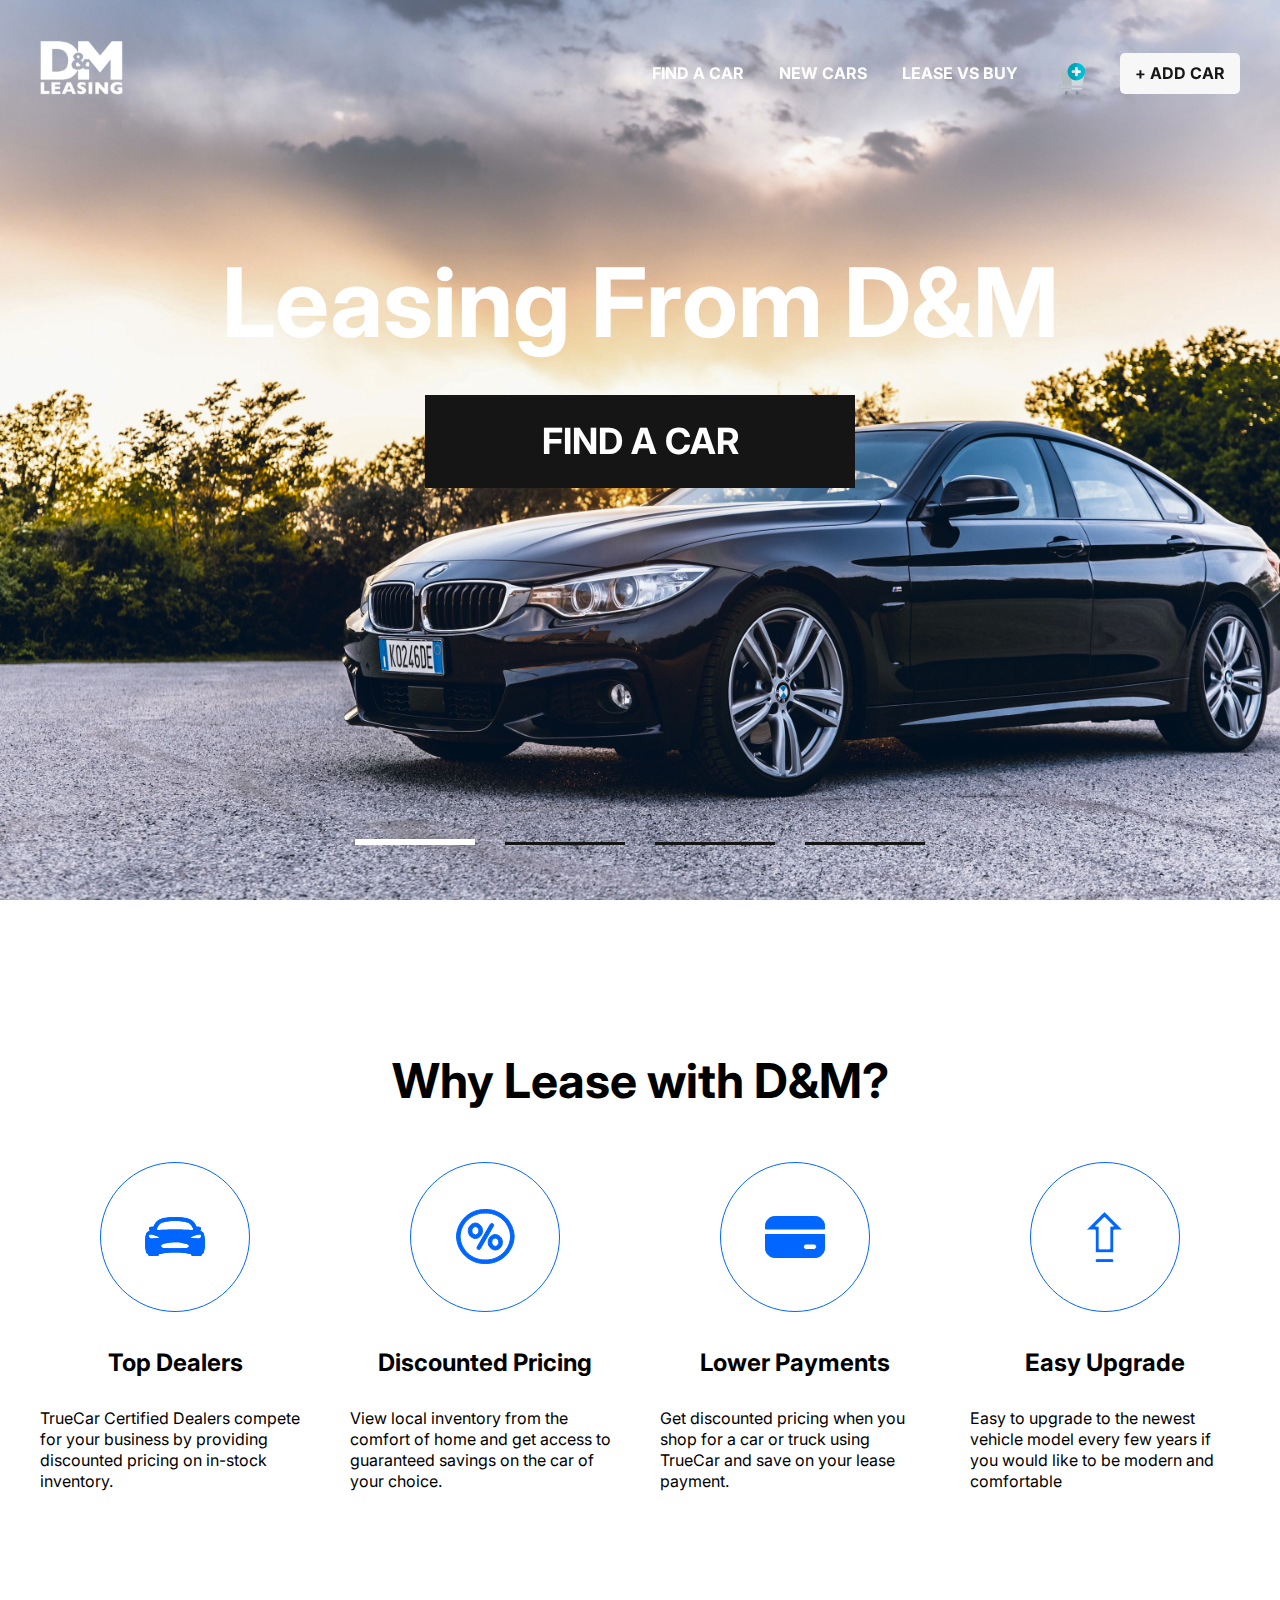
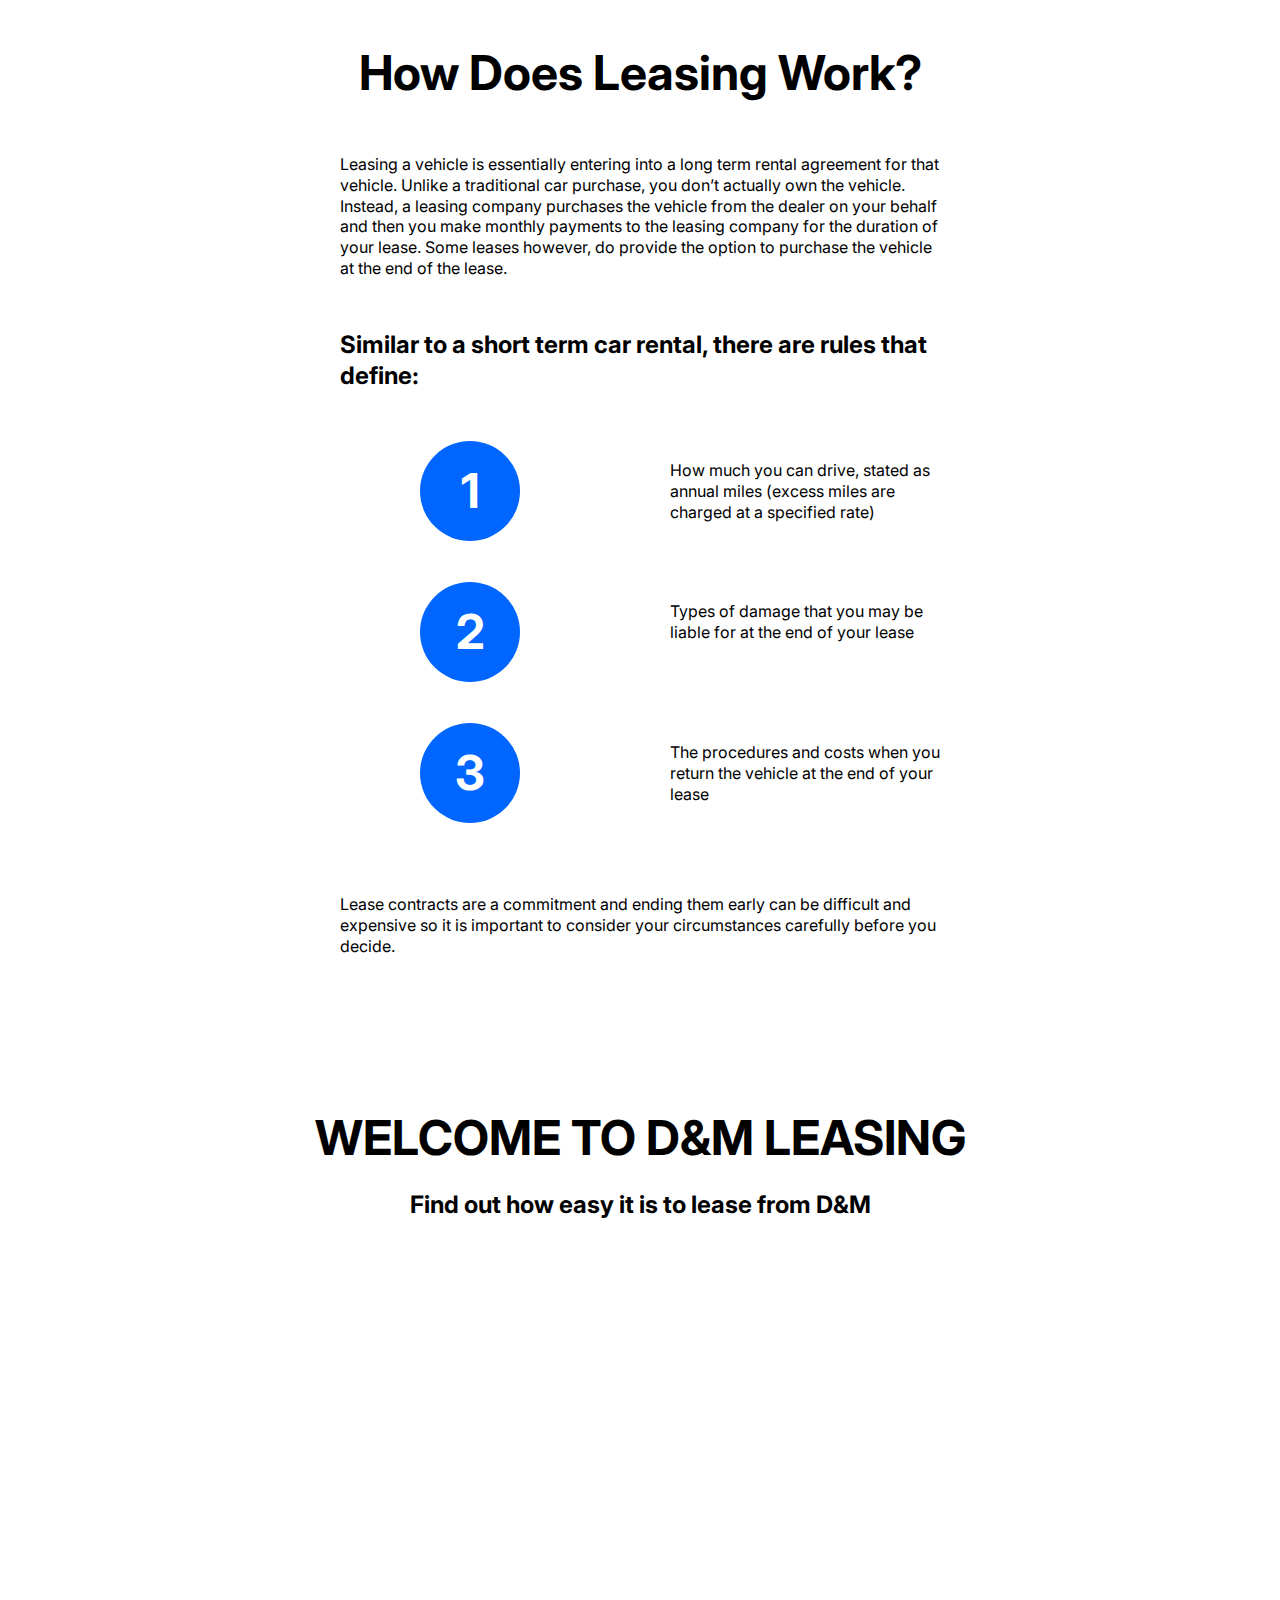
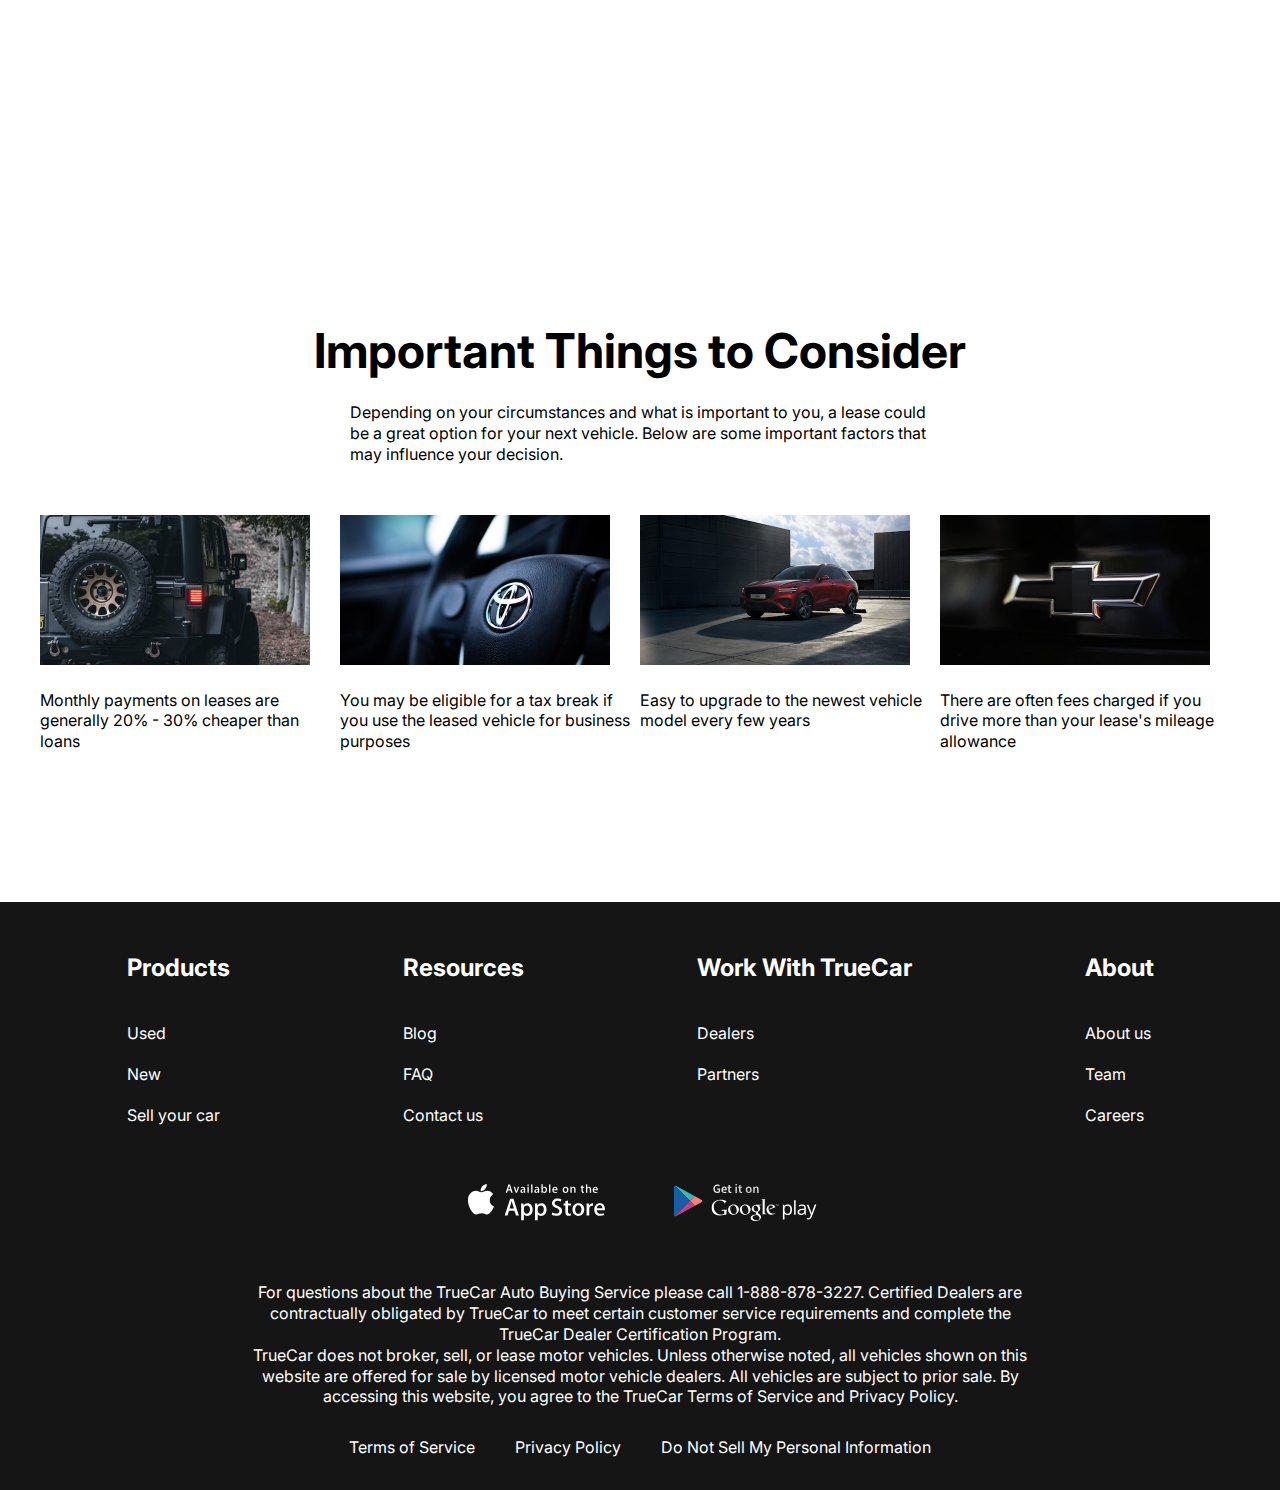
<file: Index.html>
<!doctype html>
<html lang="en">
<head>
    <meta charset="UTF-8">
    <meta name="viewport"
          content="width=device-width, user-scalable=no, initial-scale=1.0, maximum-scale=1.0, minimum-scale=1.0">
    <meta http-equiv="X-UA-Compatible" content="ie=edge">
    <title>D&M LEASING</title>
    <link rel="preconnect" href="https://fonts.googleapis.com">
    <link rel="preconnect" href="https://fonts.gstatic.com" crossorigin>
    <link href="https://fonts.googleapis.com/css2?family=Inter:wght@400;700&display=swap" rel="stylesheet">
    <link rel="stylesheet" href="https://cdn.jsdelivr.net/npm/swiper@11/swiper-bundle.min.css">
    <link rel="stylesheet" href="css/style.css">
</head>
<body>
    <div class="wrapper">
        <header class="header header-main">
            <div class="container">
                <div class="header__inner">
                    <a href="Index.html" class="logo">
                        <img src="images/logo.svg" alt=""  class="logo__img">
                    </a>
                    <nav class="menu">
                        <ul class="menu__list">
                            <li class="menu__list-item"><a href="find.html" class="menu__list-link">Find a car</a></li>
                            <li class="menu__list-item"><a href="new-cars.html" class="menu__list-link">NEW CARS</a></li>
                            <li class="menu__list-item"><a href="LEASE-VS-BUY.html" class="menu__list-link">LEASE VS BUY</a></li>
                            <li class="menu__list-item"><a href="favorite.html" class="menu__list-link menu__fav"><img src="images/like/add-to-cart.png"></a></li>
                            <li class="menu__list-item"><a href="add-car.html" class="menu__list-link menu__add">+ Add car</a></li>
                        </ul>
                    </nav>
                </div>
            </div>
        </header>

        <main class="main">
            <section class="top">
                <div class="container">
                    <h1 class="title">Leasing From D&M</h1>
                    <a href="find.html" class="top__link">FIND A CAR</a>
                </div>
            </section>
            <div class="slider">
                <div class="swiper">
                    <div class="swiper-wrapper">
                        <div class="swiper-slide" style="background-image: url(images/slide1.jpg)"></div>
                        <div class="swiper-slide" style="background-image: url(images/slide2.jpg)"></div>
                        <div class="swiper-slide" style="background-image: url(images/slide3.jpg)"></div>
                        <div class="swiper-slide" style="background-image: url(images/slide4.jpg)"></div>

                    </div>
                    <div class="swiper-pagination"></div>
                </div>
            </div>
            <section class="why-lease">
                <div class="container">
                    <h2 class="section-title">
                        Why Lease with D&M?
                    </h2>
                    <ul class="why-lease__list">
                        <li class="why-lease__item">
                            <img src="images/why-lease-1.svg" alt="" class="why-lease__item-img">
                            <h3 class="why-lease__item-title">
                                Top Dealers
                            </h3>
                            <p class="why-lease__item-text">
                                TrueCar Certified Dealers compete for your business by providing discounted pricing on in-stock inventory.
                            </p>
                        </li>
                        <li class="why-lease__item">
                            <img src="images/why-lease-2.svg" alt="" class="why-lease__item-img">
                            <h3 class="why-lease__item-title">
                                Discounted Pricing
                            </h3>
                            <p class="why-lease__item-text">
                                View local inventory from the comfort of home and get access to guaranteed savings on the car of your choice.
                            </p>
                        </li>
                        <li class="why-lease__item">
                            <img src="images/why-lease-3.svg" alt="" class="why-lease__item-img">
                            <h3 class="why-lease__item-title">
                                Lower Payments
                            </h3>
                            <p class="why-lease__item-text">
                                Get discounted pricing when you shop for a car or truck using TrueCar and save on your lease payment.
                            </p>
                        </li>
                        <li class="why-lease__item">
                            <img src="images/why-lease-4.svg" alt="" class="why-lease__item-img">
                            <h3 class="why-lease__item-title">
                                Easy Upgrade
                            </h3>
                            <p class="why-lease__item-text">
                                Easy to upgrade to the newest vehicle model every few years if you would like to be modern and comfortable
                            </p>
                        </li>
                    </ul>
                </div>
            </section>
            <section class="how-does">
                <div class="container">
                    <div class="how-does__inner">
                        <h2 class="section-title">
                            How Does Leasing Work?
                        </h2>
                        <p class="how-does__text">
                            Leasing a vehicle is essentially entering into a long term rental agreement for that vehicle.
                            Unlike a traditional car purchase, you don’t actually own the vehicle. Instead, a leasing
                            company purchases the vehicle from the dealer on your behalf and then you make monthly
                            payments to the leasing company for the duration of your lease. Some leases however, do
                            provide the option to purchase the vehicle at the end of the lease.
                        </p>
                        <h4 class="how__does-title">
                            Similar to a short term car rental, there are rules that define:
                        </h4>
                        <ol class="how__does-list">
                            <li class="how__does-item">
                                How much you can drive, stated as annual miles (excess miles are charged at a specified rate)
                            </li>
                            <li class="how__does-item">
                                Types of damage that you may be liable for at the end of your lease
                            </li>
                            <li class="how__does-item">
                                The procedures and costs when you return the vehicle at the end of your lease
                            </li>
                        </ol>
                        <p class="why-lease__item-text">
                            Lease contracts are a commitment and ending them early can be difficult and expensive
                            so it is important to consider your circumstances carefully before you decide.

                        </p>

                    </div>
                </div>
            </section>
            <section class="video">
                <div class="container">
                    <h2 class="section-title video__title">
                        WELCOME TO D&M LEASING
                    </h2>
                    <p class="video__text">
                        Find out how easy it is to lease from D&M
                    </p>
                    <iframe class="video__content" width="1000" height="500" src="https://www.youtube.com/embed/wUP-Md46S7Y?si=pMF3sEqlGal1o5lb"
                            title="YouTube video player" frameborder="0" allow="accelerometer; autoplay; clipboard-write; encrypted-media; gyroscope; picture-in-picture; web-share" allowfullscreen>
                    </iframe>
                </div>
            </section>
            <section class="important">
                <div class="container">
                    <h2 class="section-title important__title">
                        Important Things to Consider
                    </h2>
                    <p class="important__text">
                        Depending on your circumstances and what is important to you,
                        a lease could be a great option for your next vehicle.
                        Below are some important factors that may influence your decision.
                    </p>
                    <ul class="important__list">
                        <li class="important__item">
                            <img src="images/imp-1.jpg" alt="" class="important__item-img">
                            <p class="important__item-text">
                                Monthly payments on leases are generally 20% - 30% cheaper than loans
                            </p>
                        </li>
                        <li class="important__item">
                            <img src="images/imp-2.jpg" alt="" class="important__item-img">
                            <p class="important__item-text">
                                You may be eligible for a tax break if you use the leased vehicle for business purposes
                            </p>
                        </li>
                        <li class="important__item">
                            <img src="images/imp-3.jpg" alt="" class="important__item-img">
                            <p class="important__item-text">
                                Easy to upgrade to the newest vehicle model every few years
                            </p>
                        </li>
                        <li class="important__item">
                            <img src="images/imp-4.jpg" alt="" class="important__item-img">
                            <p class="important__item-text">
                                There are often fees charged if you drive more than your lease's mileage allowance
                            </p>
                        </li>
                    </ul>
                </div>
            </section>
        </main>
        <footer class="footer">
            <div class="container">
                <nav class="footer__menu">
                    <ul class="footer__menu-list">
                        <li class="footer__menu-item"><p class="footer__menu-title">Products</p></li>
                        <li class="footer__menu-item"><a href="#" class="footer__menu-link">Used</a></li>
                        <li class="footer__menu-item"><a href="#" class="footer__menu-link">New</a></li>
                        <li class="footer__menu-item"><a href="#" class="footer__menu-link">Sell your car</a></li></ul>
                    <ul class="footer__menu-list">
                        <li class="footer__menu-item"><p class="footer__menu-title">Resources</p></li>
                        <li class="footer__menu-item"><a href="#" class="footer__menu-link">Blog</a></li>
                        <li class="footer__menu-item"><a href="#" class="footer__menu-link">FAQ</a></li>
                        <li class="footer__menu-item"><a href="#" class="footer__menu-link">Contact us</a></li></ul>
                    <ul class="footer__menu-list">
                        <li class="footer__menu-item"><p class="footer__menu-title">Work With TrueCar</p></li>
                        <li class="footer__menu-item"><a href="#" class="footer__menu-link">Dealers</a></li>
                        <li class="footer__menu-item"><a href="#" class="footer__menu-link">Partners</a></li>
                        <li class="footer__menu-item"><a href="#" class="footer__menu-link"></a></li></ul>
                    <ul class="footer__menu-list">
                        <li class="footer__menu-item"><p class="footer__menu-title">About</p></li>
                        <li class="footer__menu-item"><a href="#" class="footer__menu-link">About us</a></li>
                        <li class="footer__menu-item"><a href="#" class="footer__menu-link">Team</a></li>
                        <li class="footer__menu-item"><a href="#" class="footer__menu-link">Careers</a></li></ul>
                </nav>
                <ul class="app">
                    <li class="app__item">
                        <a href="https://www.apple.com/app-store/" class="app__item-link">
                            <img class="app__item-img" src="images/app%20store.svg" alt="App Store">
                        </a>
                    </li>
                    <li class="app__item">
                        <a href="https://play.google.com/" class="app__item-link">
                            <img class="app__item-img" src="images/google%20play%20logo.svg" alt="Google Play">
                        </a>
                    </li>
                </ul>
                <div class="footer__copy">
                    <p class="footer__copy-text">
                        For questions about the TrueCar Auto Buying Service please call 1-888-878-3227.
                        Certified Dealers are contractually obligated by TrueCar to meet certain customer service requirements and complete the TrueCar Dealer Certification Program.
                    </p>
                    <p class="footer__copy-text">
                        TrueCar does not broker, sell, or lease motor vehicles. Unless otherwise noted, all vehicles shown on this website are offered for sale by licensed motor vehicle dealers. All vehicles are subject to prior sale. By accessing this website, you agree to the TrueCar Terms of Service and Privacy Policy.
                    </p>
                </div>
                <nav class="copy__nav">
                    <ul class="copy__nav-list">
                        <li class="copy__nav-item"><a href="#" class="copy__nav-link">Terms of Service</a></li>
                        <li class="copy__nav-item"><a href="#" class="copy__nav-link">Privacy Policy</a></li>
                        <li class="copy__nav-item"><a href="#" class="copy__nav-link">Do Not Sell My Personal Information</a></li>
                    </ul>
                </nav>
            </div>
        </footer>
    </div>
    <script src="https://cdn.jsdelivr.net/npm/swiper@11/swiper-bundle.min.js"></script>
    <script src="js/main.js"></script>
</body>
</html>
</file>
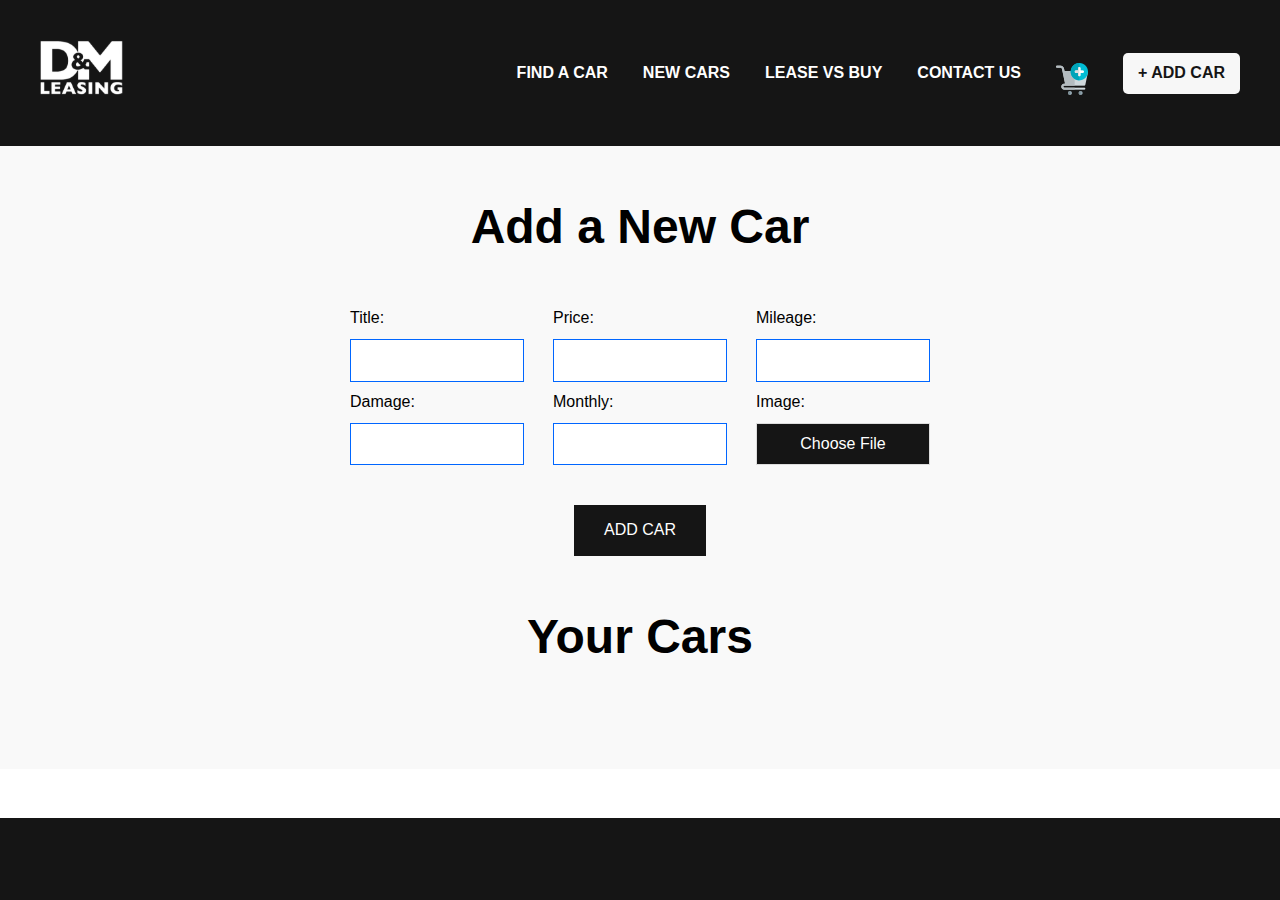
<file: add-car.html>
<!doctype html>
<html lang="en">
<head>
    <meta charset="UTF-8">
    <meta name="viewport" content="width=device-width, initial-scale=1.0">
    <title>Add Car</title>
    <link rel="stylesheet" href="css/style.css">
    <link rel="stylesheet" href="css/add-style.css">


</head>
<body>
<div class="wrapper">
    <header class="header">
        <div class="container">
            <div class="header__inner">
                <a href="Index.html" class="logo">
                    <img src="images/logo.svg" alt="" class="logo__img">
                </a>
                <nav class="menu">
                    <ul class="menu__list">
                        <li class="menu__list-item"><a href="find.html" class="menu__list-link">Find a car</a></li>
                        <li class="menu__list-item"><a href="new-cars.html" class="menu__list-link">NEW CARS</a></li>
                        <li class="menu__list-item"><a href="LEASE-VS-BUY.html" class="menu__list-link">LEASE VS BUY</a></li>
                        <li class="menu__list-item"><a href="Contacts.html" class="menu__list-link">CONTACT US</a></li>
                        <li class="menu__list-item"><a href="favorite.html" class="menu__list-link menu__fav"><img src="images/like/add-to-cart.png"></a></li>
                        <li class="menu__list-item"><a href="add-car.html" class="menu__list-link menu__list-link--active menu__add">+ Add car</a></li>
                    </ul>
                </nav>
            </div>
        </div>
    </header>

    <main class="main">
        <section class="add-car-section">
            <div class="container">
                <h2 class="section-title">Add a New Car</h2>
                <form id="addCarForm" class="add-car-form">
                    <div class="form__input-wrapper">
                        <label for="carTitle">Title:</label>
                        <input type="text" id="carTitle" name="title" class="form__input" required>
                    </div>

                    <div class="form__input-wrapper">
                        <label for="carPrice">Price:</label>
                        <input type="text" id="carPrice" name="price" class="form__input" required>
                    </div>

                    <div class="form__input-wrapper">
                        <label for="carMileage">Mileage:</label>
                        <input type="text" id="carMileage" name="mileage" class="form__input" required>
                    </div>

                    <div class="form__input-wrapper">
                        <label for="carDamage">Damage:</label>
                        <input type="text" id="carDamage" name="damage" class="form__input" required>
                    </div>

                    <div class="form__input-wrapper">
                        <label for="carMonthly">Monthly:</label>
                        <input type="text" id="carMonthly" name="monthly" class="form__input" required>
                    </div>

                    <div class="form__input-wrapper">
                        <label for="carImage">Image:</label>
                        <div class="file-input-wrapper">
                            <input type="file" id="carImage" name="image" class="form__input file-input" accept="image/*" required>
                            <span class="file-input-label">Choose File</span>
                        </div>
                    </div>

                    <button type="submit" class="form__btn">Add Car</button>
                </form>

                <h2 class="section-title">Your Cars</h2>
                <div id="carList" class="results-container"></div>
            </div>
        </section>
    </main>

    <footer class="footer">
        <div class="container">
        </div>
    </footer>
</div>

<script>
    document.addEventListener('DOMContentLoaded', function() {
        const carList = document.getElementById('carList');
        const addCarForm = document.getElementById('addCarForm');

        function getCarsFromLocalStorage() {
            const cars = localStorage.getItem('cars');
            return cars ? JSON.parse(cars) : [];
        }

        function setCarsToLocalStorage(cars) {
            localStorage.setItem('cars', JSON.stringify(cars));
        }

        function renderCars(cars) {
            carList.innerHTML = '';
            cars.forEach(car => {
                const card = document.createElement('div');
                card.className = 'card';
                card.innerHTML = `
                <img class="card__img" src="${car.imageUrl}" alt="${car.title}">
                <div class="card__content">
                    <h4 class="card__title">${car.title}</h4>
                    <p class="card__text price">starting from ${car.price}</p>
                    <p class="card__text mileage">Mileage ${car.mileage}</p>
                    <p class="card__text damage">${car.damage}</p>
                    <p class="card__price">${car.monthly}</p>
                    <img class="card__img__favorite" src="images/like/heart.png" alt="Favorite">
                    <img class="edit-btn" src="images/like/pencil.png" alt="Edit" style="cursor: pointer;">
                </div>
                <a href="#" class="card__link">see details</a>
            `;
                carList.appendChild(card);
            });
        }

        addCarForm.addEventListener('submit', function (e) {
            e.preventDefault();

            const title = document.getElementById('carTitle').value;
            const price = document.getElementById('carPrice').value;
            const mileage = document.getElementById('carMileage').value;
            const damage = document.getElementById('carDamage').value;
            const monthly = document.getElementById('carMonthly').value;
            const imageFile = document.getElementById('carImage').files[0];

            const reader = new FileReader();
            reader.onload = function (event) {
                const imageUrl = event.target.result;
                const newCar = {
                    title,
                    price,
                    mileage,
                    damage,
                    monthly,
                    imageUrl
                };

                let cars = getCarsFromLocalStorage();
                cars.push(newCar);
                setCarsToLocalStorage(cars);
                renderCars(cars);
                alert('Car added successfully!');
                addCarForm.reset();
            };
            reader.readAsDataURL(imageFile);
        });

        renderCars(getCarsFromLocalStorage());
    });
</script>
</body>
</html>
</file>
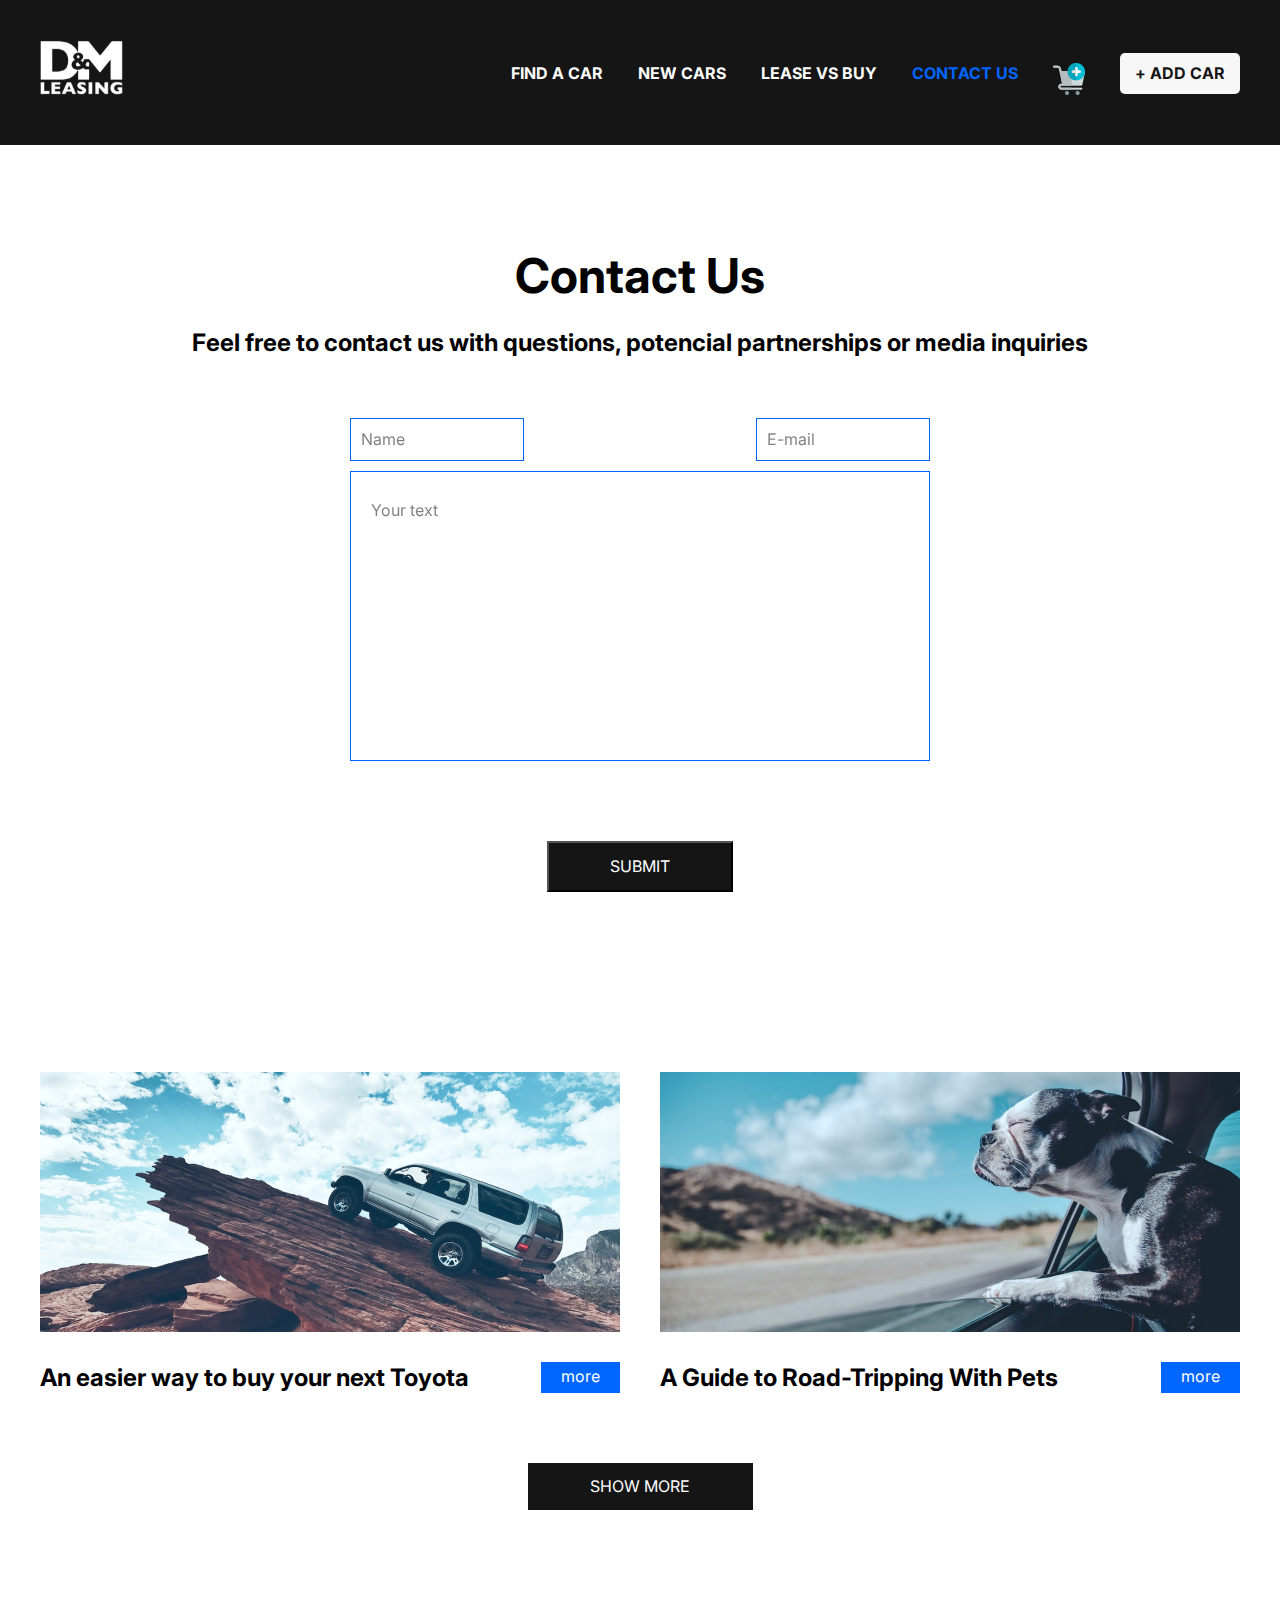
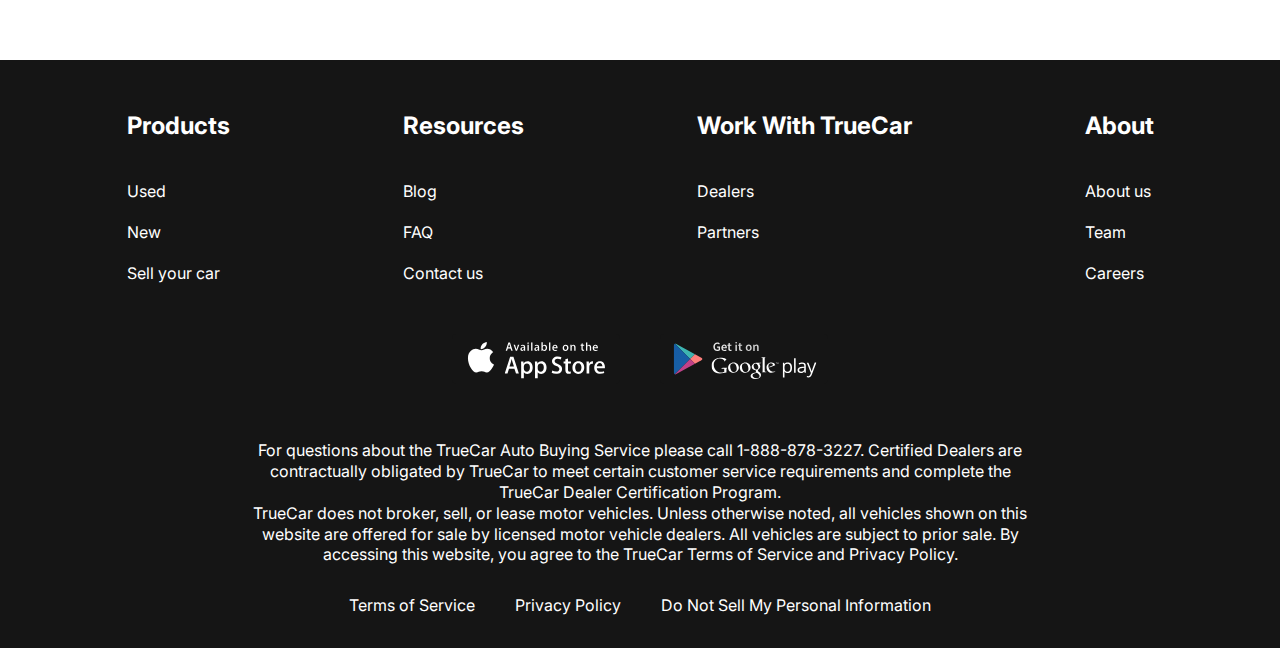
<file: Contacts.html>
<!doctype html>
<html lang="en">
<head>
    <meta charset="UTF-8">
    <meta name="viewport"
          content="width=device-width, user-scalable=no, initial-scale=1.0, maximum-scale=1.0, minimum-scale=1.0">
    <meta http-equiv="X-UA-Compatible" content="ie=edge">
    <title>D&M LEASING</title>
    <link rel="preconnect" href="https://fonts.googleapis.com">
    <link rel="preconnect" href="https://fonts.gstatic.com" crossorigin>
    <link href="https://fonts.googleapis.com/css2?family=Inter:wght@400;700&display=swap" rel="stylesheet">
    <link rel="stylesheet" href="css/style.css">
</head>
<body>
    <div class="wrapper">
        <header class="header">
            <div class="container">
                <div class="header__inner">
                    <a href="Index.html" class="logo">
                        <img src="images/logo.svg" alt="" class="logo__img">
                    </a>
                    <nav class="menu">
                        <ul class="menu__list">
                            <li class="menu__list-item"><a href="find.html" class="menu__list-link">Find a car</a></li>
                            <li class="menu__list-item"><a href="new-cars.html" class="menu__list-link">NEW CARS</a></li>
                            <li class="menu__list-item"><a href="LEASE-VS-BUY.html" class="menu__list-link">LEASE VS BUY</a></li>
                            <li class="menu__list-item"><a href="Contacts.html" class="menu__list-link menu__list-link--active">CONTACT US</a></li>
                            <li class="menu__list-item"><a href="favorite.html" class="menu__list-link menu__fav"><img src="images/like/add-to-cart.png"></a></li>
                            <li class="menu__list-item"><a href="add-car.html" class="menu__list-link menu__add">+ Add car</a></li>
                        </ul>
                    </nav>
                </div>
            </div>
        </header>

        <main class="main">
            <section class="contacts">
                <div class="container">
                    <h2 class="section-title contacts__title">
                        Contact Us
                    </h2>
                    <p class="contacts__text">
                        Feel free to contact us with questions, potencial partnerships or media inquiries
                    </p>
                    <form action="#" class="form">
                        <input type="password" class="form__input" type="text" placeholder="Name">
                        <input type="text" class="form__input" type="email" placeholder="E-mail">
                        <textarea class="form__textarea" placeholder="Your text" ></textarea>
                        <button class="form__btn" type="submit">SUBMIT</button>
                    </form>
                </div>
            </section>
            <section class="blog">
                <div class="container">
                    <div class="blog__items">
                        <div class="blog__item">
                            <img src="images/blog-1.jpg" alt="" class="blog__item-img">
                            <h4 class="blog__item-title">
                                An easier way to buy your next Toyota
                            </h4>
                            <a href="#" class="blog__item-link">more</a>
                        </div>
                        <div class="blog__item">
                            <img src="images/blog-2.jpg" alt="" class="blog__item-img">
                            <h4 class="blog__item-title">
                                A Guide to Road-Tripping With Pets
                            </h4>
                            <a href="#" class="blog__item-link">more</a>
                        </div>
                    </div>
                    <a href="#" class="showmore-link" >SHOW MORE</a>
                </div>
            </section>
        </main>
        <footer class="footer">
            <div class="container">
                <nav class="footer__menu">
                    <ul class="footer__menu-list">
                        <li class="footer__menu-item"><p class="footer__menu-title">Products</p></li>
                        <li class="footer__menu-item"><a href="#" class="footer__menu-link">Used</a></li>
                        <li class="footer__menu-item"><a href="#" class="footer__menu-link">New</a></li>
                        <li class="footer__menu-item"><a href="#" class="footer__menu-link">Sell your car</a></li></ul>
                    <ul class="footer__menu-list">
                        <li class="footer__menu-item"><p class="footer__menu-title">Resources</p></li>
                        <li class="footer__menu-item"><a href="#" class="footer__menu-link">Blog</a></li>
                        <li class="footer__menu-item"><a href="#" class="footer__menu-link">FAQ</a></li>
                        <li class="footer__menu-item"><a href="#" class="footer__menu-link">Contact us</a></li></ul>
                    <ul class="footer__menu-list">
                        <li class="footer__menu-item"><p class="footer__menu-title">Work With TrueCar</p></li>
                        <li class="footer__menu-item"><a href="#" class="footer__menu-link">Dealers</a></li>
                        <li class="footer__menu-item"><a href="#" class="footer__menu-link">Partners</a></li>
                        <li class="footer__menu-item"><a href="#" class="footer__menu-link"></a></li></ul>
                    <ul class="footer__menu-list">
                        <li class="footer__menu-item"><p class="footer__menu-title">About</p></li>
                        <li class="footer__menu-item"><a href="#" class="footer__menu-link">About us</a></li>
                        <li class="footer__menu-item"><a href="#" class="footer__menu-link">Team</a></li>
                        <li class="footer__menu-item"><a href="#" class="footer__menu-link">Careers</a></li></ul>
                </nav>
                <ul class="app">
                    <li class="app__item">
                        <a href="#" class="app__item-link">
                            <img class="app__item-img" src="images/app%20store.svg" alt="App Store">
                        </a>
                    </li>
                    <li class="app__item">
                        <a href="#" class="app__item-link">
                            <img class="app__item-img" src="images/google%20play%20logo.svg" alt="Google Play">
                        </a>
                    </li>
                </ul>
                <div class="footer__copy">
                    <p class="footer__copy-text">
                        For questions about the TrueCar Auto Buying Service please call 1-888-878-3227.
                        Certified Dealers are contractually obligated by TrueCar to meet certain customer service requirements and complete the TrueCar Dealer Certification Program.
                    </p>
                    <p class="footer__copy-text">
                        TrueCar does not broker, sell, or lease motor vehicles. Unless otherwise noted, all vehicles shown on this website are offered for sale by licensed motor vehicle dealers. All vehicles are subject to prior sale. By accessing this website, you agree to the TrueCar Terms of Service and Privacy Policy.
                    </p>
                </div>
                <nav class="copy__nav">
                    <ul class="copy__nav-list">
                        <li class="copy__nav-item"><a href="#" class="copy__nav-link">Terms of Service</a></li>
                        <li class="copy__nav-item"><a href="#" class="copy__nav-link">Privacy Policy</a></li>
                        <li class="copy__nav-item"><a href="#" class="copy__nav-link">Do Not Sell My Personal Information</a></li>
                    </ul>
                </nav>
            </div>
        </footer>
    </div>
</body>
</html>
</file>
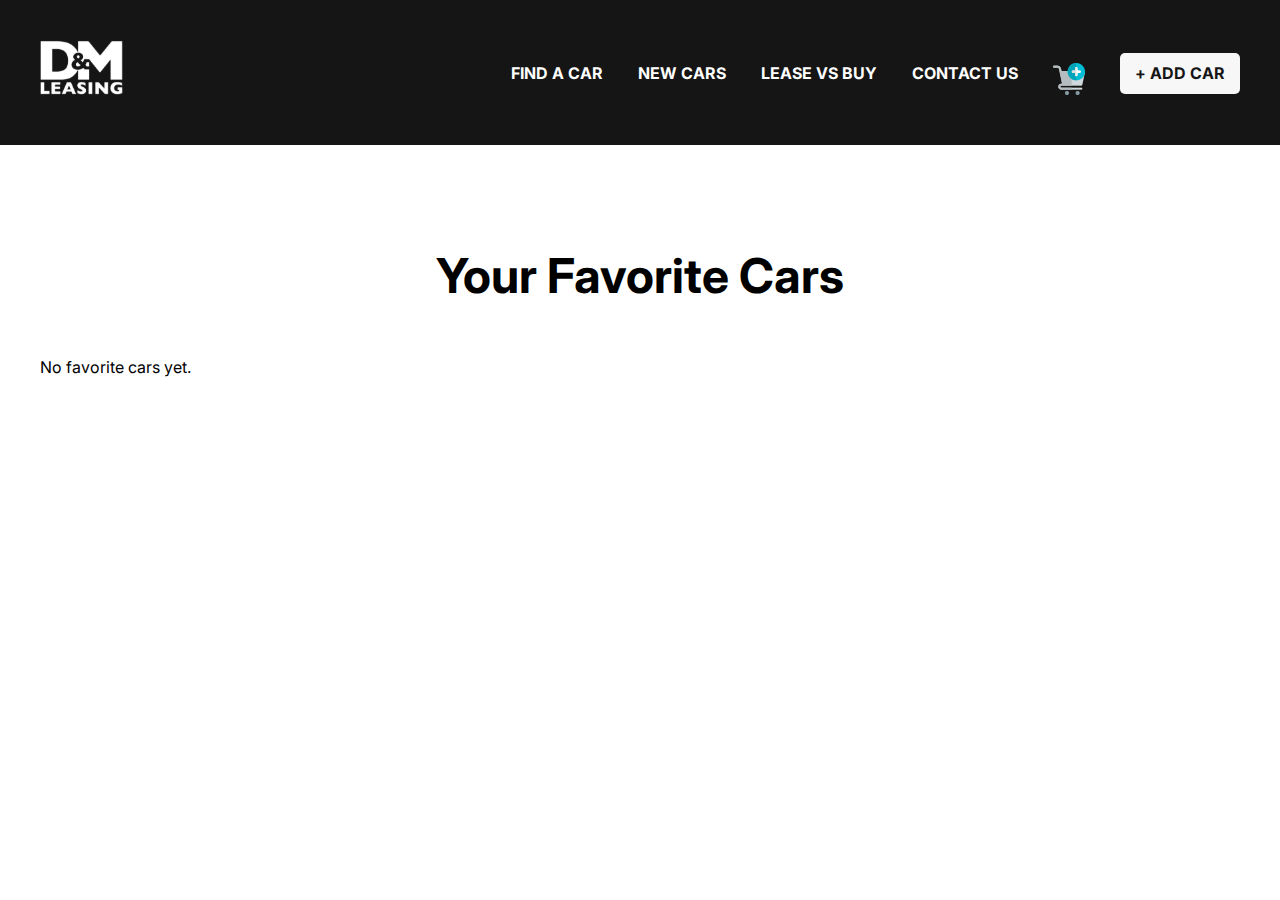
<file: favorite.html>
<!doctype html>
<html lang="en">
<head>
    <meta charset="UTF-8">
    <meta name="viewport"
          content="width=device-width, user-scalable=no, initial-scale=1.0, maximum-scale=1.0, minimum-scale=1.0">
    <meta http-equiv="X-UA-Compatible" content="ie=edge">
    <title>D&M LEASING</title>
    <link rel="preconnect" href="https://fonts.googleapis.com">
    <link rel="preconnect" href="https://fonts.gstatic.com" crossorigin>
    <link href="https://fonts.googleapis.com/css2?family=Inter:wght@400;700&display=swap" rel="stylesheet">
    <link rel="stylesheet" href="css/style.css">
</head>
<body>
<div class="wrapper">
    <header class="header">
        <div class="container">
            <div class="header__inner">
                <a href="Index.html" class="logo">
                    <img src="images/logo.svg" alt="" class="logo__img">
                </a>
                <nav class="menu">
                    <ul class="menu__list">
                        <li class="menu__list-item"><a href="find.html" class="menu__list-link">Find a car</a></li>
                        <li class="menu__list-item"><a href="new-cars.html" class="menu__list-link">NEW CARS</a></li>
                        <li class="menu__list-item"><a href="LEASE-VS-BUY.html" class="menu__list-link">LEASE VS BUY</a></li>
                        <li class="menu__list-item"><a href="Contacts.html" class="menu__list-link">CONTACT US</a></li>
                        <li class="menu__list-item"><a href="favorite.html" class="menu__list-link menu__list-link--active menu__fav"> <img src="images/like/add-to-cart.png"></a></li>
                        <li class="menu__list-item"><a href="add-car.html" class="menu__list-link menu__add">+ Add car</a></li>
                    </ul>
                </nav>
            </div>
        </div>
    </header>

    <main class="main">
        <section class="choose">
            <div class="container">
                <h2 class="section-title">Your Favorite Cars</h2>
                <div class="tabs">
                    <div class="tabs__content">
                        <div class="tabs__content-item" id="content-1">
                        </div>
                    </div>
                </div>
            </div>
        </section>
    </main>
</div>
<script src="js/favorites.js">
</script>
<script src="js/like.js"></script>

</body>
</html>
</file>
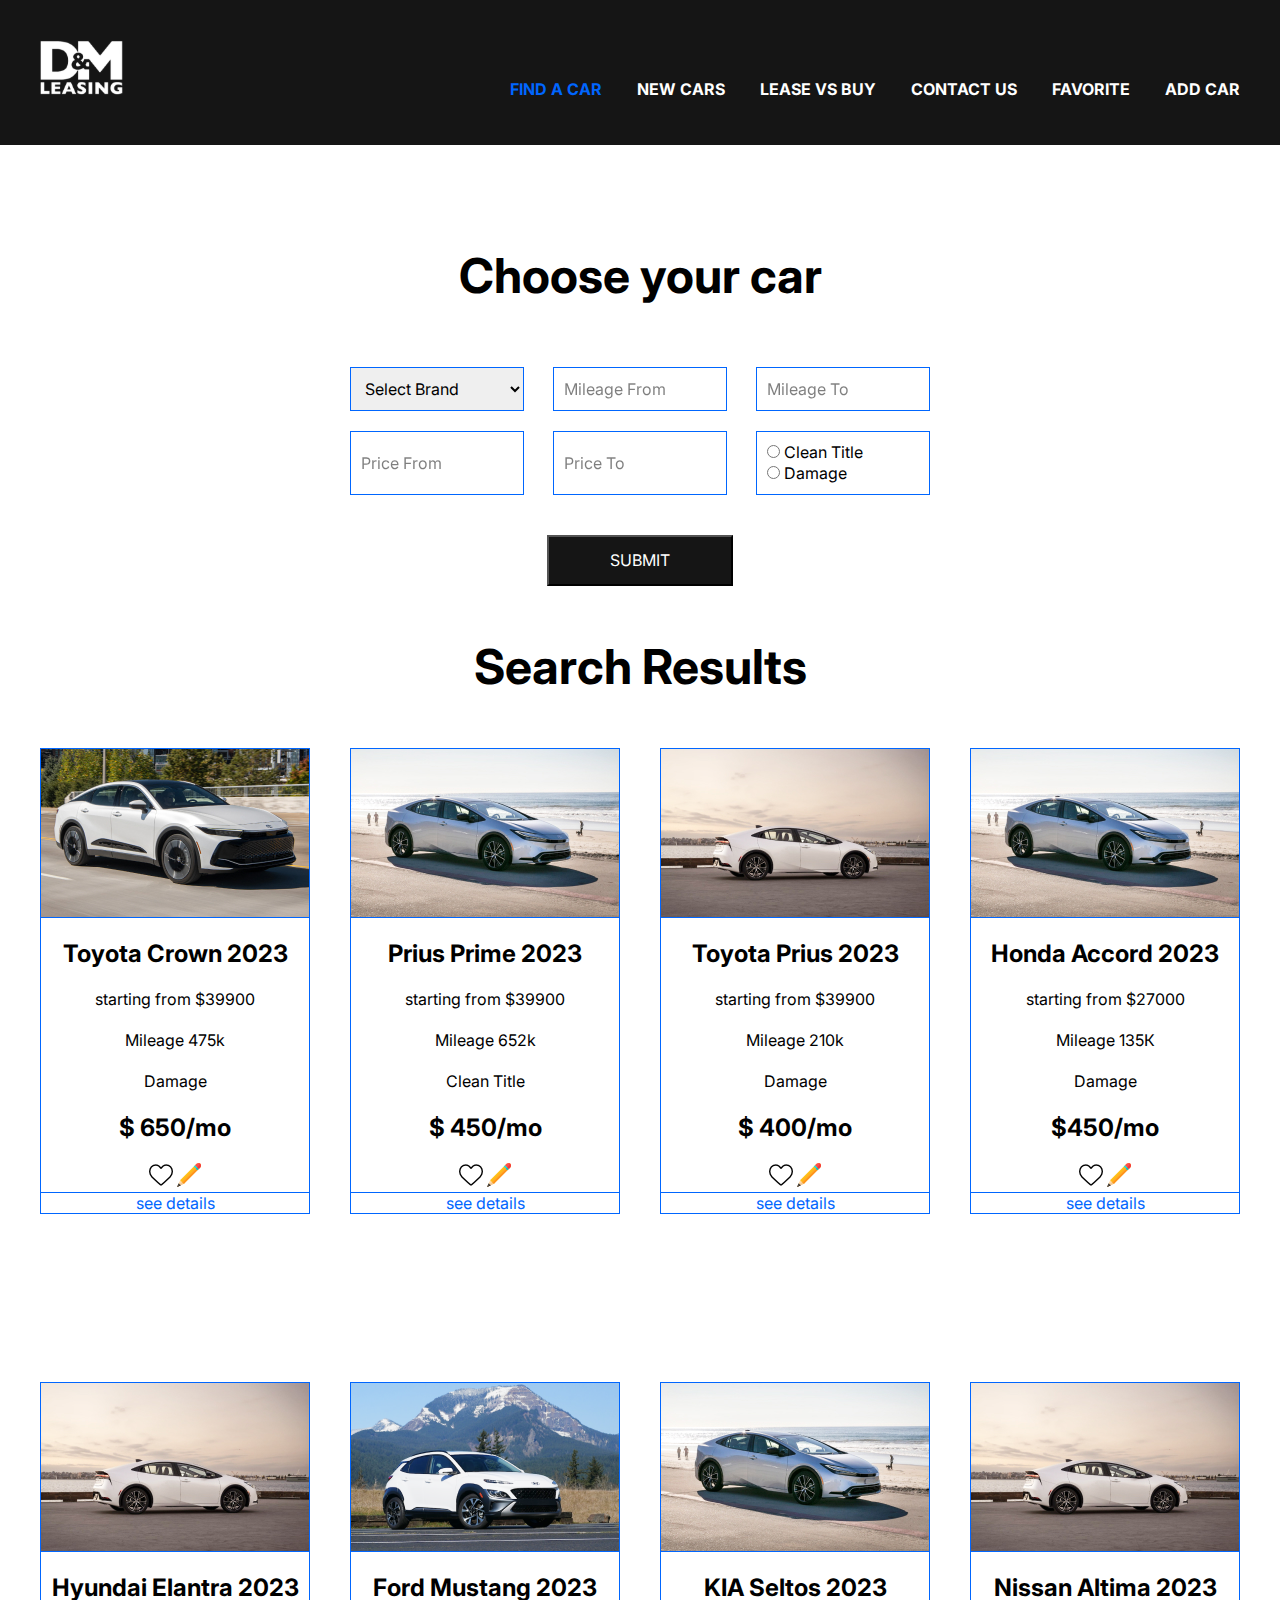
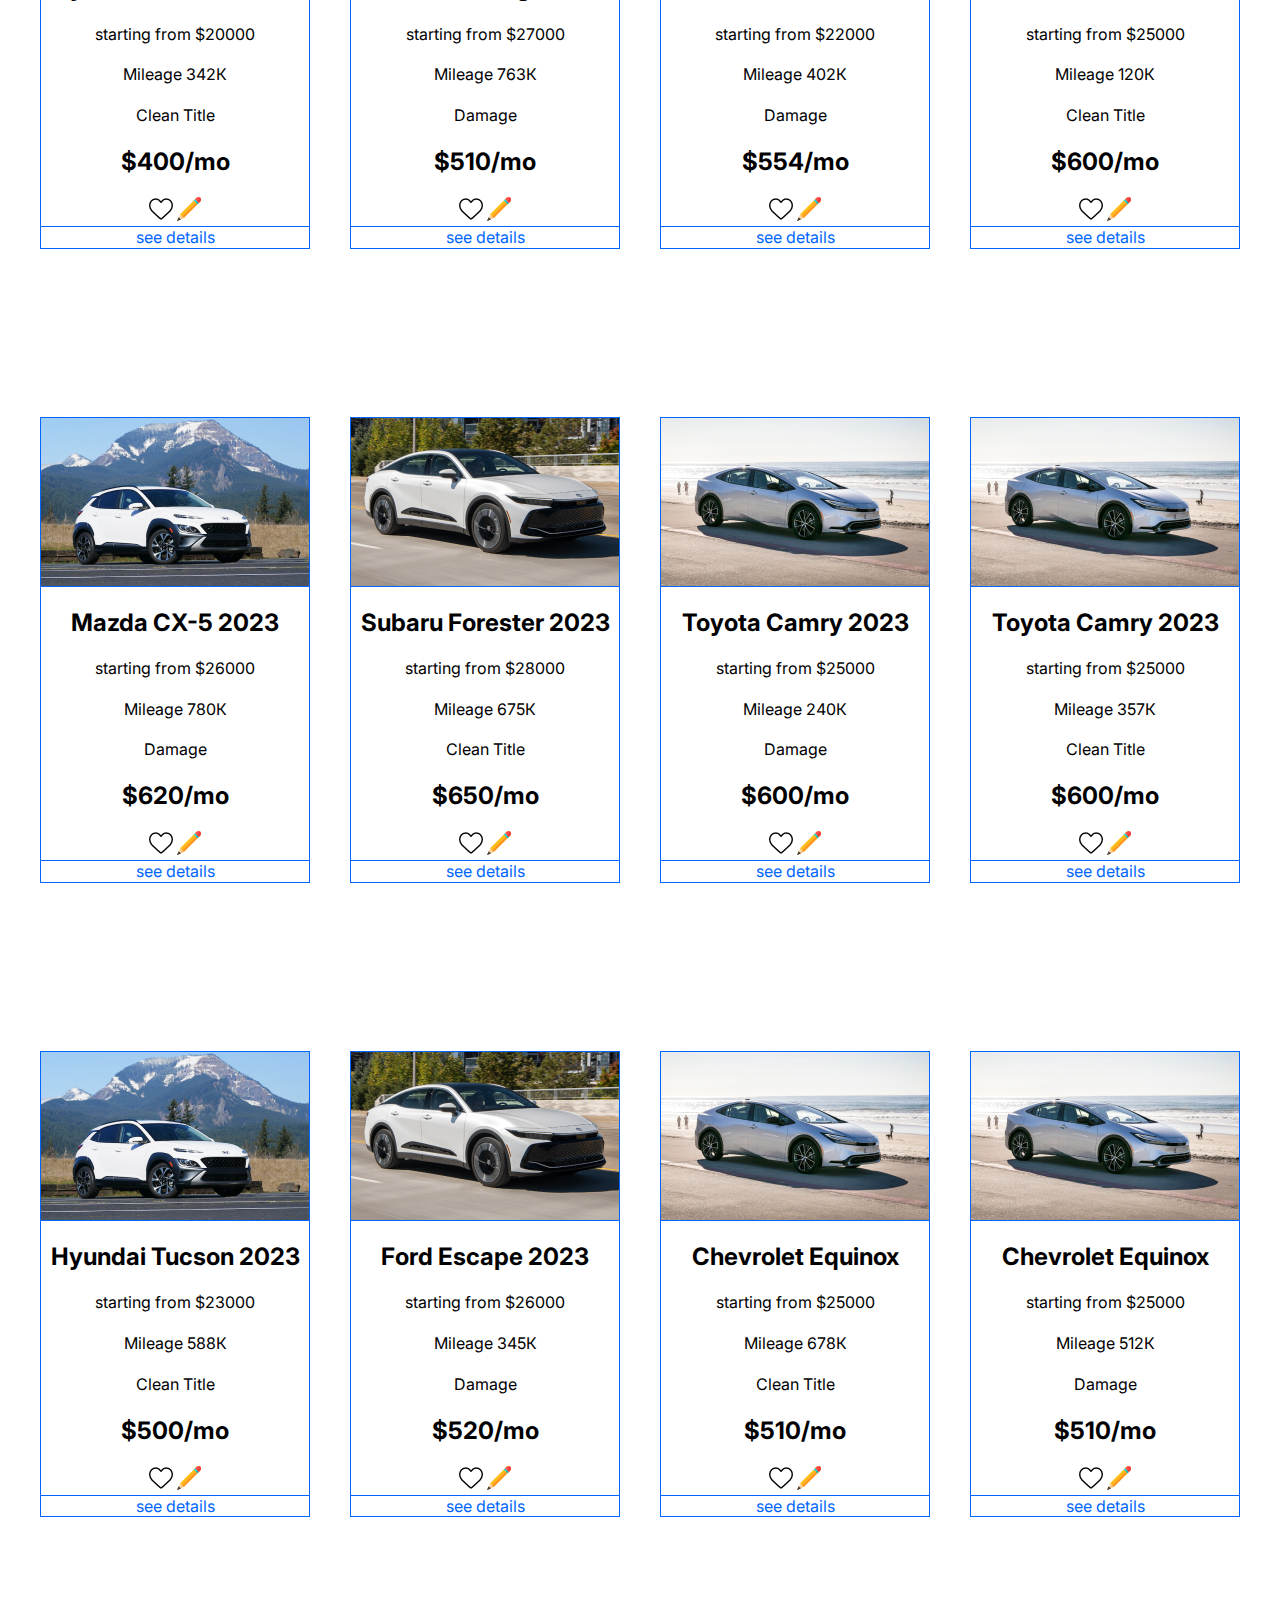
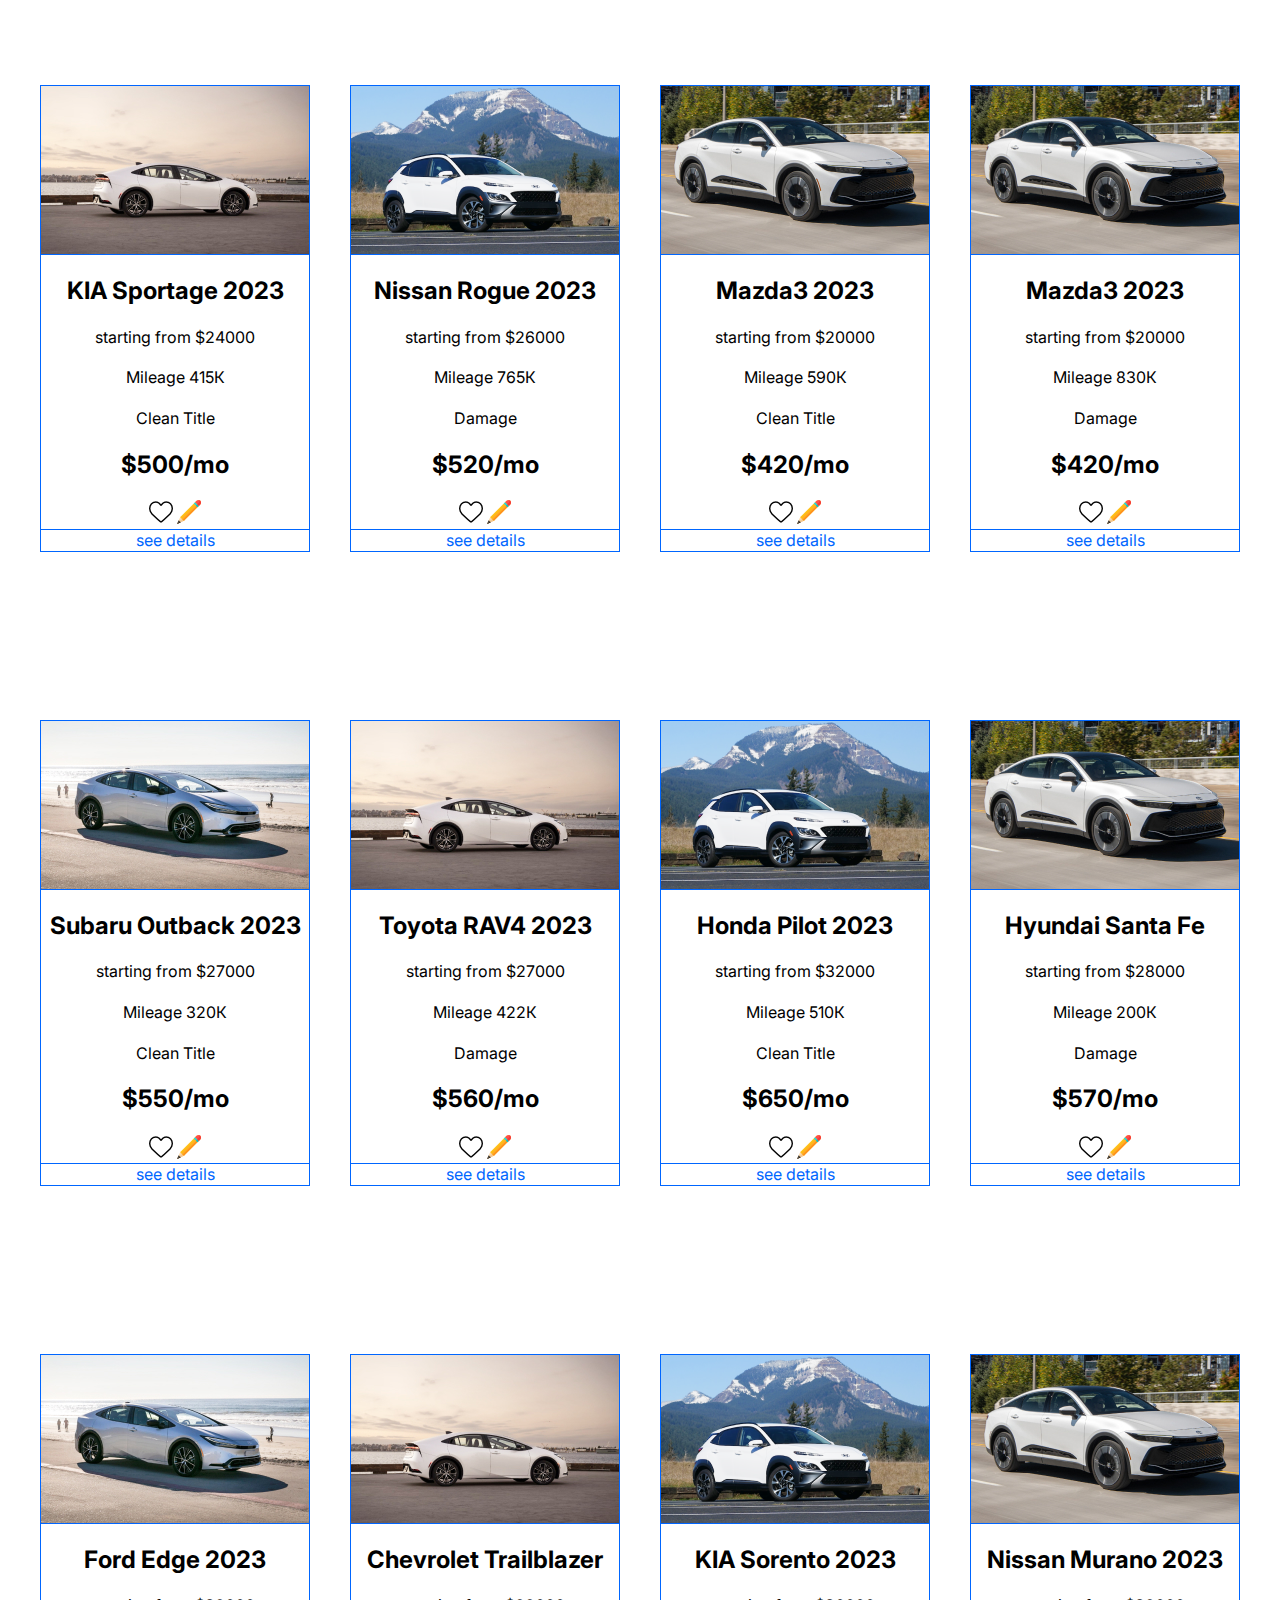
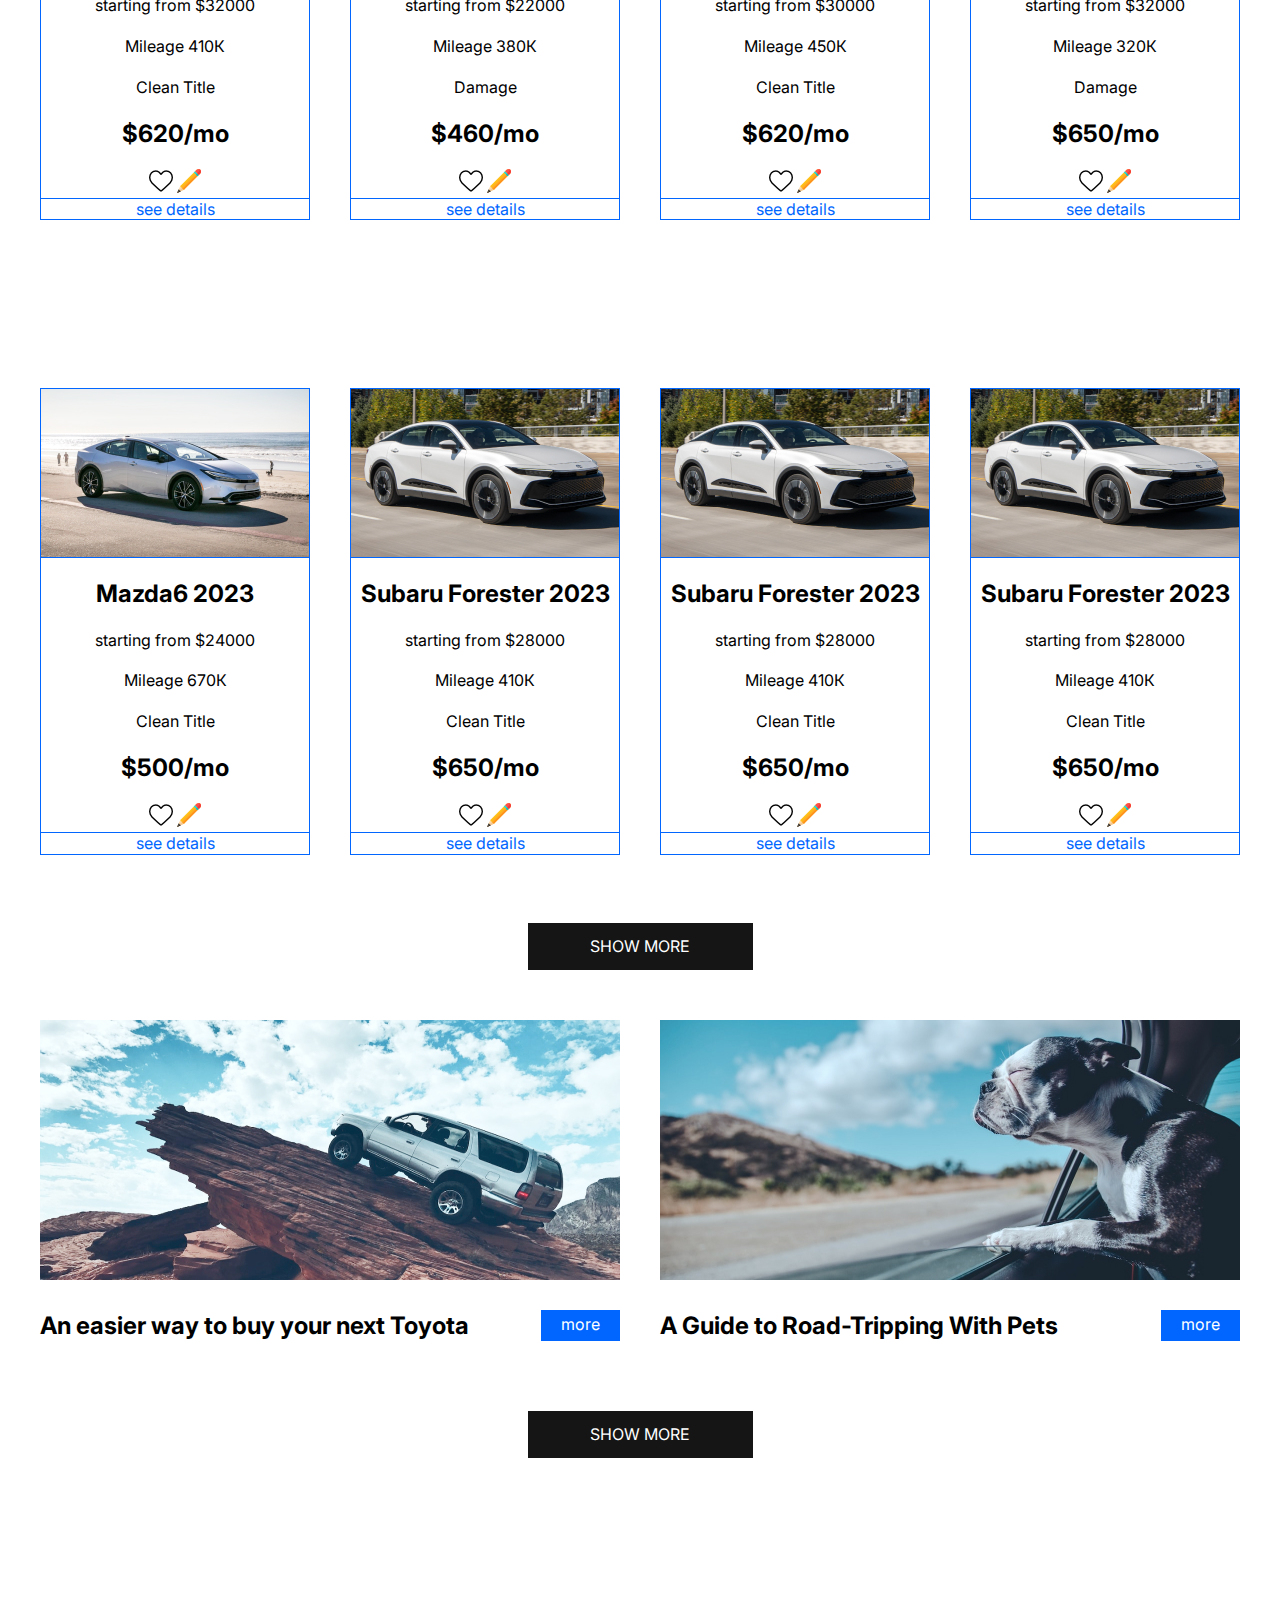
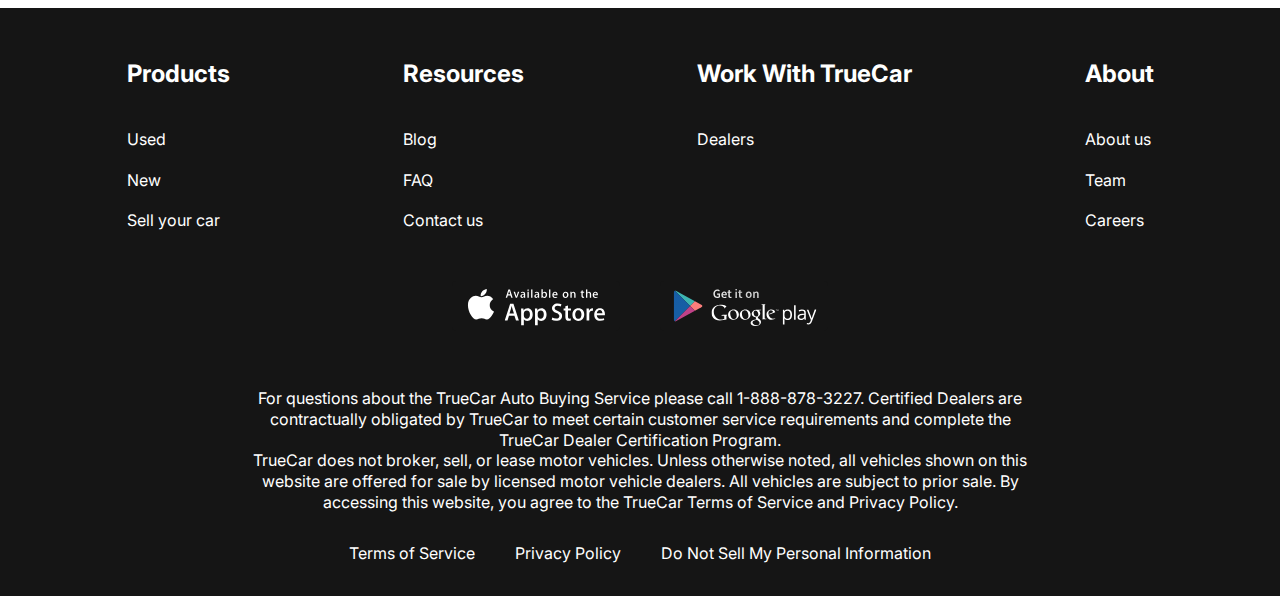
<file: find — копия.html>
<!doctype html>
<html lang="en">
<head>
    <meta charset="UTF-8">
    <meta name="viewport"
          content="width=device-width, user-scalable=no, initial-scale=1.0, maximum-scale=1.0, minimum-scale=1.0">
    <meta http-equiv="X-UA-Compatible" content="ie=edge">
    <title>D&M LEASING</title>
    <link rel="preconnect" href="https://fonts.googleapis.com">
    <link rel="preconnect" href="https://fonts.gstatic.com" crossorigin>
    <link href="https://fonts.googleapis.com/css2?family=Inter:wght@400;700&display=swap" rel="stylesheet">
    <link rel="stylesheet" href="css/style.css">

   <script src="js/like.js"></script>
   <script src="js/favorites-edit.js"></script>
   <script src="js/visio.js"></script>
   <script src="js/load-cars.js"></script>


    <script>
        document.addEventListener('DOMContentLoaded', function () {
            const searchForm = document.querySelector('.search-form');
            const brandSelect = document.querySelector('select[name="brand"]');
            const mileageFromInput = document.querySelector('input[name="mileage_from"]');
            const mileageToInput = document.querySelector('input[name="mileage_to"]');
            const priceFromInput = document.querySelector('input[name="price_from"]');
            const priceToInput = document.querySelector('input[name="price_to"]');
            const statusInputs = document.querySelectorAll('input[name="status"]');
            const cards = document.querySelectorAll('.card');

            searchForm.addEventListener('submit', function (event) {
                event.preventDefault();

                const selectedBrand = brandSelect.value.toLowerCase();
                const mileageFrom = parseInt(mileageFromInput.value) || 0;
                const mileageTo = parseInt(mileageToInput.value) || 1000000;
                const priceFrom = parseInt(priceFromInput.value) || 0;
                const priceTo = parseInt(priceToInput.value) || 1000000;
                let selectedStatus = '';

                statusInputs.forEach(input => {
                    if (input.checked) {
                        selectedStatus = input.value.toLowerCase();
                    }
                });

                cards.forEach(card => {
                    const title = card.querySelector('.card__title').textContent.toLowerCase();
                    const mileageText = card.querySelector('.mileage').textContent.toLowerCase();
                    const priceText = card.querySelector('.price').textContent.toLowerCase();
                    const damageText = card.querySelector('.damage').textContent.toLowerCase();

                    let mileageValue = 0;
                    if (mileageText.includes('k') || mileageText.includes('к')) {
                        mileageValue = parseFloat(mileageText.replace('mileage ', '').replace('k', '').replace('к', '')) * 1000;
                    } else {
                        mileageValue = parseFloat(mileageText.replace('mileage ', ''));
                    }

                    const priceValue = parseFloat(priceText.replace('starting from $', ''));

                    const matchesBrand = selectedBrand === "" || title.includes(selectedBrand);
                    const matchesMileage = mileageValue >= mileageFrom && mileageValue <= mileageTo;
                    const matchesPrice = priceValue >= priceFrom && priceValue <= priceTo;
                    const matchesStatus = selectedStatus === '' || damageText.includes(selectedStatus);

                    if (matchesBrand && matchesMileage && matchesPrice && matchesStatus) {
                        card.style.display = 'block';
                    } else {
                        card.style.display = 'none';
                    }
                });
            });
        });
    </script>
</head>
<body>
<div class="wrapper">
    <header class="header">
        <div class="container">
            <div class="header__inner">
                <a href="Index.html" class="logo">
                    <img src="images/logo.svg" alt="" class="logo__img">
                </a>
                <nav class="menu">
                    <ul class="menu__list">
                        <li class="menu__list-item"><a href="find.html" class="menu__list-link menu__list-link--active">Find a car</a></li>
                        <li class="menu__list-item"><a href="new-cars.html" class="menu__list-link">NEW CARS</a></li>
                        <li class="menu__list-item"><a href="LEASE-VS-BUY.html" class="menu__list-link">LEASE VS BUY</a></li>
                        <li class="menu__list-item"><a href="Contacts.html" class="menu__list-link">CONTACT US</a></li>
                        <li class="menu__list-item"><a href="favorite.html" class="menu__list-link">Favorite</a></li>
                        <li class="menu__list-item"><a href="add-car.html" class="menu__list-link">Add car</a></li>
                    </ul>
                </nav>
            </div>
        </div>
    </header>

    <main class="main">
        <section class="choose">
            <div class="container">
                <h2 class="section-title">
                    Choose your car
                </h2>
                <div class="finder">
                    <form class="search-form">
                        <select class="form__input" name="brand">
                            <option value="">Select Brand</option>
                            <option value="Toyota">Toyota</option>
                            <option value="Honda">Honda</option>
                            <option value="Hyundai">Hyundai</option>
                            <option value="Ford">Ford</option>
                            <option value="Chevrolet">Chevrolet</option>
                            <option value="KIA">KIA</option>
                            <option value="Nissan">Nissan</option>
                            <option value="Mazda">Mazda</option>
                            <option value="Subaru">Subaru</option>
                        </select>

                        <input type="number" class="form__input" name="mileage_from" placeholder="Mileage From" min="0" max="50000" step="50000">
                        <input type="number" class="form__input" name="mileage_to" placeholder="Mileage To" min="0" max="1000000" step="50000">

                        <input type="number" class="form__input" name="price_from" placeholder="Price From" min="0" max="100000" step="5000">
                        <input type="number" class="form__input" name="price_to" placeholder="Price To" min="0" max="100000" step="5000">

                        <div class="form__input">
                            <label>
                                <input type="radio" name="status" value="clean"> Clean Title
                            </label>
                            <br>
                            <label>
                                <input type="radio" name="status" value="damage"> Damage
                            </label>
                        </div>

                        <button class="form__btn" type="submit">SUBMIT</button>
                    </form>
                </div>
                <h2 class="section-title">
                    Search Results
                </h2>
                <div class="tabs">
                    <div class="tabs__content">
                        <div class="tabs__content-item" id="content-1">
                            <div class="card">
                                <img class="card__img" src="images/card-1.jpg" alt="">
                                <div class="card__content">
                                    <h4 class="card__title">Toyota Crown 2023</h4>
                                    <p class="card__text price">starting from $39900</p>
                                    <p class="card__text mileage">Mileage 475k</p>
                                    <p class="card__text damage">Damage</p>
                                    <p class="card__price">$ 650/mo</p>
                                    <img class="card__img__favorite" src="images/like/heart.png" alt="">
                                    <img class="edit-btn" src="images/like/pencil.png" alt="Edit" style="cursor: pointer;">
                                </div>
                                <a href="#" class="card__link">see details</a>
                            </div>
                            <div class="card">
                                <img class="card__img" src="images/card-2.jpg" alt="">
                                <div class="card__content">
                                    <h4 class="card__title">Prius Prime 2023</h4>
                                    <p class="card__text price">starting from $39900</p>
                                    <p class="card__text mileage">Mileage 652k</p>
                                    <p class="card__text damage">Clean Title</p>
                                    <p class="card__price">$ 450/mo</p>
                                    <img class="card__img__favorite" src="images/like/passion.png" alt="">
                                    <img class="edit-btn" src="images/like/pencil.png" alt="Edit" style="cursor: pointer;">
                                </div>
                                <a href="#" class="card__link">see details</a>
                            </div>
                            <div class="card">
                                <img class="card__img" src="images/card-3.jpg" alt="">
                                <div class="card__content">
                                    <h4 class="card__title">Toyota Prius 2023</h4>
                                    <p class="card__text price">starting from $39900</p>
                                    <p class="card__text mileage">Mileage 210k</p>
                                    <p class="card__text damage">Damage</p>
                                    <p class="card__price">$ 400/mo</p>
                                    <img class="card__img__favorite" src="images/like/heart.png" alt="">
                                    <img class="edit-btn" src="images/like/pencil.png" alt="Edit" style="cursor: pointer;">
                                </div>
                                <a href="#" class="card__link">see details</a>
                            </div>
                            <div class="card">
                                <img class="card__img" src="images/card-2.jpg" alt="">
                                <div class="card__content">
                                    <h4 class="card__title">Honda Accord 2023</h4>
                                    <p class="card__text price">starting from $27000</p>
                                    <p class="card__text mileage">Mileage 135К</p>
                                    <p class="card__text damage">Damage</p>
                                    <p class="card__price">$450/mo</p>
                                    <img class="card__img__favorite" src="images/like/heart.png" alt="">
                                    <img class="edit-btn" src="images/like/pencil.png" alt="Edit" style="cursor: pointer;">
                                </div>
                                <a href="#" class="card__link">see details</a>
                            </div>
                            <div class="card">
                                <img class="card__img" src="images/card-3.jpg" alt="">
                                <div class="card__content">
                                    <h4 class="card__title">Hyundai Elantra 2023</h4>
                                    <p class="card__text price">starting from $20000</p>
                                    <p class="card__text mileage">Mileage 342К</p>
                                    <p class="card__text damage">Clean Title</p>
                                    <p class="card__price">$400/mo</p>
                                    <img class="card__img__favorite" src="images/like/heart.png" alt="">
                                    <img class="edit-btn" src="images/like/pencil.png" alt="Edit" style="cursor: pointer;">
                                </div>
                                <a href="#" class="card__link">see details</a>
                            </div>
                            <div class="card">
                                <img class="card__img" src="images/card-4.jpg" alt="">
                                <div class="card__content">
                                    <h4 class="card__title">Ford Mustang 2023</h4>
                                    <p class="card__text price">starting from $27000</p>
                                    <p class="card__text mileage">Mileage 763К</p>
                                    <p class="card__text damage">Damage</p>
                                    <p class="card__price">$510/mo</p>
                                    <img class="card__img__favorite" src="images/like/heart.png" alt="">
                                    <img class="edit-btn" src="images/like/pencil.png" alt="Edit" style="cursor: pointer;">
                                </div>
                                <a href="#" class="card__link">see details</a>
                            </div>

                            <div class="card">
                                <img class="card__img" src="images/card-2.jpg" alt="">
                                <div class="card__content">
                                    <h4 class="card__title">KIA Seltos 2023</h4>
                                    <p class="card__text price">starting from $22000</p>
                                    <p class="card__text mileage">Mileage 402К</p>
                                    <p class="card__text damage">Damage</p>
                                    <p class="card__price">$554/mo</p>
                                    <img class="card__img__favorite" src="images/like/heart.png" alt="">
                                    <img class="edit-btn" src="images/like/pencil.png" alt="Edit" style="cursor: pointer;">
                                </div>
                                <a href="#" class="card__link">see details</a>
                            </div>
                            <div class="card">
                                <img class="card__img" src="images/card-3.jpg" alt="">
                                <div class="card__content">
                                    <h4 class="card__title">Nissan Altima 2023</h4>
                                    <p class="card__text price">starting from $25000</p>
                                    <p class="card__text mileage">Mileage 120К</p>
                                    <p class="card__text damage">Clean Title</p>
                                    <p class="card__price">$600/mo</p>
                                    <img class="card__img__favorite" src="images/like/heart.png" alt="">
                                    <img class="edit-btn" src="images/like/pencil.png" alt="Edit" style="cursor: pointer;">
                                </div>
                                <a href="#" class="card__link">see details</a>
                            </div>
                            <div class="card">
                                <img class="card__img" src="images/card-4.jpg" alt="">
                                <div class="card__content">
                                    <h4 class="card__title">Mazda CX-5 2023</h4>
                                    <p class="card__text price">starting from $26000</p>
                                    <p class="card__text mileage">Mileage 780К</p>
                                    <p class="card__text damage">Damage</p>
                                    <p class="card__price">$620/mo</p>
                                    <img class="card__img__favorite" src="images/like/heart.png" alt="">
                                    <img class="edit-btn" src="images/like/pencil.png" alt="Edit" style="cursor: pointer;">
                                </div>
                                <a href="#" class="card__link">see details</a>
                            </div>
                            <div class="card">
                                <img class="card__img" src="images/card-1.jpg" alt="">
                                <div class="card__content">
                                    <h4 class="card__title">Subaru Forester 2023</h4>
                                    <p class="card__text price">starting from $28000</p>
                                    <p class="card__text mileage">Mileage 675К</p>
                                    <p class="card__text damage">Clean Title</p>
                                    <p class="card__price">$650/mo</p>
                                    <img class="card__img__favorite" src="images/like/heart.png" alt="">
                                    <img class="edit-btn" src="images/like/pencil.png" alt="Edit" style="cursor: pointer;">
                                </div>
                                <a href="#" class="card__link">see details</a>
                            </div>
                            <div class="card">
                                <img class="card__img" src="images/card-2.jpg" alt="">
                                <div class="card__content">
                                    <h4 class="card__title">Toyota Camry 2023</h4>
                                    <p class="card__text price">starting from $25000</p>
                                    <p class="card__text mileage">Mileage 240К</p>
                                    <p class="card__text damage">Damage</p>
                                    <p class="card__price">$600/mo</p>
                                    <img class="card__img__favorite" src="images/like/heart.png" alt="">
                                    <img class="edit-btn" src="images/like/pencil.png" alt="Edit" style="cursor: pointer;">
                                </div>
                                <a href="#" class="card__link">see details</a>
                            </div>
                            <div class="card">
                                <img class="card__img" src="images/card-2.jpg" alt="">
                                <div class="card__content">
                                    <h4 class="card__title">Toyota Camry 2023</h4>
                                    <p class="card__text price">starting from $25000</p>
                                    <p class="card__text mileage">Mileage 357К</p>
                                    <p class="card__text damage">Clean Title</p>
                                    <p class="card__price">$600/mo</p>
                                    <img class="card__img__favorite" src="images/like/heart.png" alt="">
                                    <img class="edit-btn" src="images/like/pencil.png" alt="Edit" style="cursor: pointer;">
                                </div>
                                <a href="#" class="card__link">see details</a>
                            </div>

                            <div class="card">
                                <img class="card__img" src="images/card-4.jpg" alt="">
                                <div class="card__content">
                                    <h4 class="card__title">Hyundai Tucson 2023</h4>
                                    <p class="card__text price">starting from $23000</p>
                                    <p class="card__text mileage">Mileage 588К</p>
                                    <p class="card__text damage">Clean Title</p>
                                    <p class="card__price">$500/mo</p>
                                    <img class="card__img__favorite" src="images/like/heart.png" alt="">
                                    <img class="edit-btn" src="images/like/pencil.png" alt="Edit" style="cursor: pointer;">
                                </div>
                                <a href="#" class="card__link">see details</a>
                            </div>
                            <div class="card">
                                <img class="card__img" src="images/card-1.jpg" alt="">
                                <div class="card__content">
                                    <h4 class="card__title">Ford Escape 2023</h4>
                                    <p class="card__text price">starting from $26000</p>
                                    <p class="card__text mileage">Mileage 345К</p>
                                    <p class="card__text damage">Damage</p>
                                    <p class="card__price">$520/mo</p>
                                    <img class="card__img__favorite" src="images/like/heart.png" alt="">
                                    <img class="edit-btn" src="images/like/pencil.png" alt="Edit" style="cursor: pointer;">
                                </div>
                                <a href="#" class="card__link">see details</a>
                            </div>
                            <div class="card">
                                <img class="card__img" src="images/card-2.jpg" alt="">
                                <div class="card__content">
                                    <h4 class="card__title">Chevrolet Equinox</h4>
                                    <p class="card__text price">starting from $25000</p>
                                    <p class="card__text mileage">Mileage 678К</p>
                                    <p class="card__text damage">Clean Title</p>
                                    <p class="card__price">$510/mo</p>
                                    <img class="card__img__favorite" src="images/like/heart.png" alt="">
                                    <img class="edit-btn" src="images/like/pencil.png" alt="Edit" style="cursor: pointer;">
                                </div>
                                <a href="#" class="card__link">see details</a>
                            </div>
                            <div class="card">
                                <img class="card__img" src="images/card-2.jpg" alt="">
                                <div class="card__content">
                                    <h4 class="card__title price">Chevrolet Equinox</h4>
                                    <p class="card__text">starting from $25000</p>
                                    <p class="card__text mileage">Mileage 512К</p>
                                    <p class="card__text damage">Damage</p>
                                    <p class="card__price">$510/mo</p>
                                    <img class="card__img__favorite" src="images/like/heart.png" alt="">
                                    <img class="edit-btn" src="images/like/pencil.png" alt="Edit" style="cursor: pointer;">
                                </div>
                                <a href="#" class="card__link">see details</a>
                            </div>
                            <div class="card">
                                <img class="card__img" src="images/card-3.jpg" alt="">
                                <div class="card__content">
                                    <h4 class="card__title">KIA Sportage 2023</h4>
                                    <p class="card__text price">starting from $24000</p>
                                    <p class="card__text mileage">Mileage 415К</p>
                                    <p class="card__text damage">Clean Title</p>
                                    <p class="card__price">$500/mo</p>
                                    <img class="card__img__favorite" src="images/like/heart.png" alt="">
                                    <img class="edit-btn" src="images/like/pencil.png" alt="Edit" style="cursor: pointer;">
                                </div>
                                <a href="#" class="card__link">see details</a>
                            </div>
                            <div class="card">
                                <img class="card__img" src="images/card-4.jpg" alt="">
                                <div class="card__content">
                                    <h4 class="card__title">Nissan Rogue 2023</h4>
                                    <p class="card__text price">starting from $26000</p>
                                    <p class="card__text mileage">Mileage 765К</p>
                                    <p class="card__text damage">Damage</p>
                                    <p class="card__price">$520/mo</p>
                                    <img class="card__img__favorite" src="images/like/heart.png" alt="">
                                    <img class="edit-btn" src="images/like/pencil.png" alt="Edit" style="cursor: pointer;">
                                </div>
                                <a href="#" class="card__link">see details</a>
                            </div>
                            <div class="card">
                                <img class="card__img" src="images/card-1.jpg" alt="">
                                <div class="card__content">
                                    <h4 class="card__title">Mazda3 2023</h4>
                                    <p class="card__text price">starting from $20000</p>
                                    <p class="card__text mileage">Mileage 590К</p>
                                    <p class="card__text damage">Clean Title</p>
                                    <p class="card__price">$420/mo</p>
                                    <img class="card__img__favorite" src="images/like/heart.png" alt="">
                                    <img class="edit-btn" src="images/like/pencil.png" alt="Edit" style="cursor: pointer;">
                                </div>
                                <a href="#" class="card__link">see details</a>
                            </div>
                            <div class="card">
                                <img class="card__img" src="images/card-1.jpg" alt="">
                                <div class="card__content">
                                    <h4 class="card__title">Mazda3 2023</h4>
                                    <p class="card__text price">starting from $20000</p>
                                    <p class="card__text mileage">Mileage 830К</p>
                                    <p class="card__text damage">Damage</p>
                                    <p class="card__price">$420/mo</p>
                                    <img class="card__img__favorite" src="images/like/heart.png" alt="">
                                    <img class="edit-btn" src="images/like/pencil.png" alt="Edit" style="cursor: pointer;">
                                </div>
                                <a href="#" class="card__link">see details</a>
                            </div>
                            <div class="card">
                                <img class="card__img" src="images/card-2.jpg" alt="">
                                <div class="card__content">
                                    <h4 class="card__title">Subaru Outback 2023</h4>
                                    <p class="card__text price">starting from $27000</p>
                                    <p class="card__text mileage">Mileage 320К</p>
                                    <p class="card__text damage">Clean Title</p>
                                    <p class="card__price">$550/mo</p>
                                    <img class="card__img__favorite" src="images/like/heart.png" alt="">
                                    <img class="edit-btn" src="images/like/pencil.png" alt="Edit" style="cursor: pointer;">
                                </div>
                                <a href="#" class="card__link">see details</a>
                            </div>
                            <div class="card">
                                <img class="card__img" src="images/card-3.jpg" alt="">
                                <div class="card__content">
                                    <h4 class="card__title">Toyota RAV4 2023</h4>
                                    <p class="card__text price">starting from $27000</p>
                                    <p class="card__text mileage">Mileage 422К</p>
                                    <p class="card__text damage">Damage</p>
                                    <p class="card__price">$560/mo</p>
                                    <img class="card__img__favorite" src="images/like/heart.png" alt="">
                                    <img class="edit-btn" src="images/like/pencil.png" alt="Edit" style="cursor: pointer;">
                                </div>
                                <a href="#" class="card__link">see details</a>
                            </div>
                            <div class="card">
                                <img class="card__img" src="images/card-4.jpg" alt="">
                                <div class="card__content">
                                    <h4 class="card__title">Honda Pilot 2023</h4>
                                    <p class="card__text price">starting from $32000</p>
                                    <p class="card__text mileage">Mileage 510К</p>
                                    <p class="card__text damage">Clean Title</p>
                                    <p class="card__price">$650/mo</p>
                                    <img class="card__img__favorite" src="images/like/heart.png" alt="">
                                    <img class="edit-btn" src="images/like/pencil.png" alt="Edit" style="cursor: pointer;">
                                </div>
                                <a href="#" class="card__link">see details</a>
                            </div>
                            <div class="card">
                                <img class="card__img" src="images/card-1.jpg" alt="">
                                <div class="card__content">
                                    <h4 class="card__title">Hyundai Santa Fe</h4>
                                    <p class="card__text price">starting from $28000</p>
                                    <p class="card__text mileage">Mileage 200К</p>
                                    <p class="card__text damage">Damage</p>
                                    <p class="card__price">$570/mo</p>
                                    <img class="card__img__favorite" src="images/like/heart.png" alt="">
                                    <img class="edit-btn" src="images/like/pencil.png" alt="Edit" style="cursor: pointer;">
                                </div>
                                <a href="#" class="card__link">see details</a>
                            </div>
                            <div class="card">
                                <img class="card__img" src="images/card-2.jpg" alt="">
                                <div class="card__content">
                                    <h4 class="card__title">Ford Edge 2023</h4>
                                    <p class="card__text price">starting from $32000</p>
                                    <p class="card__text mileage">Mileage 410К</p>
                                    <p class="card__text damage">Clean Title</p>
                                    <p class="card__price">$620/mo</p>
                                    <img class="card__img__favorite" src="images/like/heart.png" alt="">
                                    <img class="edit-btn" src="images/like/pencil.png" alt="Edit" style="cursor: pointer;">
                                </div>
                                <a href="#" class="card__link">see details</a>
                            </div>
                            <div class="card">
                                <img class="card__img" src="images/card-3.jpg" alt="">
                                <div class="card__content">
                                    <h4 class="card__title">Chevrolet Trailblazer</h4>
                                    <p class="card__text price">starting from $22000</p>
                                    <p class="card__text mileage">Mileage 380К</p>
                                    <p class="card__text damage">Damage</p>
                                    <p class="card__price">$460/mo</p>
                                    <img class="card__img__favorite" src="images/like/heart.png" alt="">
                                    <img class="edit-btn" src="images/like/pencil.png" alt="Edit" style="cursor: pointer;">
                                </div>
                                <a href="#" class="card__link">see details</a>
                            </div>
                            <div class="card">
                                <img class="card__img" src="images/card-4.jpg" alt="">
                                <div class="card__content">
                                    <h4 class="card__title">KIA Sorento 2023</h4>
                                    <p class="card__text price">starting from $30000</p>
                                    <p class="card__text mileage">Mileage 450К</p>
                                    <p class="card__text damage">Clean Title</p>
                                    <p class="card__price">$620/mo</p>
                                    <img class="card__img__favorite" src="images/like/heart.png" alt="">
                                    <img class="edit-btn" src="images/like/pencil.png" alt="Edit" style="cursor: pointer;">
                                </div>
                                <a href="#" class="card__link">see details</a>
                            </div>
                            <div class="card">
                                <img class="card__img" src="images/card-1.jpg" alt="">
                                <div class="card__content">
                                    <h4 class="card__title">Nissan Murano 2023</h4>
                                    <p class="card__text price">starting from $32000</p>
                                    <p class="card__text mileage">Mileage 320К</p>
                                    <p class="card__text damage">Damage</p>
                                    <p class="card__price">$650/mo</p>
                                    <img class="card__img__favorite" src="images/like/heart.png" alt="">
                                    <img class="edit-btn" src="images/like/pencil.png" alt="Edit" style="cursor: pointer;">
                                </div>
                                <a href="#" class="card__link">see details</a>
                            </div>
                            <div class="card">
                                <img class="card__img" src="images/card-2.jpg" alt="">
                                <div class="card__content">
                                    <h4 class="card__title">Mazda6 2023</h4>
                                    <p class="card__text price">starting from $24000</p>
                                    <p class="card__text mileage">Mileage 670К</p>
                                    <p class="card__text damage">Clean Title</p>
                                    <p class="card__price">$500/mo</p>
                                    <img class="card__img__favorite" src="images/like/heart.png" alt="">
                                    <img class="edit-btn" src="images/like/pencil.png" alt="Edit" style="cursor: pointer;">
                                </div>
                                <a href="#" class="card__link">see details</a>
                            </div>
                            <div class="card">
                                <img class="card__img" src="images/card-1.jpg" alt="">
                                <div class="card__content">
                                    <h4 class="card__title">Subaru Forester 2023</h4>
                                    <p class="card__text price">starting from $28000</p>
                                    <p class="card__text mileage">Mileage 410К</p>
                                    <p class="card__text damage">Clean Title</p>
                                    <p class="card__price">$650/mo</p>
                                    <img class="card__img__favorite" src="images/like/heart.png" alt="">
                                    <img class="edit-btn" src="images/like/pencil.png" alt="Edit" style="cursor: pointer;">
                                </div>
                                <a href="#" class="card__link">see details</a>
                            </div>
                            <div class="card">
                                <img class="card__img" src="images/card-1.jpg" alt="">
                                <div class="card__content">
                                    <h4 class="card__title">Subaru Forester 2023</h4>
                                    <p class="card__text price">starting from $28000</p>
                                    <p class="card__text mileage">Mileage 410К</p>
                                    <p class="card__text damage">Clean Title</p>
                                    <p class="card__price">$650/mo</p>
                                    <img class="card__img__favorite" src="images/like/heart.png" alt="">
                                    <img class="edit-btn" src="images/like/pencil.png" alt="Edit" style="cursor: pointer;">
                                </div>
                                <a href="#" class="card__link">see details</a>
                            </div>

                            <div class="card">
                                <img class="card__img" src="images/card-1.jpg" alt="">
                                <div class="card__content">
                                    <h4 class="card__title">Subaru Forester 2023</h4>
                                    <p class="card__text price">starting from $28000</p>
                                    <p class="card__text mileage">Mileage 410К</p>
                                    <p class="card__text damage">Clean Title</p>
                                    <p class="card__price">$650/mo</p>
                                    <img class="card__img__favorite" src="images/like/heart.png" alt="">
                                    <img class="edit-btn" src="images/like/pencil.png" alt="Edit" style="cursor: pointer;">
                                </div>
                                <a href="#" class="card__link">see details</a>
                            </div>
                            <!-- модальне вікно -->
                            <div id="editModal" class="modal">
                                <div class="modal-content">
                                    <span class="close">&times;</span>
                                    <h2>Edit Car Details</h2>
                                    <form id="editForm">
                                        <label for="editTitle">Title:</label>
                                        <input type="text" id="editTitle" name="title">
                                        <label for="editPrice">Price:</label>
                                        <input type="text" id="editPrice" name="price">
                                        <label for="editMileage">Mileage:</label>
                                        <input type="text" id="editMileage" name="mileage">
                                        <label for="editDamage">Damage:</label>
                                        <input type="text" id="editDamage" name="damage">
                                        <label for="editMonthly">Monthly:</label>
                                        <input type="text" id="editMonthly" name="monthly">
                                        <button type="submit">Save</button>
                                    </form>
                                </div>
                            </div>
                            <!-- модальне вікно -->
                        </div>
                    </div>
                </div>
                <a href="#" class="showmore-link">SHOW MORE</a>
            </div>
        </section>
        <section class="blog">
            <div class="container">
                <div class="blog__items">
                    <div class="blog__item">
                        <img src="images/blog-1.jpg" alt="" class="blog__item-img">
                        <h4 class="blog__item-title">
                            An easier way to buy your next Toyota
                        </h4>
                        <a href="#" class="blog__item-link">more</a>
                    </div>
                    <div class="blog__item">
                        <img src="images/blog-2.jpg" alt="" class="blog__item-img">
                        <h4 class="blog__item-title">
                            A Guide to Road-Tripping With Pets
                        </h4>
                        <a href="#" class="blog__item-link">more</a>
                    </div>
                </div>
                <a href="#" class="showmore-link">SHOW MORE</a>
            </div>
        </section>
    </main>
    <footer class="footer">
        <div class="container">
            <nav class="footer__menu">
                <ul class="footer__menu-list">
                    <li class="footer__menu-item"><p class="footer__menu-title">Products</p></li>
                    <li class="footer__menu-item"><a href="#" class="footer__menu-link">Used</a></li>
                    <li class="footer__menu-item"><a href="#" class="footer__menu-link">New</a></li>
                    <li class="footer__menu-item"><a href="#" class="footer__menu-link">Sell your car</a></li>
                </ul>
                <ul class="footer__menu-list">
                    <li class="footer__menu-item"><p class="footer__menu-title">Resources</p></li>
                    <li class="footer__menu-item"><a href="#" class="footer__menu-link">Blog</a></li>
                    <li class="footer__menu-item"><a href="#" class="footer__menu-link">FAQ</a></li>
                    <li class="footer__menu-item"><a href="#" class="footer__menu-link">Contact us</a></li>
                </ul>
                <ul class="footer__menu-list">
                    <li class="footer__menu-item"><p class="footer__menu-title">Work With TrueCar</p></li>
                    <li class="footer__menu-item"><a href="#" class="footer__menu-link">Dealers</a></li>
                    <li class="footer__menu-item"><a href="#" class="footer__menu-link"></a></li>
                </ul>
                <ul class="footer__menu-list">
                    <li class="footer__menu-item"><p class="footer__menu-title">About</p></li>
                    <li class="footer__menu-item"><a href="#" class="footer__menu-link">About us</a></li>
                    <li class="footer__menu-item"><a href="#" class="footer__menu-link">Team</a></li>
                    <li class="footer__menu-item"><a href="#" class="footer__menu-link">Careers</a></li>
                </ul>
            </nav>
            <ul class="app">
                <li class="app__item">
                    <a href="#" class="app__item-link">
                        <img class="app__item-img" src="images/app%20store.svg" alt="App Store">
                    </a>
                </li>
                <li class="app__item">
                    <a href="#" class="app__item-link">
                        <img class="app__item-img" src="images/google%20play%20logo.svg" alt="Google Play">
                    </a>
                </li>
            </ul>
            <div class="footer__copy">
                <p class="footer__copy-text">
                    For questions about the TrueCar Auto Buying Service please call 1-888-878-3227.
                    Certified Dealers are contractually obligated by TrueCar to meet certain customer service requirements and complete the TrueCar Dealer Certification Program.
                </p>
                <p class="footer__copy-text">
                    TrueCar does not broker, sell, or lease motor vehicles. Unless otherwise noted, all vehicles shown on this website are offered for sale by licensed motor vehicle dealers. All vehicles are subject to prior sale. By accessing this website, you agree to the TrueCar Terms of Service and Privacy Policy.
                </p>
            </div>
            <nav class="copy__nav">
                <ul class="copy__nav-list">
                    <li class="copy__nav-item"><a href="#" class="copy__nav-link">Terms of Service</a></li>
                    <li class="copy__nav-item"><a href="#" class="copy__nav-link">Privacy Policy</a></li>
                    <li class="copy__nav-item"><a href="#" class="copy__nav-link">Do Not Sell My Personal Information</a></li>
                </ul>
            </nav>
        </div>
    </footer>
</div>
</body>
</html>
</file>
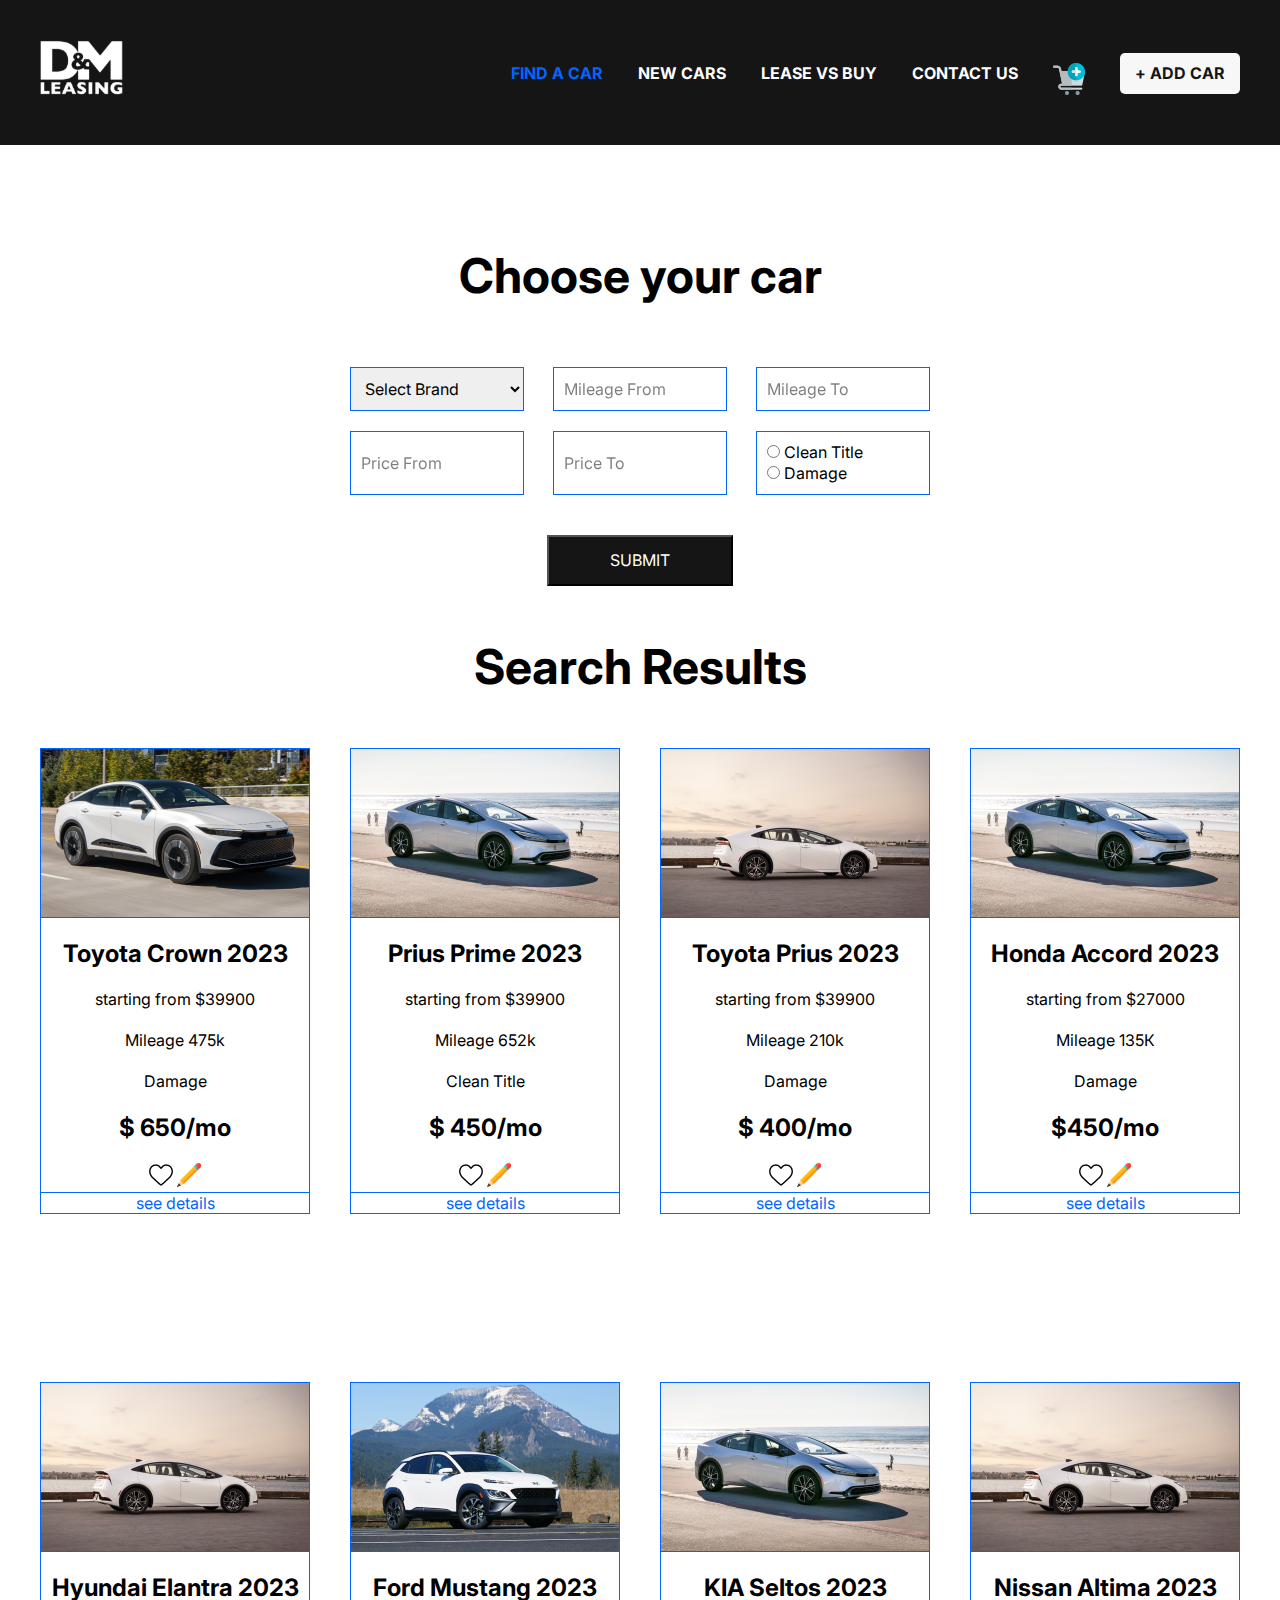
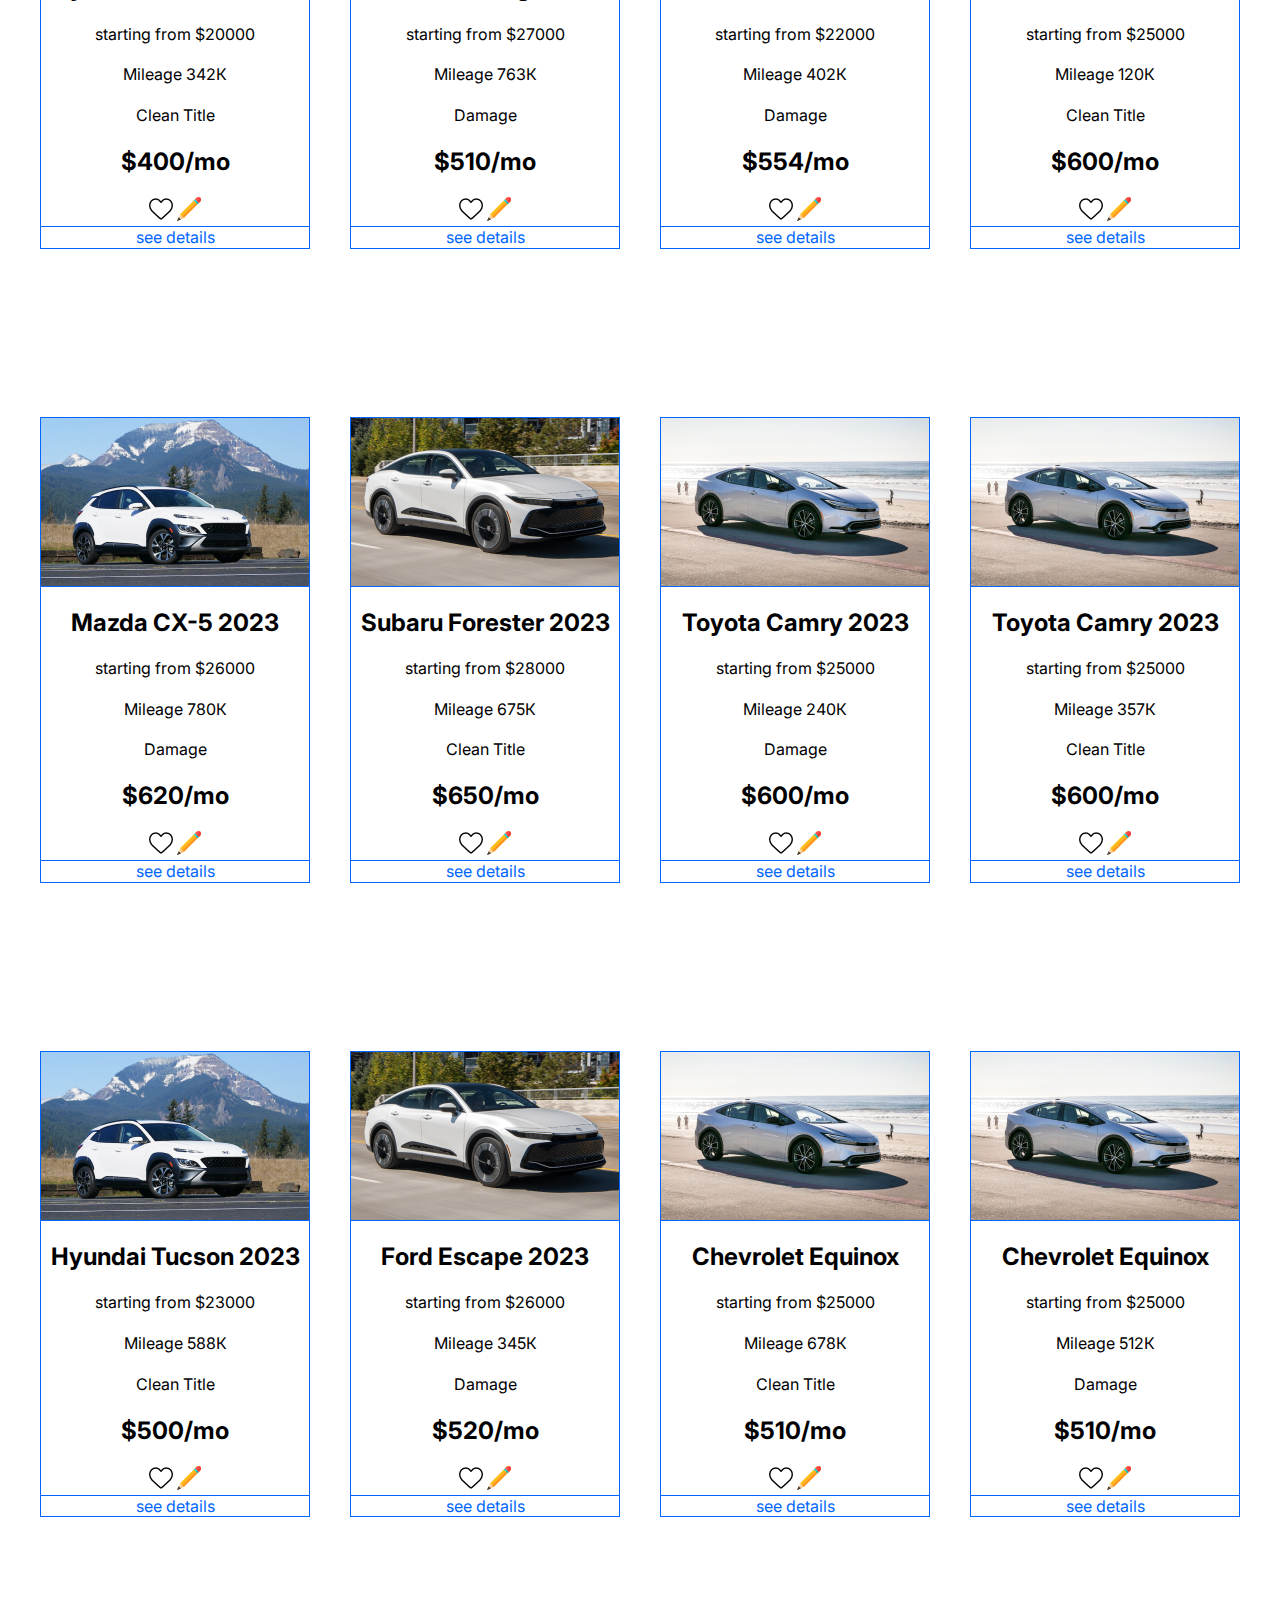
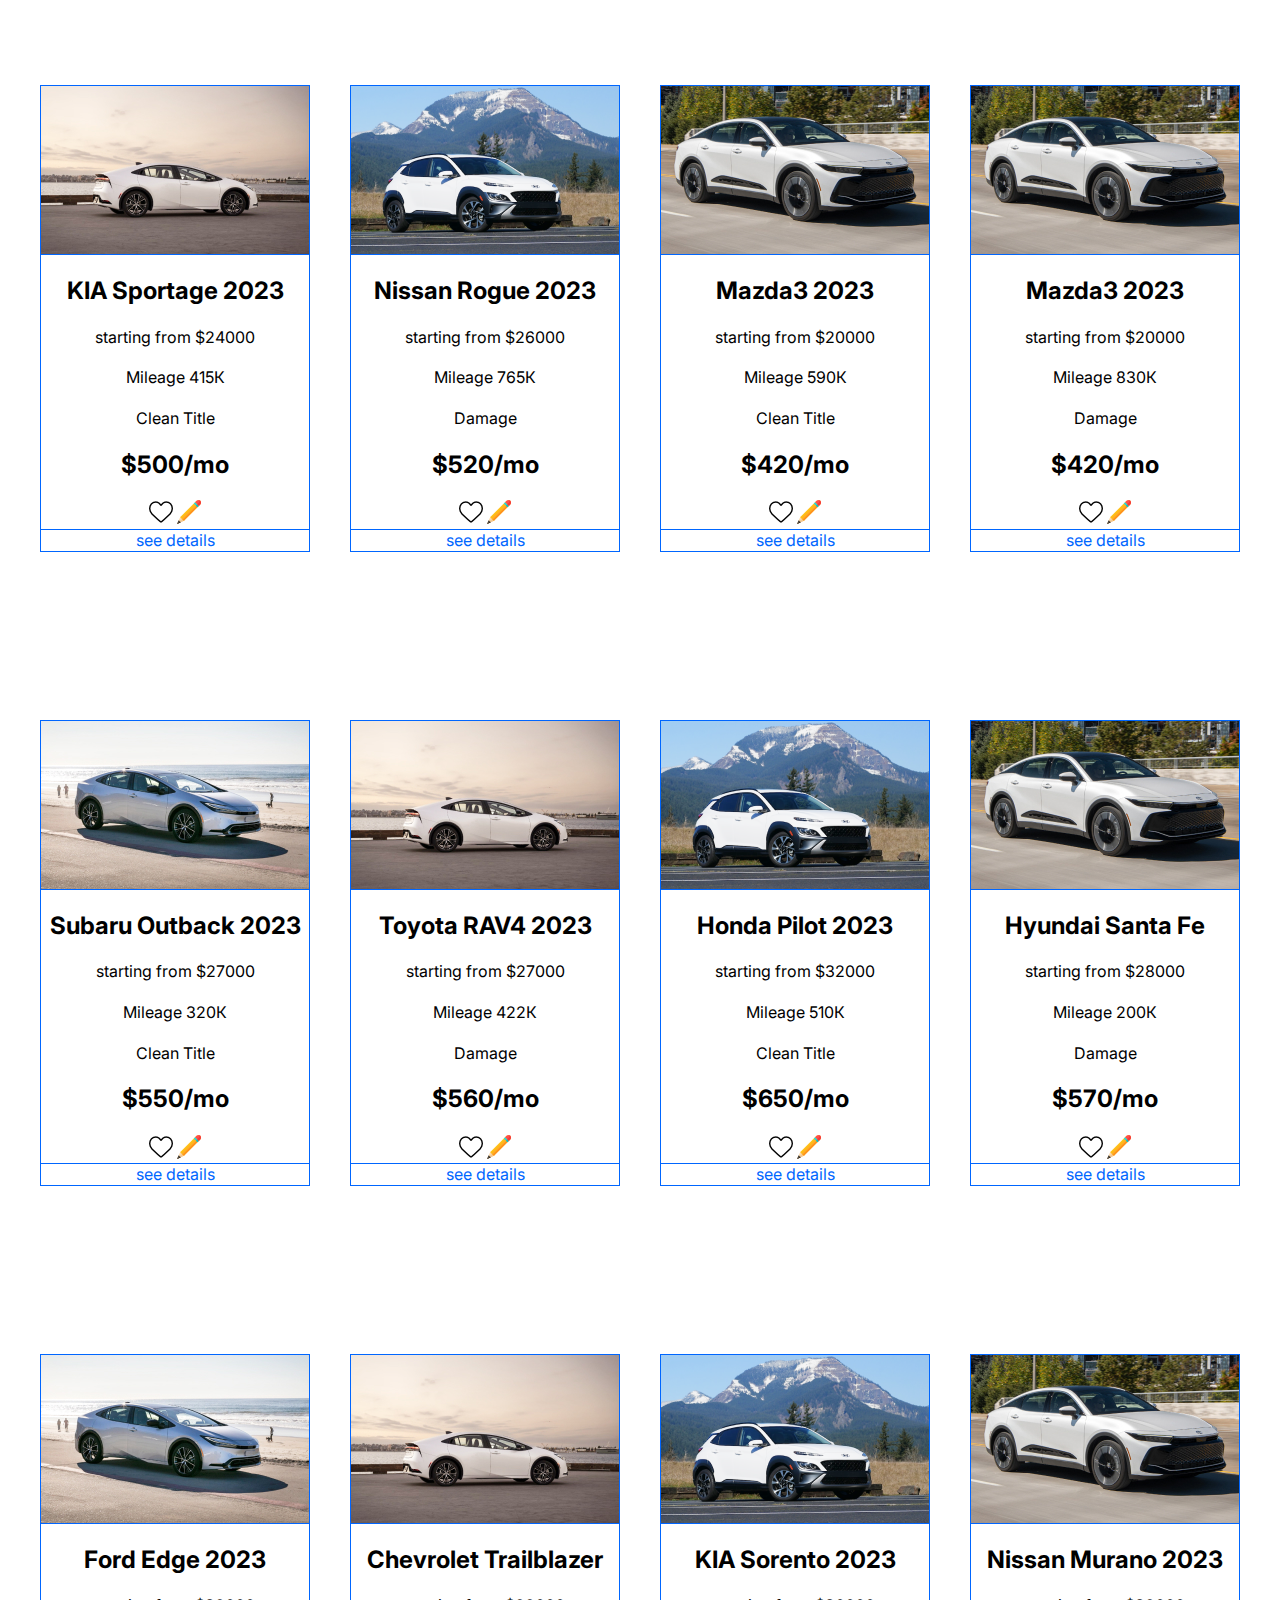
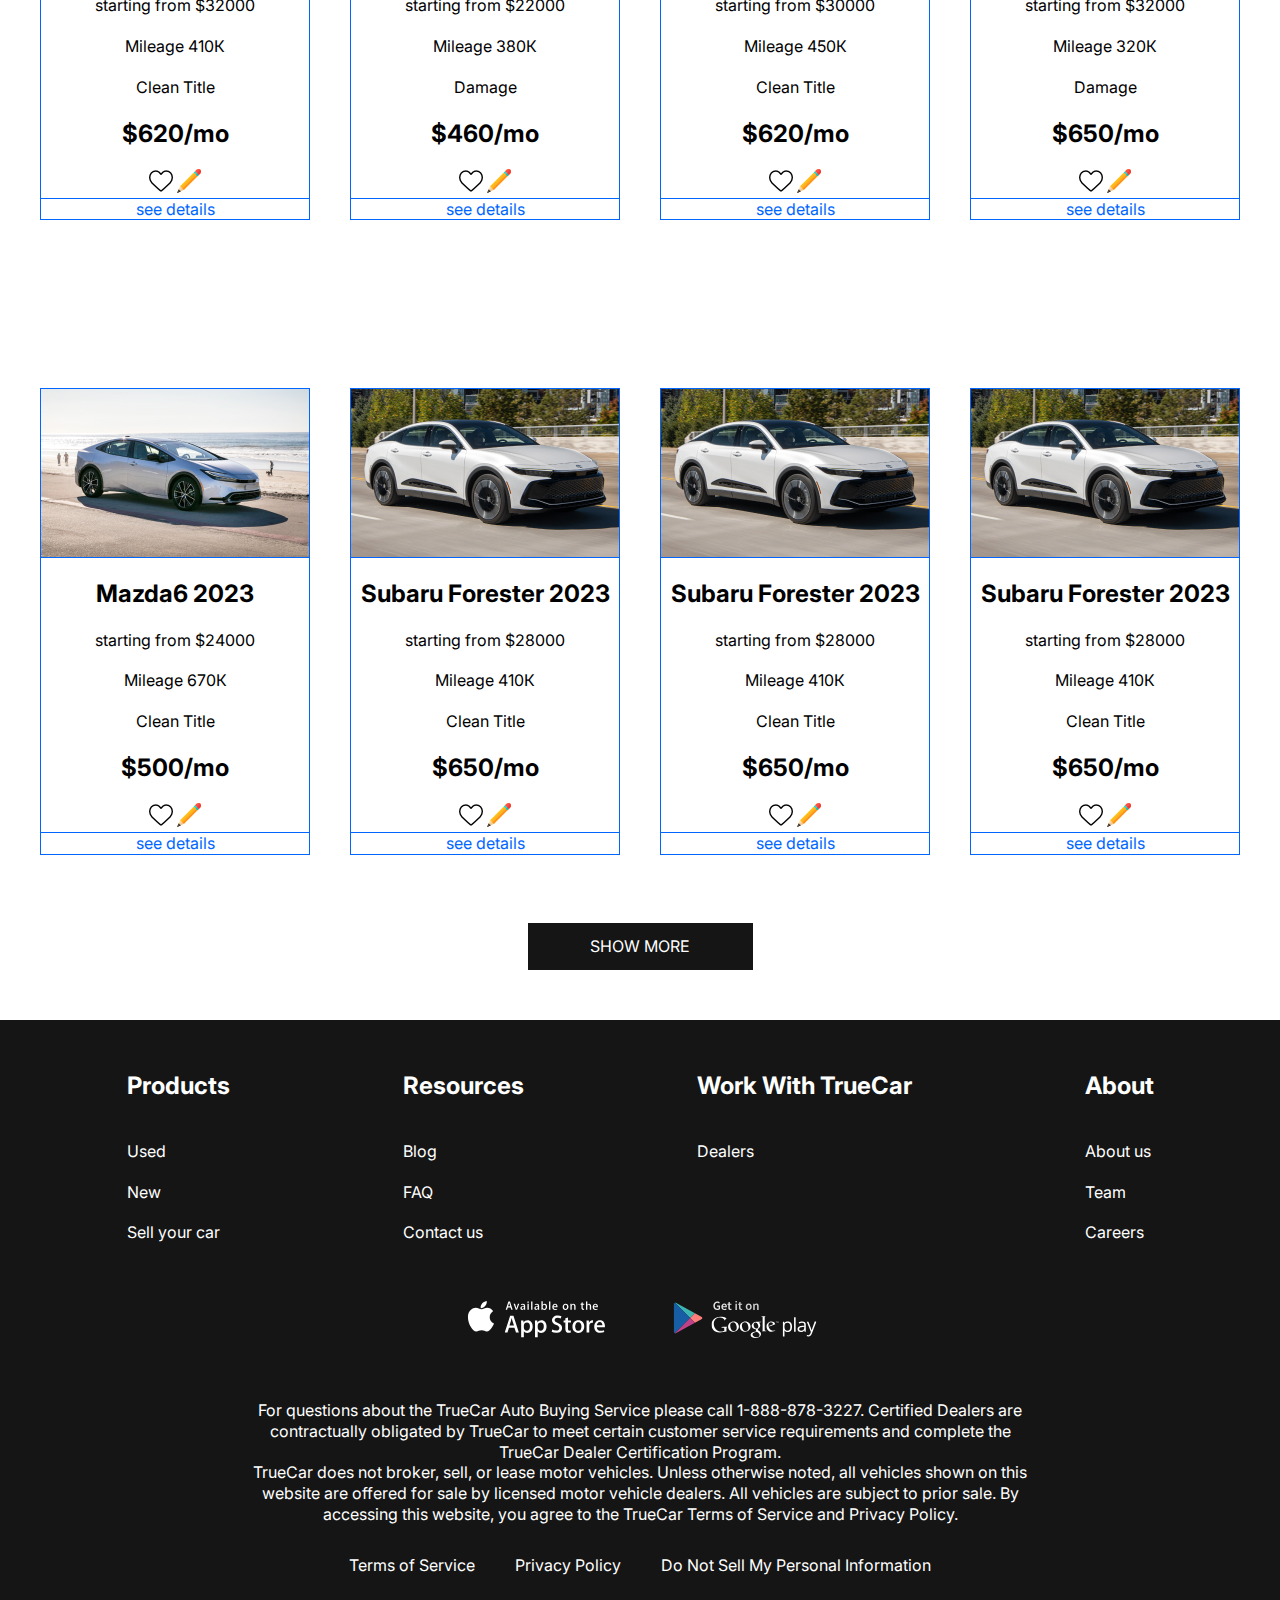
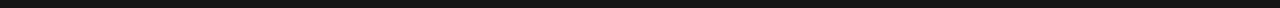
<file: find.html>
<!doctype html>
<html lang="en">
<head>
    <meta charset="UTF-8">
    <meta name="viewport" content="width=device-width, user-scalable=no, initial-scale=1.0, maximum-scale=1.0, minimum-scale=1.0">
    <meta http-equiv="X-UA-Compatible" content="ie=edge">
    <title>D&M LEASING</title>
    <link rel="preconnect" href="https://fonts.googleapis.com">
    <link rel="preconnect" href="https://fonts.gstatic.com" crossorigin>
    <link href="https://fonts.googleapis.com/css2?family=Inter:wght@400;700&display=swap" rel="stylesheet">
    <link rel="stylesheet" href="css/style.css">

    <script src="js/like.js"></script>
    <script src="js/favorites-edit.js"></script>
    <script src="js/visio.js"></script>
    <script src="js/load-cars.js"></script>

</head>
<body>
<div class="wrapper">
    <header class="header">
        <div class="container">
            <div class="header__inner">
                <a href="Index.html" class="logo">
                    <img src="images/logo.svg" alt="" class="logo__img">
                </a>
                <nav class="menu">
                    <ul class="menu__list">
                        <li class="menu__list-item"><a href="find.html" class="menu__list-link menu__list-link--active">Find a car</a></li>
                        <li class="menu__list-item"><a href="new-cars.html" class="menu__list-link">NEW CARS</a></li>
                        <li class="menu__list-item"><a href="LEASE-VS-BUY.html" class="menu__list-link">LEASE VS BUY</a></li>
                        <li class="menu__list-item"><a href="Contacts.html" class="menu__list-link">CONTACT US</a></li>
                        <li class="menu__list-item"><a href="favorite.html" class="menu__list-link menu__fav"><img src="images/like/add-to-cart.png"></a></li>
                        <li class="menu__list-item"><a href="add-car.html" class="menu__list-link menu__add">+ Add car</a></li>
                    </ul>
                </nav>
            </div>
        </div>
    </header>

    <main class="main">
        <section class="choose">
            <div class="container">
                <h2 class="section-title">Choose your car</h2>
                <div class="finder">
                    <form class="search-form">
                        <select class="form__input" name="brand">
                            <option value="">Select Brand</option>
                            <option value="Toyota">Toyota</option>
                            <option value="Honda">Honda</option>
                            <option value="Hyundai">Hyundai</option>
                            <option value="Ford">Ford</option>
                            <option value="Chevrolet">Chevrolet</option>
                            <option value="KIA">KIA</option>
                            <option value="Nissan">Nissan</option>
                            <option value="Mazda">Mazda</option>
                            <option value="Subaru">Subaru</option>
                        </select>

                        <input type="number" class="form__input" name="mileage_from" placeholder="Mileage From" min="0" max="50000" step="50000">
                        <input type="number" class="form__input" name="mileage_to" placeholder="Mileage To" min="0" max="1000000" step="50000">

                        <input type="number" class="form__input" name="price_from" placeholder="Price From" min="0" max="100000" step="5000">
                        <input type="number" class="form__input" name="price_to" placeholder="Price To" min="0" max="100000" step="5000">

                        <div class="form__input">
                            <label>
                                <input type="radio" name="status" value="clean"> Clean Title
                            </label>
                            <br>
                            <label>
                                <input type="radio" name="status" value="damage"> Damage
                            </label>
                        </div>

                        <button class="form__btn" type="submit">SUBMIT</button>
                    </form>
                </div>
                <h2 class="section-title">Search Results</h2>
                <div class="tabs">
                    <div class="tabs__content">
                        <div class="tabs__content-item" id="content-1">
                            <!-- Існуючі картки тут -->
                            <div class="card">
                                <img class="card__img" src="images/card-1.jpg" alt="">
                                <div class="card__content">
                                    <h4 class="card__title">Toyota Crown 2023</h4>
                                    <p class="card__text price">starting from $39900</p>
                                    <p class="card__text mileage">Mileage 475k</p>
                                    <p class="card__text damage">Damage</p>
                                    <p class="card__price">$ 650/mo</p>
                                    <img class="card__img__favorite" src="images/like/heart.png" alt="">
                                    <img class="edit-btn" src="images/like/pencil.png" alt="Edit" style="cursor: pointer;">
                                </div>
                                <a href="#" class="card__link">see details</a>
                            </div>
                            <div class="card">
                                <img class="card__img" src="images/card-2.jpg" alt="">
                                <div class="card__content">
                                    <h4 class="card__title">Prius Prime 2023</h4>
                                    <p class="card__text price">starting from $39900</p>
                                    <p class="card__text mileage">Mileage 652k</p>
                                    <p class="card__text damage">Clean Title</p>
                                    <p class="card__price">$ 450/mo</p>
                                    <img class="card__img__favorite" src="images/like/passion.png" alt="">
                                    <img class="edit-btn" src="images/like/pencil.png" alt="Edit" style="cursor: pointer;">
                                </div>
                                <a href="#" class="card__link">see details</a>
                            </div>
                            <div class="card">
                                <img class="card__img" src="images/card-3.jpg" alt="">
                                <div class="card__content">
                                    <h4 class="card__title">Toyota Prius 2023</h4>
                                    <p class="card__text price">starting from $39900</p>
                                    <p class="card__text mileage">Mileage 210k</p>
                                    <p class="card__text damage">Damage</p>
                                    <p class="card__price">$ 400/mo</p>
                                    <img class="card__img__favorite" src="images/like/heart.png" alt="">
                                    <img class="edit-btn" src="images/like/pencil.png" alt="Edit" style="cursor: pointer;">
                                </div>
                                <a href="#" class="card__link">see details</a>
                            </div>
                            <div class="card">
                                <img class="card__img" src="images/card-2.jpg" alt="">
                                <div class="card__content">
                                    <h4 class="card__title">Honda Accord 2023</h4>
                                    <p class="card__text price">starting from $27000</p>
                                    <p class="card__text mileage">Mileage 135К</p>
                                    <p class="card__text damage">Damage</p>
                                    <p class="card__price">$450/mo</p>
                                    <img class="card__img__favorite" src="images/like/heart.png" alt="">
                                    <img class="edit-btn" src="images/like/pencil.png" alt="Edit" style="cursor: pointer;">
                                </div>
                                <a href="#" class="card__link">see details</a>
                            </div>
                            <div class="card">
                                <img class="card__img" src="images/card-3.jpg" alt="">
                                <div class="card__content">
                                    <h4 class="card__title">Hyundai Elantra 2023</h4>
                                    <p class="card__text price">starting from $20000</p>
                                    <p class="card__text mileage">Mileage 342К</p>
                                    <p class="card__text damage">Clean Title</p>
                                    <p class="card__price">$400/mo</p>
                                    <img class="card__img__favorite" src="images/like/heart.png" alt="">
                                    <img class="edit-btn" src="images/like/pencil.png" alt="Edit" style="cursor: pointer;">
                                </div>
                                <a href="#" class="card__link">see details</a>
                            </div>
                            <div class="card">
                                <img class="card__img" src="images/card-4.jpg" alt="">
                                <div class="card__content">
                                    <h4 class="card__title">Ford Mustang 2023</h4>
                                    <p class="card__text price">starting from $27000</p>
                                    <p class="card__text mileage">Mileage 763К</p>
                                    <p class="card__text damage">Damage</p>
                                    <p class="card__price">$510/mo</p>
                                    <img class="card__img__favorite" src="images/like/heart.png" alt="">
                                    <img class="edit-btn" src="images/like/pencil.png" alt="Edit" style="cursor: pointer;">
                                </div>
                                <a href="#" class="card__link">see details</a>
                            </div>

                            <div class="card">
                                <img class="card__img" src="images/card-2.jpg" alt="">
                                <div class="card__content">
                                    <h4 class="card__title">KIA Seltos 2023</h4>
                                    <p class="card__text price">starting from $22000</p>
                                    <p class="card__text mileage">Mileage 402К</p>
                                    <p class="card__text damage">Damage</p>
                                    <p class="card__price">$554/mo</p>
                                    <img class="card__img__favorite" src="images/like/heart.png" alt="">
                                    <img class="edit-btn" src="images/like/pencil.png" alt="Edit" style="cursor: pointer;">
                                </div>
                                <a href="#" class="card__link">see details</a>
                            </div>
                            <div class="card">
                                <img class="card__img" src="images/card-3.jpg" alt="">
                                <div class="card__content">
                                    <h4 class="card__title">Nissan Altima 2023</h4>
                                    <p class="card__text price">starting from $25000</p>
                                    <p class="card__text mileage">Mileage 120К</p>
                                    <p class="card__text damage">Clean Title</p>
                                    <p class="card__price">$600/mo</p>
                                    <img class="card__img__favorite" src="images/like/heart.png" alt="">
                                    <img class="edit-btn" src="images/like/pencil.png" alt="Edit" style="cursor: pointer;">
                                </div>
                                <a href="#" class="card__link">see details</a>
                            </div>
                            <div class="card">
                                <img class="card__img" src="images/card-4.jpg" alt="">
                                <div class="card__content">
                                    <h4 class="card__title">Mazda CX-5 2023</h4>
                                    <p class="card__text price">starting from $26000</p>
                                    <p class="card__text mileage">Mileage 780К</p>
                                    <p class="card__text damage">Damage</p>
                                    <p class="card__price">$620/mo</p>
                                    <img class="card__img__favorite" src="images/like/heart.png" alt="">
                                    <img class="edit-btn" src="images/like/pencil.png" alt="Edit" style="cursor: pointer;">
                                </div>
                                <a href="#" class="card__link">see details</a>
                            </div>
                            <div class="card">
                                <img class="card__img" src="images/card-1.jpg" alt="">
                                <div class="card__content">
                                    <h4 class="card__title">Subaru Forester 2023</h4>
                                    <p class="card__text price">starting from $28000</p>
                                    <p class="card__text mileage">Mileage 675К</p>
                                    <p class="card__text damage">Clean Title</p>
                                    <p class="card__price">$650/mo</p>
                                    <img class="card__img__favorite" src="images/like/heart.png" alt="">
                                    <img class="edit-btn" src="images/like/pencil.png" alt="Edit" style="cursor: pointer;">
                                </div>
                                <a href="#" class="card__link">see details</a>
                            </div>
                            <div class="card">
                                <img class="card__img" src="images/card-2.jpg" alt="">
                                <div class="card__content">
                                    <h4 class="card__title">Toyota Camry 2023</h4>
                                    <p class="card__text price">starting from $25000</p>
                                    <p class="card__text mileage">Mileage 240К</p>
                                    <p class="card__text damage">Damage</p>
                                    <p class="card__price">$600/mo</p>
                                    <img class="card__img__favorite" src="images/like/heart.png" alt="">
                                    <img class="edit-btn" src="images/like/pencil.png" alt="Edit" style="cursor: pointer;">
                                </div>
                                <a href="#" class="card__link">see details</a>
                            </div>
                            <div class="card">
                                <img class="card__img" src="images/card-2.jpg" alt="">
                                <div class="card__content">
                                    <h4 class="card__title">Toyota Camry 2023</h4>
                                    <p class="card__text price">starting from $25000</p>
                                    <p class="card__text mileage">Mileage 357К</p>
                                    <p class="card__text damage">Clean Title</p>
                                    <p class="card__price">$600/mo</p>
                                    <img class="card__img__favorite" src="images/like/heart.png" alt="">
                                    <img class="edit-btn" src="images/like/pencil.png" alt="Edit" style="cursor: pointer;">
                                </div>
                                <a href="#" class="card__link">see details</a>
                            </div>

                            <div class="card">
                                <img class="card__img" src="images/card-4.jpg" alt="">
                                <div class="card__content">
                                    <h4 class="card__title">Hyundai Tucson 2023</h4>
                                    <p class="card__text price">starting from $23000</p>
                                    <p class="card__text mileage">Mileage 588К</p>
                                    <p class="card__text damage">Clean Title</p>
                                    <p class="card__price">$500/mo</p>
                                    <img class="card__img__favorite" src="images/like/heart.png" alt="">
                                    <img class="edit-btn" src="images/like/pencil.png" alt="Edit" style="cursor: pointer;">
                                </div>
                                <a href="#" class="card__link">see details</a>
                            </div>
                            <div class="card">
                                <img class="card__img" src="images/card-1.jpg" alt="">
                                <div class="card__content">
                                    <h4 class="card__title">Ford Escape 2023</h4>
                                    <p class="card__text price">starting from $26000</p>
                                    <p class="card__text mileage">Mileage 345К</p>
                                    <p class="card__text damage">Damage</p>
                                    <p class="card__price">$520/mo</p>
                                    <img class="card__img__favorite" src="images/like/heart.png" alt="">
                                    <img class="edit-btn" src="images/like/pencil.png" alt="Edit" style="cursor: pointer;">
                                </div>
                                <a href="#" class="card__link">see details</a>
                            </div>
                            <div class="card">
                                <img class="card__img" src="images/card-2.jpg" alt="">
                                <div class="card__content">
                                    <h4 class="card__title">Chevrolet Equinox</h4>
                                    <p class="card__text price">starting from $25000</p>
                                    <p class="card__text mileage">Mileage 678К</p>
                                    <p class="card__text damage">Clean Title</p>
                                    <p class="card__price">$510/mo</p>
                                    <img class="card__img__favorite" src="images/like/heart.png" alt="">
                                    <img class="edit-btn" src="images/like/pencil.png" alt="Edit" style="cursor: pointer;">
                                </div>
                                <a href="#" class="card__link">see details</a>
                            </div>
                            <div class="card">
                                <img class="card__img" src="images/card-2.jpg" alt="">
                                <div class="card__content">
                                    <h4 class="card__title price">Chevrolet Equinox</h4>
                                    <p class="card__text">starting from $25000</p>
                                    <p class="card__text mileage">Mileage 512К</p>
                                    <p class="card__text damage">Damage</p>
                                    <p class="card__price">$510/mo</p>
                                    <img class="card__img__favorite" src="images/like/heart.png" alt="">
                                    <img class="edit-btn" src="images/like/pencil.png" alt="Edit" style="cursor: pointer;">
                                </div>
                                <a href="#" class="card__link">see details</a>
                            </div>
                            <div class="card">
                                <img class="card__img" src="images/card-3.jpg" alt="">
                                <div class="card__content">
                                    <h4 class="card__title">KIA Sportage 2023</h4>
                                    <p class="card__text price">starting from $24000</p>
                                    <p class="card__text mileage">Mileage 415К</p>
                                    <p class="card__text damage">Clean Title</p>
                                    <p class="card__price">$500/mo</p>
                                    <img class="card__img__favorite" src="images/like/heart.png" alt="">
                                    <img class="edit-btn" src="images/like/pencil.png" alt="Edit" style="cursor: pointer;">
                                </div>
                                <a href="#" class="card__link">see details</a>
                            </div>
                            <div class="card">
                                <img class="card__img" src="images/card-4.jpg" alt="">
                                <div class="card__content">
                                    <h4 class="card__title">Nissan Rogue 2023</h4>
                                    <p class="card__text price">starting from $26000</p>
                                    <p class="card__text mileage">Mileage 765К</p>
                                    <p class="card__text damage">Damage</p>
                                    <p class="card__price">$520/mo</p>
                                    <img class="card__img__favorite" src="images/like/heart.png" alt="">
                                    <img class="edit-btn" src="images/like/pencil.png" alt="Edit" style="cursor: pointer;">
                                </div>
                                <a href="#" class="card__link">see details</a>
                            </div>
                            <div class="card">
                                <img class="card__img" src="images/card-1.jpg" alt="">
                                <div class="card__content">
                                    <h4 class="card__title">Mazda3 2023</h4>
                                    <p class="card__text price">starting from $20000</p>
                                    <p class="card__text mileage">Mileage 590К</p>
                                    <p class="card__text damage">Clean Title</p>
                                    <p class="card__price">$420/mo</p>
                                    <img class="card__img__favorite" src="images/like/heart.png" alt="">
                                    <img class="edit-btn" src="images/like/pencil.png" alt="Edit" style="cursor: pointer;">
                                </div>
                                <a href="#" class="card__link">see details</a>
                            </div>
                            <div class="card">
                                <img class="card__img" src="images/card-1.jpg" alt="">
                                <div class="card__content">
                                    <h4 class="card__title">Mazda3 2023</h4>
                                    <p class="card__text price">starting from $20000</p>
                                    <p class="card__text mileage">Mileage 830К</p>
                                    <p class="card__text damage">Damage</p>
                                    <p class="card__price">$420/mo</p>
                                    <img class="card__img__favorite" src="images/like/heart.png" alt="">
                                    <img class="edit-btn" src="images/like/pencil.png" alt="Edit" style="cursor: pointer;">
                                </div>
                                <a href="#" class="card__link">see details</a>
                            </div>
                            <div class="card">
                                <img class="card__img" src="images/card-2.jpg" alt="">
                                <div class="card__content">
                                    <h4 class="card__title">Subaru Outback 2023</h4>
                                    <p class="card__text price">starting from $27000</p>
                                    <p class="card__text mileage">Mileage 320К</p>
                                    <p class="card__text damage">Clean Title</p>
                                    <p class="card__price">$550/mo</p>
                                    <img class="card__img__favorite" src="images/like/heart.png" alt="">
                                    <img class="edit-btn" src="images/like/pencil.png" alt="Edit" style="cursor: pointer;">
                                </div>
                                <a href="#" class="card__link">see details</a>
                            </div>
                            <div class="card">
                                <img class="card__img" src="images/card-3.jpg" alt="">
                                <div class="card__content">
                                    <h4 class="card__title">Toyota RAV4 2023</h4>
                                    <p class="card__text price">starting from $27000</p>
                                    <p class="card__text mileage">Mileage 422К</p>
                                    <p class="card__text damage">Damage</p>
                                    <p class="card__price">$560/mo</p>
                                    <img class="card__img__favorite" src="images/like/heart.png" alt="">
                                    <img class="edit-btn" src="images/like/pencil.png" alt="Edit" style="cursor: pointer;">
                                </div>
                                <a href="#" class="card__link">see details</a>
                            </div>
                            <div class="card">
                                <img class="card__img" src="images/card-4.jpg" alt="">
                                <div class="card__content">
                                    <h4 class="card__title">Honda Pilot 2023</h4>
                                    <p class="card__text price">starting from $32000</p>
                                    <p class="card__text mileage">Mileage 510К</p>
                                    <p class="card__text damage">Clean Title</p>
                                    <p class="card__price">$650/mo</p>
                                    <img class="card__img__favorite" src="images/like/heart.png" alt="">
                                    <img class="edit-btn" src="images/like/pencil.png" alt="Edit" style="cursor: pointer;">
                                </div>
                                <a href="#" class="card__link">see details</a>
                            </div>
                            <div class="card">
                                <img class="card__img" src="images/card-1.jpg" alt="">
                                <div class="card__content">
                                    <h4 class="card__title">Hyundai Santa Fe</h4>
                                    <p class="card__text price">starting from $28000</p>
                                    <p class="card__text mileage">Mileage 200К</p>
                                    <p class="card__text damage">Damage</p>
                                    <p class="card__price">$570/mo</p>
                                    <img class="card__img__favorite" src="images/like/heart.png" alt="">
                                    <img class="edit-btn" src="images/like/pencil.png" alt="Edit" style="cursor: pointer;">
                                </div>
                                <a href="#" class="card__link">see details</a>
                            </div>
                            <div class="card">
                                <img class="card__img" src="images/card-2.jpg" alt="">
                                <div class="card__content">
                                    <h4 class="card__title">Ford Edge 2023</h4>
                                    <p class="card__text price">starting from $32000</p>
                                    <p class="card__text mileage">Mileage 410К</p>
                                    <p class="card__text damage">Clean Title</p>
                                    <p class="card__price">$620/mo</p>
                                    <img class="card__img__favorite" src="images/like/heart.png" alt="">
                                    <img class="edit-btn" src="images/like/pencil.png" alt="Edit" style="cursor: pointer;">
                                </div>
                                <a href="#" class="card__link">see details</a>
                            </div>
                            <div class="card">
                                <img class="card__img" src="images/card-3.jpg" alt="">
                                <div class="card__content">
                                    <h4 class="card__title">Chevrolet Trailblazer</h4>
                                    <p class="card__text price">starting from $22000</p>
                                    <p class="card__text mileage">Mileage 380К</p>
                                    <p class="card__text damage">Damage</p>
                                    <p class="card__price">$460/mo</p>
                                    <img class="card__img__favorite" src="images/like/heart.png" alt="">
                                    <img class="edit-btn" src="images/like/pencil.png" alt="Edit" style="cursor: pointer;">
                                </div>
                                <a href="#" class="card__link">see details</a>
                            </div>
                            <div class="card">
                                <img class="card__img" src="images/card-4.jpg" alt="">
                                <div class="card__content">
                                    <h4 class="card__title">KIA Sorento 2023</h4>
                                    <p class="card__text price">starting from $30000</p>
                                    <p class="card__text mileage">Mileage 450К</p>
                                    <p class="card__text damage">Clean Title</p>
                                    <p class="card__price">$620/mo</p>
                                    <img class="card__img__favorite" src="images/like/heart.png" alt="">
                                    <img class="edit-btn" src="images/like/pencil.png" alt="Edit" style="cursor: pointer;">
                                </div>
                                <a href="#" class="card__link">see details</a>
                            </div>
                            <div class="card">
                                <img class="card__img" src="images/card-1.jpg" alt="">
                                <div class="card__content">
                                    <h4 class="card__title">Nissan Murano 2023</h4>
                                    <p class="card__text price">starting from $32000</p>
                                    <p class="card__text mileage">Mileage 320К</p>
                                    <p class="card__text damage">Damage</p>
                                    <p class="card__price">$650/mo</p>
                                    <img class="card__img__favorite" src="images/like/heart.png" alt="">
                                    <img class="edit-btn" src="images/like/pencil.png" alt="Edit" style="cursor: pointer;">
                                </div>
                                <a href="#" class="card__link">see details</a>
                            </div>
                            <div class="card">
                                <img class="card__img" src="images/card-2.jpg" alt="">
                                <div class="card__content">
                                    <h4 class="card__title">Mazda6 2023</h4>
                                    <p class="card__text price">starting from $24000</p>
                                    <p class="card__text mileage">Mileage 670К</p>
                                    <p class="card__text damage">Clean Title</p>
                                    <p class="card__price">$500/mo</p>
                                    <img class="card__img__favorite" src="images/like/heart.png" alt="">
                                    <img class="edit-btn" src="images/like/pencil.png" alt="Edit" style="cursor: pointer;">
                                </div>
                                <a href="#" class="card__link">see details</a>
                            </div>
                            <div class="card">
                                <img class="card__img" src="images/card-1.jpg" alt="">
                                <div class="card__content">
                                    <h4 class="card__title">Subaru Forester 2023</h4>
                                    <p class="card__text price">starting from $28000</p>
                                    <p class="card__text mileage">Mileage 410К</p>
                                    <p class="card__text damage">Clean Title</p>
                                    <p class="card__price">$650/mo</p>
                                    <img class="card__img__favorite" src="images/like/heart.png" alt="">
                                    <img class="edit-btn" src="images/like/pencil.png" alt="Edit" style="cursor: pointer;">
                                </div>
                                <a href="#" class="card__link">see details</a>
                            </div>
                            <div class="card">
                                <img class="card__img" src="images/card-1.jpg" alt="">
                                <div class="card__content">
                                    <h4 class="card__title">Subaru Forester 2023</h4>
                                    <p class="card__text price">starting from $28000</p>
                                    <p class="card__text mileage">Mileage 410К</p>
                                    <p class="card__text damage">Clean Title</p>
                                    <p class="card__price">$650/mo</p>
                                    <img class="card__img__favorite" src="images/like/heart.png" alt="">
                                    <img class="edit-btn" src="images/like/pencil.png" alt="Edit" style="cursor: pointer;">
                                </div>
                                <a href="#" class="card__link">see details</a>
                            </div>

                            <div class="card">
                                <img class="card__img" src="images/card-1.jpg" alt="">
                                <div class="card__content">
                                    <h4 class="card__title">Subaru Forester 2023</h4>
                                    <p class="card__text price">starting from $28000</p>
                                    <p class="card__text mileage">Mileage 410К</p>
                                    <p class="card__text damage">Clean Title</p>
                                    <p class="card__price">$650/mo</p>
                                    <img class="card__img__favorite" src="images/like/heart.png" alt="">
                                    <img class="edit-btn" src="images/like/pencil.png" alt="Edit" style="cursor: pointer;">
                                </div>
                                <a href="#" class="card__link">see details</a>
                            </div>
                            <!-- модальне вікно -->
                            <div id="editModal" class="modal">
                                <div class="modal-content">
                                    <span class="close">&times;</span>
                                    <h2>Edit Car Details</h2>
                                    <form id="editForm">
                                        <label for="editTitle">Title:</label>
                                        <input type="text" id="editTitle" name="title">
                                        <label for="editPrice">Price:</label>
                                        <input type="text" id="editPrice" name="price">
                                        <label for="editMileage">Mileage:</label>
                                        <input type="text" id="editMileage" name="mileage">
                                        <label for="editDamage">Damage:</label>
                                        <input type="text" id="editDamage" name="damage">
                                        <label for="editMonthly">Monthly:</label>
                                        <input type="text" id="editMonthly" name="monthly">
                                        <button type="submit">Save</button>
                                    </form>
                                </div>
                            </div>
                        </div>
                    </div>
                </div>
                <a href="#" class="showmore-link">SHOW MORE</a>
            </div>
        </section>
    </main>
    <footer class="footer">
        <div class="container">
            <nav class="footer__menu">
                <ul class="footer__menu-list">
                    <li class="footer__menu-item"><p class="footer__menu-title">Products</p></li>
                    <li class="footer__menu-item"><a href="#" class="footer__menu-link">Used</a></li>
                    <li class="footer__menu-item"><a href="#" class="footer__menu-link">New</a></li>
                    <li class="footer__menu-item"><a href="#" class="footer__menu-link">Sell your car</a></li>
                </ul>
                <ul class="footer__menu-list">
                    <li class="footer__menu-item"><p class="footer__menu-title">Resources</p></li>
                    <li class="footer__menu-item"><a href="#" class="footer__menu-link">Blog</a></li>
                    <li class="footer__menu-item"><a href="#" class="footer__menu-link">FAQ</a></li>
                    <li class="footer__menu-item"><a href="#" class="footer__menu-link">Contact us</a></li>
                </ul>
                <ul class="footer__menu-list">
                    <li class="footer__menu-item"><p class="footer__menu-title">Work With TrueCar</p></li>
                    <li class="footer__menu-item"><a href="#" class="footer__menu-link">Dealers</a></li>
                    <li class="footer__menu-item"><a href="#" class="footer__menu-link"></a></li>
                </ul>
                <ul class="footer__menu-list">
                    <li class="footer__menu-item"><p class="footer__menu-title">About</p></li>
                    <li class="footer__menu-item"><a href="#" class="footer__menu-link">About us</a></li>
                    <li class="footer__menu-item"><a href="#" class="footer__menu-link">Team</a></li>
                    <li class="footer__menu-item"><a href="#" class="footer__menu-link">Careers</a></li>
                </ul>
            </nav>
            <ul class="app">
                <li class="app__item">
                    <a href="#" class="app__item-link">
                        <img class="app__item-img" src="images/app%20store.svg" alt="App Store">
                    </a>
                </li>
                <li class="app__item">
                    <a href="#" class="app__item-link">
                        <img class="app__item-img" src="images/google%20play%20logo.svg" alt="Google Play">
                    </a>
                </li>
            </ul>
            <div class="footer__copy">
                <p class="footer__copy-text">
                    For questions about the TrueCar Auto Buying Service please call 1-888-878-3227.
                    Certified Dealers are contractually obligated by TrueCar to meet certain customer service requirements and complete the TrueCar Dealer Certification Program.
                </p>
                <p class="footer__copy-text">
                    TrueCar does not broker, sell, or lease motor vehicles. Unless otherwise noted, all vehicles shown on this website are offered for sale by licensed motor vehicle dealers. All vehicles are subject to prior sale. By accessing this website, you agree to the TrueCar Terms of Service and Privacy Policy.
                </p>
            </div>
            <nav class="copy__nav">
                <ul class="copy__nav-list">
                    <li class="copy__nav-item"><a href="#" class="copy__nav-link">Terms of Service</a></li>
                    <li class="copy__nav-item"><a href="#" class="copy__nav-link">Privacy Policy</a></li>
                    <li class="copy__nav-item"><a href="#" class="copy__nav-link">Do Not Sell My Personal Information</a></li>
                </ul>
            </nav>
        </div>
    </footer>
</div>
</body>
</html>
</file>
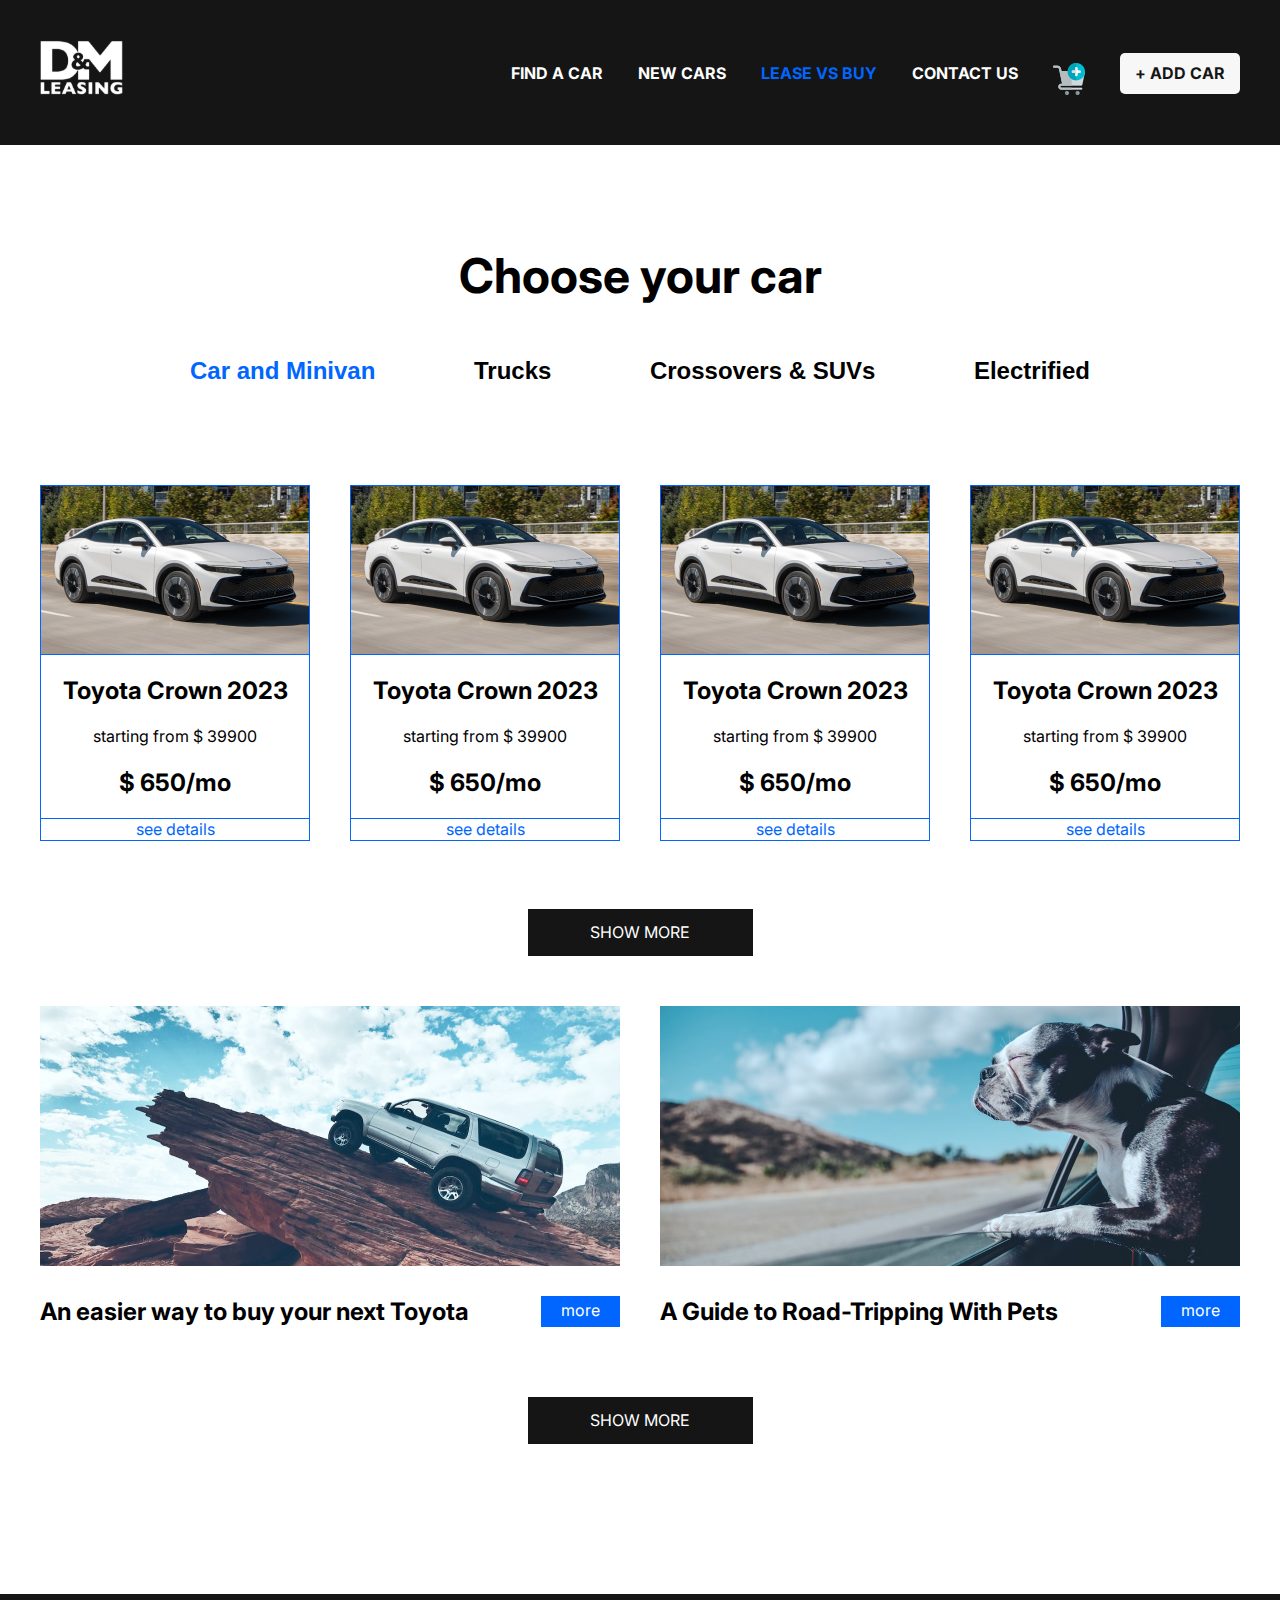
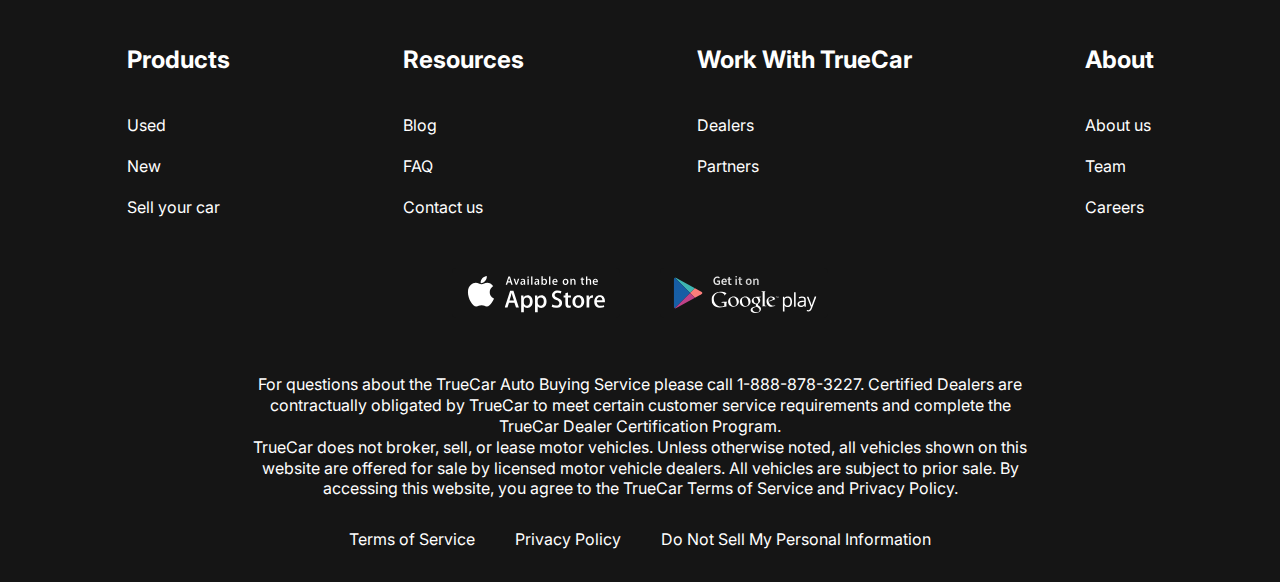
<file: LEASE-VS-BUY.html>
<!doctype html>
<html lang="en">
<head>
    <meta charset="UTF-8">
    <meta name="viewport"
          content="width=device-width, user-scalable=no, initial-scale=1.0, maximum-scale=1.0, minimum-scale=1.0">
    <meta http-equiv="X-UA-Compatible" content="ie=edge">
    <title>D&M LEASING</title>
    <link rel="preconnect" href="https://fonts.googleapis.com">
    <link rel="preconnect" href="https://fonts.gstatic.com" crossorigin>
    <link href="https://fonts.googleapis.com/css2?family=Inter:wght@400;700&display=swap" rel="stylesheet">
    <link rel="stylesheet" href="css/style.css">
</head>
<body>
<div class="wrapper">
    <header class="header">
        <div class="container">
            <div class="header__inner">
                <a href="Index.html" class="logo">
                    <img src="images/logo.svg" alt="" class="logo__img">
                </a>
                <nav class="menu">
                    <ul class="menu__list">
                        <li class="menu__list-item"><a href="find.html" class="menu__list-link">Find a car</a></li>
                        <li class="menu__list-item"><a href="new-cars.html" class="menu__list-link">NEW CARS</a></li>
                        <li class="menu__list-item"><a href="LEASE-VS-BUY.html" class="menu__list-link  menu__list-link--active">LEASE VS BUY</a></li>
                        <li class="menu__list-item"><a href="Contacts.html" class="menu__list-link">CONTACT US</a></li>
                        <li class="menu__list-item"><a href="favorite.html" class="menu__list-link menu__fav"><img src="images/like/add-to-cart.png"></a></li>
                        <li class="menu__list-item"><a href="add-car.html" class="menu__list-link menu__add">+ Add car</a></li>
                    </ul>
                </nav>
            </div>
        </div>
    </header>

    <main class="main">
        <section class="choose">
            <div class="container">
                <h2 class="section-title">
                    Choose your car
                </h2>
                <div class="tabs">
                    <div class="tabs__btn">
                        <button class="tabs__btn-item tabs__btn-item--active" data-button="content-1">Car and Minivan</button>
                        <button class="tabs__btn-item" data-button="content-2">Trucks</button>
                        <button class="tabs__btn-item" data-button="content-3">Crossovers & SUVs</button>
                        <button class="tabs__btn-item" data-button="content-4">Electrified</button>
                    </div>
                    <div class="tabs__content">
                        <div class="tabs__content-item" id="content-1">
                            <div class="card">
                                <img class="card__img" src="images/card-1.jpg" alt="">
                                <div class="card__content">
                                    <h4 class="card__title">Toyota Crown 2023</h4>
                                    <p class="card__text">starting from $ 39900</p>
                                    <p class="card__price">$ 650/mo</p>
                                </div>
                                <a href="#" class="card__link">see details</a>
                            </div>
                            <div class="card">
                                <img class="card__img" src="images/card-1.jpg" alt="">
                                <div class="card__content">
                                    <h4 class="card__title">Toyota Crown 2023</h4>
                                    <p class="card__text">starting from $ 39900</p>
                                    <p class="card__price">$ 650/mo</p>
                                </div>
                                <a href="#" class="card__link">see details</a>
                            </div>
                            <div class="card">
                                <img class="card__img" src="images/card-1.jpg" alt="">
                                <div class="card__content">
                                    <h4 class="card__title">Toyota Crown 2023</h4>
                                    <p class="card__text">starting from $ 39900</p>
                                    <p class="card__price">$ 650/mo</p>
                                </div>
                                <a href="#" class="card__link">see details</a>
                            </div>
                            <div class="card">
                                <img class="card__img" src="images/card-1.jpg" alt="">
                                <div class="card__content">
                                    <h4 class="card__title">Toyota Crown 2023</h4>
                                    <p class="card__text">starting from $ 39900</p>
                                    <p class="card__price">$ 650/mo</p>
                                </div>
                                <a href="#" class="card__link">see details</a>
                            </div>
                        </div>
                        <div class="tabs__content-item" id="content-2" style="display: none;">
                            <div class="card">
                                <img class="card__img" src="images/card-2.jpg" alt="">
                                <div class="card__content">
                                    <h4 class="card__title">Truck Model 1</h4>
                                    <p class="card__text">starting from $ 45000</p>
                                    <p class="card__price">$ 700/mo</p>
                                </div>
                                <a href="#" class="card__link">see details</a>
                            </div>
                            <div class="card">
                                <img class="card__img" src="images/card-2.jpg" alt="">
                                <div class="card__content">
                                    <h4 class="card__title">Truck Model 1</h4>
                                    <p class="card__text">starting from $ 45000</p>
                                    <p class="card__price">$ 700/mo</p>
                                </div>
                                <a href="#" class="card__link">see details</a>
                            </div>
                            <div class="card">
                                <img class="card__img" src="images/card-2.jpg" alt="">
                                <div class="card__content">
                                    <h4 class="card__title">Truck Model 1</h4>
                                    <p class="card__text">starting from $ 45000</p>
                                    <p class="card__price">$ 700/mo</p>
                                </div>
                                <a href="#" class="card__link">see details</a>
                            </div>
                            <div class="card">
                                <img class="card__img" src="images/card-2.jpg" alt="">
                                <div class="card__content">
                                    <h4 class="card__title">Truck Model 1</h4>
                                    <p class="card__text">starting from $ 45000</p>
                                    <p class="card__price">$ 700/mo</p>
                                </div>
                                <a href="#" class="card__link">see details</a>
                            </div>
                        </div>

                        <div class="tabs__content-item" id="content-3" style="display: none;">
                            <div class="card">
                                <img class="card__img" src="images/card-3.jpg" alt="">
                                <div class="card__content">
                                    <h4 class="card__title">SUV Model 1</h4>
                                    <p class="card__text">starting from $ 48000</p>
                                    <p class="card__price">$ 750/mo</p>
                                </div>
                                <a href="#" class="card__link">see details</a>
                            </div>
                            <div class="card">
                                <img class="card__img" src="images/card-3.jpg" alt="">
                                <div class="card__content">
                                    <h4 class="card__title">SUV Model 1</h4>
                                    <p class="card__text">starting from $ 48000</p>
                                    <p class="card__price">$ 750/mo</p>
                                </div>
                                <a href="#" class="card__link">see details</a>
                            </div>
                            <div class="card">
                                <img class="card__img" src="images/card-3.jpg" alt="">
                                <div class="card__content">
                                    <h4 class="card__title">SUV Model 1</h4>
                                    <p class="card__text">starting from $ 48000</p>
                                    <p class="card__price">$ 750/mo</p>
                                </div>
                                <a href="#" class="card__link">see details</a>
                            </div>
                            <div class="card">
                                <img class="card__img" src="images/card-3.jpg" alt="">
                                <div class="card__content">
                                    <h4 class="card__title">SUV Model 1</h4>
                                    <p class="card__text">starting from $ 48000</p>
                                    <p class="card__price">$ 750/mo</p>
                                </div>
                                <a href="#" class="card__link">see details</a>
                            </div>

                        </div>

                        <div class="tabs__content-item" id="content-4" style="display: none;">
                            <div class="card">
                                <img class="card__img" src="images/Electrified/tesla1.jpg" alt="">
                                <div class="card__content">
                                    <h4 class="card__title">Tesla Cybertruck</h4>
                                    <p class="card__text">starting from $ 50000</p>
                                    <p class="card__price">$ 800/mo</p>
                                </div>
                                <a href="#" class="card__link">see details</a>
                            </div>
                            <div class="card">
                                <img class="card__img" src="images/Electrified/tesla2.jpg" alt="">
                                <div class="card__content">
                                    <h4 class="card__title">Tesla Model Y</h4>
                                    <p class="card__text">starting from $ 50000</p>
                                    <p class="card__price">$ 800/mo</p>
                                </div>
                                <a href="#" class="card__link">see details</a>
                            </div>
                            <div class="card">
                                <img class="card__img" src="images/Electrified/tesla3.jpg" alt="">
                                <div class="card__content">
                                    <h4 class="card__title">Tesla Model X</h4>
                                    <p class="card__text">starting from $ 50000</p>
                                    <p class="card__price">$ 800/mo</p>
                                </div>
                                <a href="#" class="card__link">see details</a>
                            </div>
                            <div class="card">
                                <img class="card__img" src="images/Electrified/tesla4.jpg" alt="">
                                <div class="card__content">
                                    <h4 class="card__title">Tesla Model S</h4>
                                    <p class="card__text">starting from $ 50000</p>
                                    <p class="card__price">$ 800/mo</p>
                                </div>
                                <a href="#" class="card__link">see details</a>
                            </div>
                        </div>
                    </div>
                </div>
                <a href="#" class="showmore-link" >SHOW MORE</a>
            </div>
        </section>
        <section class="blog">
            <div class="container">
                <div class="blog__items">
                    <div class="blog__item">
                        <img src="images/blog-1.jpg" alt="" class="blog__item-img">
                        <h4 class="blog__item-title">
                            An easier way to buy your next Toyota
                        </h4>
                        <a href="#" class="blog__item-link">more</a>
                    </div>
                    <div class="blog__item">
                        <img src="images/blog-2.jpg" alt="" class="blog__item-img">
                        <h4 class="blog__item-title">
                            A Guide to Road-Tripping With Pets
                        </h4>
                        <a href="#" class="blog__item-link">more</a>
                    </div>
                </div>
                <a href="#" class="showmore-link" >SHOW MORE</a>
            </div>
        </section>
    </main>
    <footer class="footer">
        <div class="container">
            <nav class="footer__menu">
                <ul class="footer__menu-list">
                    <li class="footer__menu-item"><p class="footer__menu-title">Products</p></li>
                    <li class="footer__menu-item"><a href="#" class="footer__menu-link">Used</a></li>
                    <li class="footer__menu-item"><a href="#" class="footer__menu-link">New</a></li>
                    <li class="footer__menu-item"><a href="#" class="footer__menu-link">Sell your car</a></li></ul>
                <ul class="footer__menu-list">
                    <li class="footer__menu-item"><p class="footer__menu-title">Resources</p></li>
                    <li class="footer__menu-item"><a href="#" class="footer__menu-link">Blog</a></li>
                    <li class="footer__menu-item"><a href="#" class="footer__menu-link">FAQ</a></li>
                    <li class="footer__menu-item"><a href="#" class="footer__menu-link">Contact us</a></li></ul>
                <ul class="footer__menu-list">
                    <li class="footer__menu-item"><p class="footer__menu-title">Work With TrueCar</p></li>
                    <li class="footer__menu-item"><a href="#" class="footer__menu-link">Dealers</a></li>
                    <li class="footer__menu-item"><a href="#" class="footer__menu-link">Partners</a></li>
                    <li class="footer__menu-item"><a href="#" class="footer__menu-link"></a></li></ul>
                <ul class="footer__menu-list">
                    <li class="footer__menu-item"><p class="footer__menu-title">About</p></li>
                    <li class="footer__menu-item"><a href="#" class="footer__menu-link">About us</a></li>
                    <li class="footer__menu-item"><a href="#" class="footer__menu-link">Team</a></li>
                    <li class="footer__menu-item"><a href="#" class="footer__menu-link">Careers</a></li></ul>
            </nav>
            <ul class="app">
                <li class="app__item">
                    <a href="#" class="app__item-link">
                        <img class="app__item-img" src="images/app%20store.svg" alt="App Store">
                    </a>
                </li>
                <li class="app__item">
                    <a href="#" class="app__item-link">
                        <img class="app__item-img" src="images/google%20play%20logo.svg" alt="Google Play">
                    </a>
                </li>
            </ul>
            <div class="footer__copy">
                <p class="footer__copy-text">
                    For questions about the TrueCar Auto Buying Service please call 1-888-878-3227.
                    Certified Dealers are contractually obligated by TrueCar to meet certain customer service requirements and complete the TrueCar Dealer Certification Program.
                </p>
                <p class="footer__copy-text">
                    TrueCar does not broker, sell, or lease motor vehicles. Unless otherwise noted, all vehicles shown on this website are offered for sale by licensed motor vehicle dealers. All vehicles are subject to prior sale. By accessing this website, you agree to the TrueCar Terms of Service and Privacy Policy.
                </p>
            </div>
            <nav class="copy__nav">
                <ul class="copy__nav-list">
                    <li class="copy__nav-item"><a href="#" class="copy__nav-link">Terms of Service</a></li>
                    <li class="copy__nav-item"><a href="#" class="copy__nav-link">Privacy Policy</a></li>
                    <li class="copy__nav-item"><a href="#" class="copy__nav-link">Do Not Sell My Personal Information</a></li>
                </ul>
            </nav>
        </div>
    </footer>
</div>

<script>
    document.addEventListener('DOMContentLoaded', function() {
        const buttons = document.querySelectorAll('.tabs__btn-item');
        const contents = document.querySelectorAll('.tabs__content-item');

        buttons.forEach(button => {
            button.addEventListener('click', () => {
                // Remove active class from all buttons
                buttons.forEach(btn => btn.classList.remove('tabs__btn-item--active'));
                // Hide all content items
                contents.forEach(content => content.style.display = 'none');

                // Add active class to clicked button
                button.classList.add('tabs__btn-item--active');
                // Show the corresponding content item
                const contentId = button.getAttribute('data-button');
                document.getElementById(contentId).style.display = 'grid';
            });
        });
    });
</script>
</body>
</html>
</file>
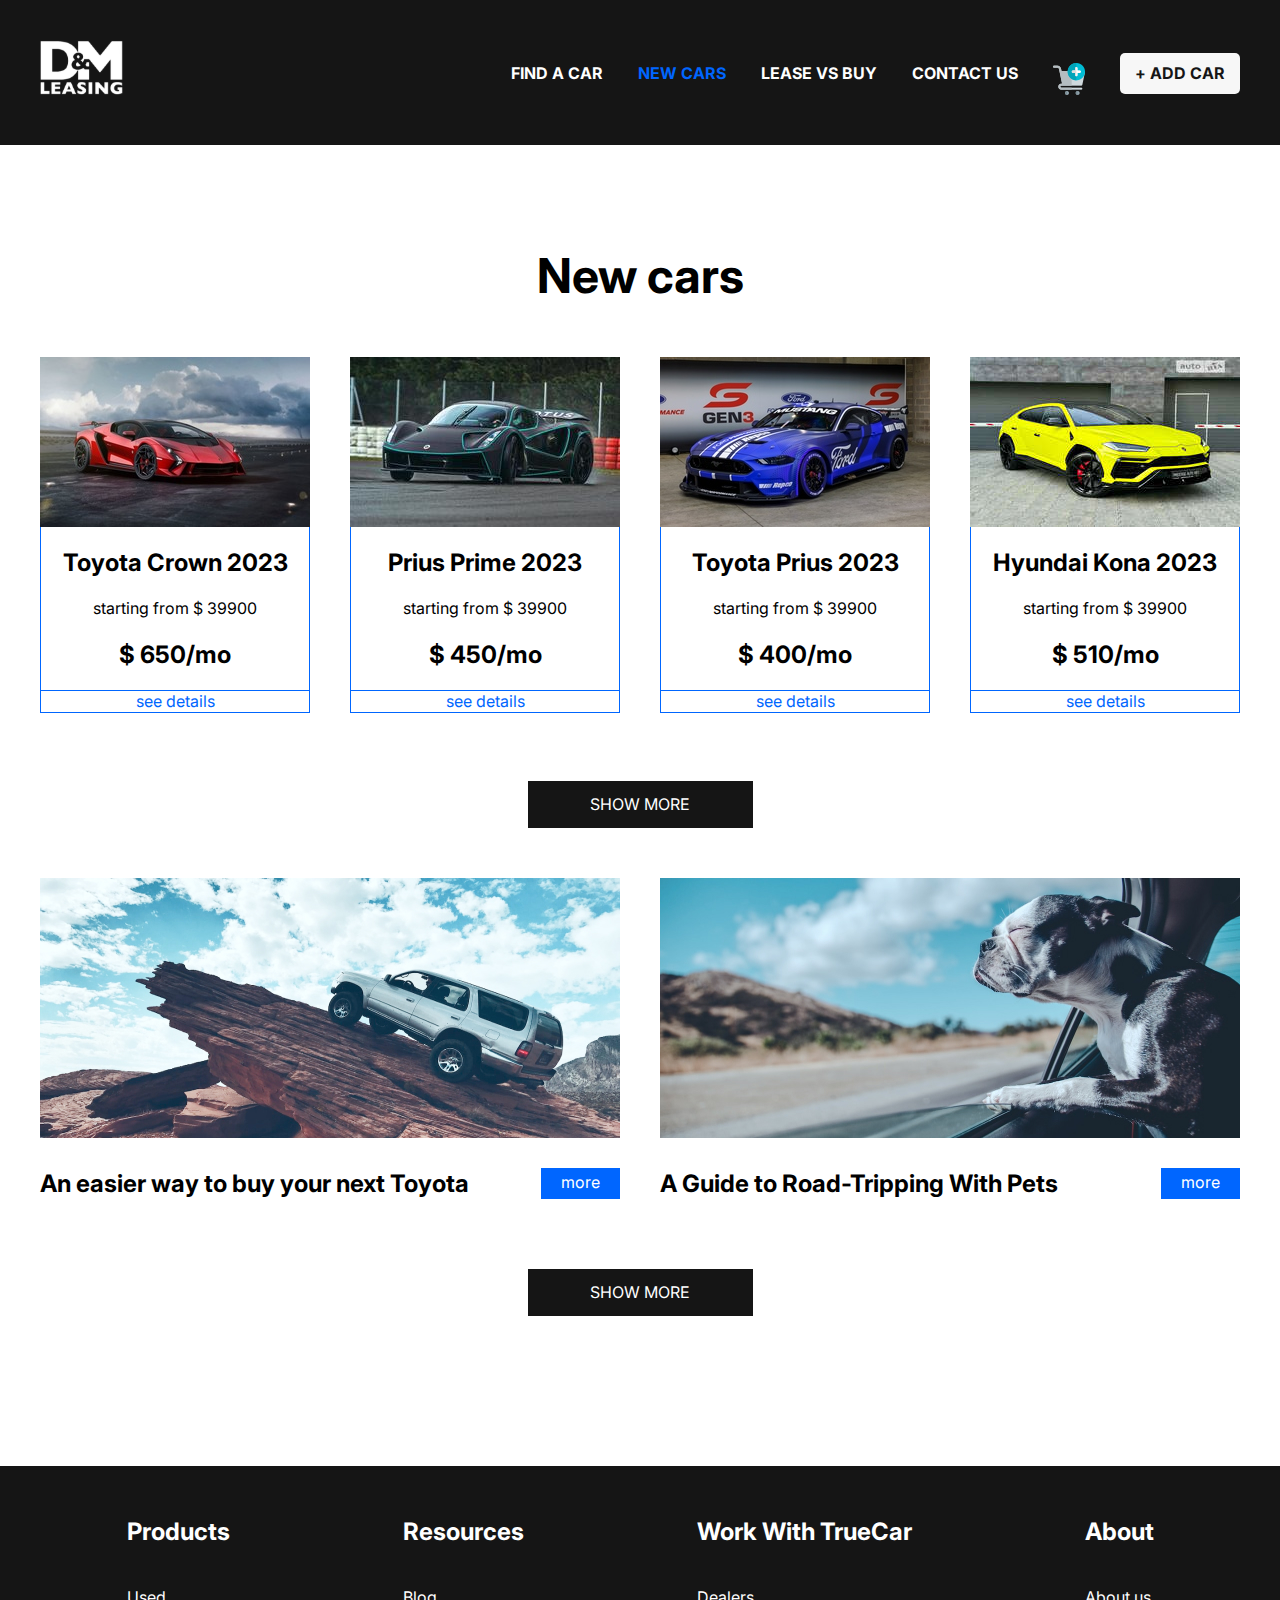
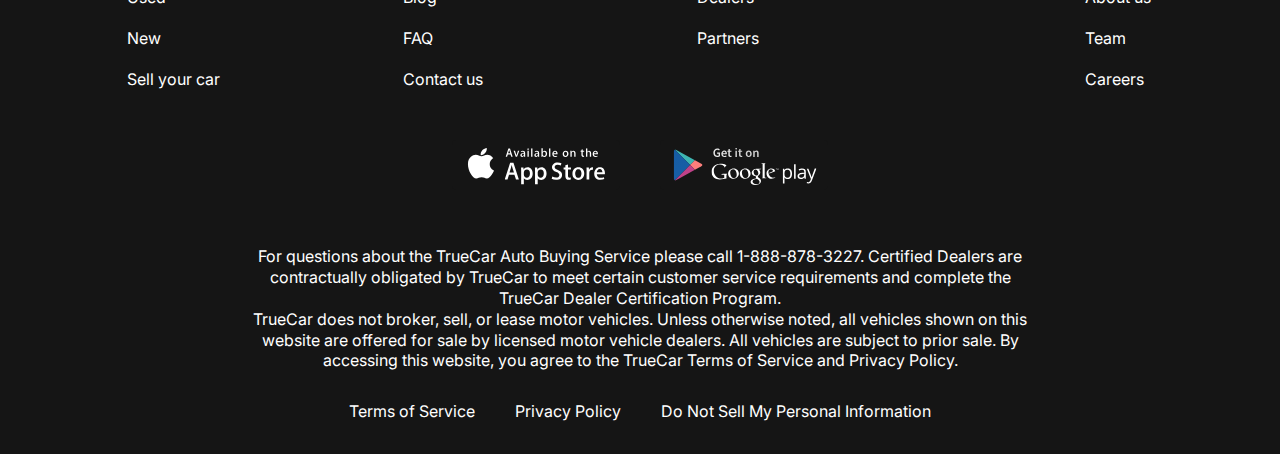
<file: new-cars.html>
<!doctype html>
<html lang="en">
<head>
    <meta charset="UTF-8">
    <meta name="viewport"
          content="width=device-width, user-scalable=no, initial-scale=1.0, maximum-scale=1.0, minimum-scale=1.0">
    <meta http-equiv="X-UA-Compatible" content="ie=edge">
    <title>D&M LEASING</title>
    <link rel="preconnect" href="https://fonts.googleapis.com">
    <link rel="preconnect" href="https://fonts.gstatic.com" crossorigin>
    <link href="https://fonts.googleapis.com/css2?family=Inter:wght@400;700&display=swap" rel="stylesheet">
    <link rel="stylesheet" href="css/style.css">
</head>
<body>
    <div class="wrapper">
        <header class="header">
            <div class="container">
                <div class="header__inner">
                    <a href="Index.html" class="logo">
                        <img src="images/logo.svg" alt="" class="logo__img">
                    </a>
                    <nav class="menu">
                        <ul class="menu__list">
                            <li class="menu__list-item"><a href="find.html" class="menu__list-link">Find a car</a></li>
                            <li class="menu__list-item"><a href="new-cars.html" class="menu__list-link menu__list-link--active">NEW CARS</a></li>
                            <li class="menu__list-item"><a href="LEASE-VS-BUY.html" class="menu__list-link">LEASE VS BUY</a></li>
                            <li class="menu__list-item"><a href="Contacts.html" class="menu__list-link">CONTACT US</a></li>
                            <li class="menu__list-item"><a href="favorite.html" class="menu__list-link menu__fav"><img src="images/like/add-to-cart.png"></a></li>
                            <li class="menu__list-item"><a href="add-car.html" class="menu__list-link menu__add">+ Add car</a></li>
                        </ul>
                    </nav>
                </div>
            </div>
        </header>

        <main class="main">
            <section class="choose">
                <div class="container">
                    <h2 class="section-title">
                        New cars
                    </h2>
                    <div class="tabs">
                        <div class="tabs__content">
                            <div class="tabs__content-item" id="content-1">
                                <div class="card">
                                    <img class="card__img" src="images/top/card1.jpeg" alt="">
                                    <div class="card__content">
                                        <h4 class="card__title">Toyota Crown 2023</h4>
                                        <p class="card__text">starting from $ 39900</p>
                                        <p class="card__price">$ 650/mo</p>
                                    </div>
                                    <a href="#" class="card__link">see details</a>

                                </div>
                                <div class="card">
                                    <img class="card__img" src="images/top/card3.jpeg" alt="">
                                    <div class="card__content">
                                        <h4 class="card__title">Prius Prime 2023</h4>
                                        <p class="card__text">starting from $ 39900</p>
                                        <p class="card__price">$ 450/mo</p>
                                    </div>
                                    <a href="#" class="card__link">see details</a>

                                </div>
                                <div class="card">
                                    <img class="card__img" src="images/top/card4.jpeg" alt="">
                                    <div class="card__content">
                                        <h4 class="card__title">Toyota Prius 2023</h4>
                                        <p class="card__text">starting from $ 39900</p>
                                        <p class="card__price">$ 400/mo</p>
                                    </div>
                                    <a href="#" class="card__link">see details</a>

                                </div>
                                <div class="card">
                                    <img class="card__img" src="images/top/card2.jpg" alt="">
                                    <div class="card__content">
                                        <h4 class="card__title">Hyundai Kona 2023</h4>
                                        <p class="card__text">starting from $ 39900</p>
                                        <p class="card__price">$ 510/mo</p>
                                    </div>
                                    <a href="#" class="card__link">see details</a>
                                </div>
                            </div>
                        </div>
                    </div>
                    <a href="#" class="showmore-link" >SHOW MORE</a>
                </div>
            </section>
            <section class="blog">
                <div class="container">
                    <div class="blog__items">
                        <div class="blog__item">
                            <img src="images/blog-1.jpg" alt="" class="blog__item-img">
                            <h4 class="blog__item-title">
                                An easier way to buy your next Toyota
                            </h4>
                            <a href="#" class="blog__item-link">more</a>
                        </div>
                        <div class="blog__item">
                            <img src="images/blog-2.jpg" alt="" class="blog__item-img">
                            <h4 class="blog__item-title">
                                A Guide to Road-Tripping With Pets
                            </h4>
                            <a href="#" class="blog__item-link">more</a>
                        </div>
                    </div>
                    <a href="#" class="showmore-link" >SHOW MORE</a>
                </div>
            </section>
        </main>
        <footer class="footer">
            <div class="container">
                <nav class="footer__menu">
                    <ul class="footer__menu-list">
                        <li class="footer__menu-item"><p class="footer__menu-title">Products</p></li>
                        <li class="footer__menu-item"><a href="#" class="footer__menu-link">Used</a></li>
                        <li class="footer__menu-item"><a href="#" class="footer__menu-link">New</a></li>
                        <li class="footer__menu-item"><a href="#" class="footer__menu-link">Sell your car</a></li></ul>
                    <ul class="footer__menu-list">
                        <li class="footer__menu-item"><p class="footer__menu-title">Resources</p></li>
                        <li class="footer__menu-item"><a href="#" class="footer__menu-link">Blog</a></li>
                        <li class="footer__menu-item"><a href="#" class="footer__menu-link">FAQ</a></li>
                        <li class="footer__menu-item"><a href="#" class="footer__menu-link">Contact us</a></li></ul>
                    <ul class="footer__menu-list">
                        <li class="footer__menu-item"><p class="footer__menu-title">Work With TrueCar</p></li>
                        <li class="footer__menu-item"><a href="#" class="footer__menu-link">Dealers</a></li>
                        <li class="footer__menu-item"><a href="#" class="footer__menu-link">Partners</a></li>
                        <li class="footer__menu-item"><a href="#" class="footer__menu-link"></a></li></ul>
                    <ul class="footer__menu-list">
                        <li class="footer__menu-item"><p class="footer__menu-title">About</p></li>
                        <li class="footer__menu-item"><a href="#" class="footer__menu-link">About us</a></li>
                        <li class="footer__menu-item"><a href="#" class="footer__menu-link">Team</a></li>
                        <li class="footer__menu-item"><a href="#" class="footer__menu-link">Careers</a></li></ul>
                </nav>
                <ul class="app">
                    <li class="app__item">
                        <a href="#" class="app__item-link">
                            <img class="app__item-img" src="images/app%20store.svg" alt="App Store">
                        </a>
                    </li>
                    <li class="app__item">
                        <a href="#" class="app__item-link">
                            <img class="app__item-img" src="images/google%20play%20logo.svg" alt="Google Play">
                        </a>
                    </li>
                </ul>
                <div class="footer__copy">
                    <p class="footer__copy-text">
                        For questions about the TrueCar Auto Buying Service please call 1-888-878-3227.
                        Certified Dealers are contractually obligated by TrueCar to meet certain customer service requirements and complete the TrueCar Dealer Certification Program.
                    </p>
                    <p class="footer__copy-text">
                        TrueCar does not broker, sell, or lease motor vehicles. Unless otherwise noted, all vehicles shown on this website are offered for sale by licensed motor vehicle dealers. All vehicles are subject to prior sale. By accessing this website, you agree to the TrueCar Terms of Service and Privacy Policy.
                    </p>
                </div>
                <nav class="copy__nav">
                    <ul class="copy__nav-list">
                        <li class="copy__nav-item"><a href="#" class="copy__nav-link">Terms of Service</a></li>
                        <li class="copy__nav-item"><a href="#" class="copy__nav-link">Privacy Policy</a></li>
                        <li class="copy__nav-item"><a href="#" class="copy__nav-link">Do Not Sell My Personal Information</a></li>
                    </ul>
                </nav>
            </div>
        </footer>
    </div>
</body>
</html>
</file>
<file: css/style.css>
html{
    box-sizing: border-box;
}
html, body{
    height: 100%;
}
*, *::after, *::before{
    box-sizing: inherit;
    margin: 0;
    padding: 0;
}
.section-title{
    margin-bottom: 50px;
    font-size: 48px;
    font-weight: 700;
    text-align: center;
}
.wrapper{
    min-height: 100%;
    display: flex;
    flex-direction: column;
}
ul{
    list-style: none;
}
a{
    text-decoration: none;
    color: inherit;
}
.container{
    max-width: 1220px;
    margin: 0 auto;
    padding: 0 10px;
}
body{
    font-family: 'Inter', sans-serif;
    font-size: 16px;
    font-weight: 400;
    line-height: 1.3;
}
.header{
    background-color: #151515;
}
.header-main{
   background-color: transparent;
    position: absolute;
    z-index: 10;
    left: 0;
    right: 0;

}
.header__inner{
    padding-top: 40px;
    padding-bottom: 45px;
    display: flex;
    justify-content: space-between;
    align-items: flex-end;
}
.menu__list{
    display: flex;
    gap: 35px;
}
.menu__list-link{
    color: white;
    text-transform: uppercase;
    font-weight: 700;
}
.menu__list-link--active{
    color: #0066ff;
}

.footer{
    background-color: #151515;
    padding: 50px 0 32px;
    color: #fff;
}
.footer__menu{
    display: flex;
    justify-content: space-around;
    margin-bottom: 50px;
}
.footer__menu-list{
    max-width: 250px;
}
.footer__menu-title{
    font-size: 24px;
    font-weight: 700;
    padding-bottom: 20px;
}
.footer__menu-item + .footer__menu-item{
    padding-top: 20px;
}
.app{
    display: flex;
    justify-content: center;
    gap: 40px;
    margin-bottom: 52px;
}
.footer__copy{
    max-width: 800px;
    margin: 0 auto 30px;
    text-align: center;
}
.copy__nav-list{
    display: flex;
    gap: 40px;
    justify-content: center;
}
.main{
    flex-grow: 1;
}
.top{
    color: white;
    text-align: center;
    padding-top: 240px;
    padding-bottom: 50px;
    position: absolute;
    z-index: 5;
    left: 0;
    right: 0;

}
.title{

    padding-bottom: 30px;
    font-size: 96px;
    font-weight: 700;
}
.top__link{
    background-color: #151515;
    padding: 23px;
    max-width: 430px;
    display: inline-block;
    font-size: 36px;
    font-weight: 700;
    width: 100% ;
}
.swiper-slide{
    background-repeat: no-repeat;
    background-size: cover;
    background-position: center;
    height: 100vh;
}
.swiper::after{
    content: '';
    background: rgba(21, 21, 21, .3);
    position: absolute;
    z-index: 5;
    left: 0;
    right: 0;
}

.swiper-pagination-bullet{
    width: 120px;
    height: 3px;
    background-color: #151515;
    border-radius: 0;
    opacity: 1;
    margin: 0 15px !important;
}
.swiper-pagination-bullets.swiper-pagination-horizontal{
    bottom: 50px;
}
.swiper-pagination-bullet-active{
    height: 6px;
    background-color: white;
}
.why-lease{
    padding: 150px 0;

}
.why-lease__list{
    display: grid;
    grid-template-columns: repeat(4, 1fr);
    gap: 40px;
    text-align: center;
}

.why-lease__item-img{
    margin-bottom: 30px;
}
.why-lease__item-title{
    margin-bottom: 30px;
    font-size: 24px;
    font-weight: 700;
}
.why-lease__item-text{
    text-align: left;
}
.how-does{
    padding-bottom: 150px;
}
.how-does__inner{
    max-width: 600px;
    margin: 0 auto;
}
.how__does-title{
    font-size: 24px;
    font-weight: 700;
    padding-top: 50px;
}
.how__does-list{
    padding: 50px 0 70px;
    counter-reset: myCounter;
}
.how__does-item{
    list-style-type: none;
    width: 270px;
    position: relative;
    margin-left: auto;
    padding: 19px 0 19px 250px;
    box-sizing: content-box;
    min-height: 63px;
}
.how__does-item + .how__does-item{
    margin-top: 40px;
}
.how__does-item::before{
    counter-increment: myCounter;
    content: counter(myCounter);
    display: flex;
    justify-content: center;
    align-items: center;
    font-size: 48px;
    font-weight: 700;
    background-color: #0066ff;
    width: 100px;
    height: 100px;
    border-radius: 50%;
    color: #ffffff;
    position: absolute;
    left: 0;
    top: 0;
}
.video{
    padding-bottom: 150px;
}
.video__title{
    margin-bottom: 20px;

}
.video__text{
    margin-bottom: 50px;
    font-size: 24px;
    font-weight: 700;
    text-align: center;
}
.video__content{
    margin: 0 auto;
    display: block;
}
.important{
    padding-bottom: 150px;
}
.important__title{
    margin-bottom: 20px;
}
.important__text{
    max-width: 580px;
    margin: 0 auto 50px;
}
.important__list{
    display: grid;
    grid-template-columns: repeat(4, 1fr);
}
.important__item-img{
    margin-bottom: 20px;
}
.contacts{
     padding: 100px 0 150px;
}
.contacts__title{
    margin-bottom: 20px;
}
.contacts__text{
    text-align: center;
    font-weight: 700;
    font-size: 24px;
    margin-bottom: 50px;
    padding: 0 100px;
}
form{
    max-width: 580px;
    margin: 0 auto;
    display: flex;
    justify-content: space-between;
    flex-wrap: wrap;
}
.form__input{
    width: 270px;
    padding: 18px 20px;
    display: inline-block;
    border: 1px solid #0066FF;
    margin-bottom: 50px;
    font-family: 'Inter', sans-serif;
    font-size: 16px;
    font-weight: 400;
    line-height: 1.3;
    color: #000;
}
.form__input::placeholder{
    font-family: 'Inter', sans-serif;
    font-size: 16px;
    font-weight: 400;
    line-height: 1.3;
    color: #000;
    opacity: 0.5;
}
.form__textarea{
    width: 100%;
    resize: none;
    padding: 28px 20px;
    height: 290px;
    border: 1px solid #0066FF;
    font-family: 'Inter', sans-serif;
    font-size: 16px;
    font-weight: 400;
    line-height: 1.3;
    color: #000;
    margin-bottom: 50px;

}
.form__textarea::placeholder{
    font-family: 'Inter', sans-serif;
    font-size: 16px;
    font-weight: 400;
    line-height: 1.3;
    color: #000;
    opacity: 0.5;
}
.form__btn{
    text-transform: uppercase;
    color: #fff;
    background-color: #151515;
    padding: 13px 61px;
    margin: 0 auto;
    font-family: 'Inter', sans-serif;
    font-size: 16px;
    font-weight: 400;
    line-height: 1.3;
}
.blog{
    padding-bottom: 150px;

}
.blog__items{
    display: grid;
    grid-template-columns: repeat(2, 1fr);
    gap: 40px;
    margin-bottom: 70px;
}
.blog__item{
    display: flex;
    justify-content: space-between;
    flex-wrap: wrap;

}
.blog__item-img{
    margin-bottom: 30px;
    width: 100%;
}
.blog__item-title{
    flex-basis: 446px;
    font-size: 24px;
    font-weight: 700;
}
.blog__item-link{
    color: #ffffff;
    background-color: #0066ff;
    padding: 4px 20px;
}
.showmore-link{
    text-transform: uppercase;
    color: #fff;
    background-color: #151515;
    padding: 13px;
    margin: 0 auto;
    width: 225px;
    font-family: 'Inter', sans-serif;
    font-size: 16px;
    font-weight: 400;
    line-height: 1.3;
    display: block;
    text-align: center;
}
.choose{
    padding: 100px 0 50px;
}
.tabs__btn{
    padding: 0 150px;
    display: flex;
    justify-content: space-between;
    gap: 80px;
    padding-bottom: 100px;
}
.tabs__btn-item{
    font-size: 24px;
    font-weight: 700;
    cursor: pointer;
    border: none;
    background-color: transparent;
    padding: 0;
}
.tabs__btn-item--active{
    color: #0066ff;
}
.tabs__content-item{
    display: grid;
    grid-template-columns: repeat(4, 1fr);
    gap: 100px 40px;
}
.card{
    text-align: center;
}
.card__content{
    padding: 0 5px;
    border: 1px solid #0066ff;
    border-top: 0;
}
.card__img{
    display: block;
}
.card__title{
    font-size: 24px;
    font-weight: 700;
    margin-bottom: 20px;
    padding-top: 20px;
}
.card__text{
    margin-bottom: 20px;
}
.card__price{
    margin-bottom: 20px;
    font-weight: 700;
    font-size: 24px;
}

.card__link{
    display: block;
    color: #0066ff;
    border: 1px solid #0066ff;
    border-top: 0;
    margin-bottom: 68px;
}






.search-section, .results-section, .add-car-section {
    padding: 50px 0;
    background-color: #f9f9f9;
}

.search-form, .add-car-form {
    display: flex;
    justify-content: space-between;
    flex-wrap: wrap;
    margin-bottom: 20px;
}

.form__input {
    width: 30%;
    padding: 10px;
    margin: 10px 0;
}

.results-container {
    display: grid;
    grid-template-columns: repeat(3, 1fr);
    gap: 20px;
}

.results-container .card {
    border: 1px solid #ddd;
    padding: 20px;
    background-color: white;
    text-align: center;
}

.results-container .card img {
    max-width: 100%;
    height: auto;
}

.results-container .card .card__title {
    font-size: 24px;
    margin: 15px 0;
}

.results-container .card .card__text {
    font-size: 18px;
    margin: 10px 0;
}

.results-container .card .card__price {
    font-size: 20px;
    font-weight: bold;
    margin: 10px 0;
}
.form__btn{
    margin-top: 30px;
    margin-bottom: 30px;
}
.modal {
    display: none;
    position: fixed;
    z-index: 1;
    left: 0;
    top: 0;
    width: 100%;
    height: 100%;
    overflow: auto;
    background-color: rgb(0,0,0);
    background-color: rgba(0,0,0,0.4);
    padding-top: 60px;
}

.modal-content {
    background-color: #fefefe;
    margin: 5% auto;
    padding: 20px;
    border: 1px solid #888;
    width: 80%;
}

.close {
    color: #aaa;
    float: right;
    font-size: 28px;
    font-weight: bold;
}

.close:hover,
.close:focus {
    color: black;
    text-decoration: none;
    cursor: pointer;
}
/* Загальні стилі для модального вікна */
.modal {
    display: none;
    position: fixed;
    z-index: 1000;
    left: 0;
    top: 0;
    width: 100%;
    height: 100%;
    overflow: auto;
    background-color: rgba(0, 0, 0, 0.5);
    padding-top: 60px;
}

.modal-content {
    background-color: #fefefe;
    margin: 5% auto;
    padding: 20px;
    border: 1px solid #888;
    width: 80%;
    max-width: 600px;
    border-radius: 8px;
    box-shadow: 0 4px 8px rgba(0, 0, 0, 0.2);
    font-family: 'Inter', sans-serif;
}

.modal-content .close {
    color: #aaa;
    float: right;
    font-size: 28px;
    font-weight: bold;
    cursor: pointer;
}

.modal-content .close:hover,
.modal-content .close:focus {
    color: #000;
    text-decoration: none;
}

.modal-content h2 {
    font-size: 24px;
    margin-bottom: 20px;
    color: #333;
}

.modal-content form {
    display: flex;
    flex-direction: column;
}

.modal-content label {
    font-size: 16px;
    margin-bottom: 5px;
    color: #555;
}

.modal-content input[type="text"] {
    font-size: 14px;
    padding: 10px;
    margin-bottom: 15px;
    border: 1px solid #ccc;
    border-radius: 4px;
    width: 100%;
    box-sizing: border-box;
}

.modal-content button[type="submit"] {
    background-color: #4CAF50;
    color: white;
    padding: 10px 20px;
    border: none;
    border-radius: 4px;
    cursor: pointer;
    font-size: 16px;
}

.modal-content button[type="submit"]:hover {
    background-color: #45a049;
}
.menu__list-link.menu__add {
    background-color: #f7f7f7;
    color: #151515;
    padding: 10px 15px;
    margin-top: -10px;
    border-radius: 5px;
    font-size: 16px;
    font-weight: bold;
    text-transform: uppercase;
    display: inline-block;

}



.menu__list-link.menu__add:hover {
    background-color: #555;
}
.menu__fav{
    margin-top: -10px;
}
</file>
<file: css/add-style.css>
#carList {
    display: flex;
    flex-wrap: wrap;
    gap: 20px;
    justify-content: space-between;
    margin-top: 20px;
}

.card {
    flex: 0 1 calc(25% - 20px);
    text-align: center;
    border: 1px solid #ddd;
    overflow: hidden;
    background-color: #fff;
    box-shadow: 0 4px 8px rgba(0, 0, 0, 0.1);
    margin-bottom: 20px;
}

.card__img {
    width: 100%;
    height: 200px;
    object-fit: cover;
}

.card__content {
    padding: 0 5px;
    border: 1px solid #0066ff;
    border-top: 0;
}

.card__title {
    font-size: 24px;
    font-weight: 700;
    margin-bottom: 20px;
    padding-top: 20px;
}

.card__text {
    margin-bottom: 20px;
}

.card__price {
    margin-bottom: 20px;
    font-weight: 700;
    font-size: 24px;
}

.card__link {
    display: block;
    color: #0066ff;
    border: 1px solid #0066ff;
    border-top: 0;
    text-decoration: none;
    padding: 10px 0;
    margin-bottom: 0;
}

.card__link:hover {
    background-color: #f0f0f0;
}

.card__img__favorite,
.edit-btn {
    cursor: pointer;
    margin: 0 5px;
}

.add-car-section {
    padding: 50px 0;
    background-color: #f9f9f9;
}

.add-car-form {
    display: flex;
    justify-content: space-between;
    flex-wrap: wrap;
    margin-bottom: 20px;
}

.form__input-wrapper {
    width: 30%;
}

.form__input {
    width: 100%;
    padding: 10px;
    margin: 10px 0;
}

.form__btn {
    margin-top: 30px;
    margin-bottom: 30px;
    background-color: #151515;
    color: #fff;
    padding: 15px 30px;
    border: none;
    cursor: pointer;
}

.results-container {
    display: grid;
    grid-template-columns: repeat(3, 1fr);
    gap: 20px;
}

.results-container .card {
    border: 1px solid #ddd;
    padding: 20px;
    background-color: white;
    text-align: center;
}

.results-container .card img {
    max-width: 100%;
    height: auto;
}

.results-container .card .card__title {
    font-size: 24px;
    margin: 15px 0;
}

.results-container .card .card__text {
    font-size: 18px;
    margin: 10px 0;
}

.results-container .card .card__price {
    font-size: 20px;
    font-weight: bold;
    margin: 10px 0;
}

.file-input-wrapper {
    position: relative;
    width: 100%;
}

.file-input {
    width: 100%;
    padding: 10px;
    opacity: 0;
    position: absolute;
    left: 0;
    top: 0;
    cursor: pointer;
}

.file-input-label {
    display: inline-block;
    padding: 10px;
    background-color: #151515;
    color: #fff;
    border: 1px solid #ddd;
    cursor: pointer;
    width: 100%;
    text-align: center;
    box-sizing: border-box;
}

.file-input:hover + .file-input-label {
    background-color: #333;
}
.file-input-wrapper{
    margin-top: 10px;
}
</file>
